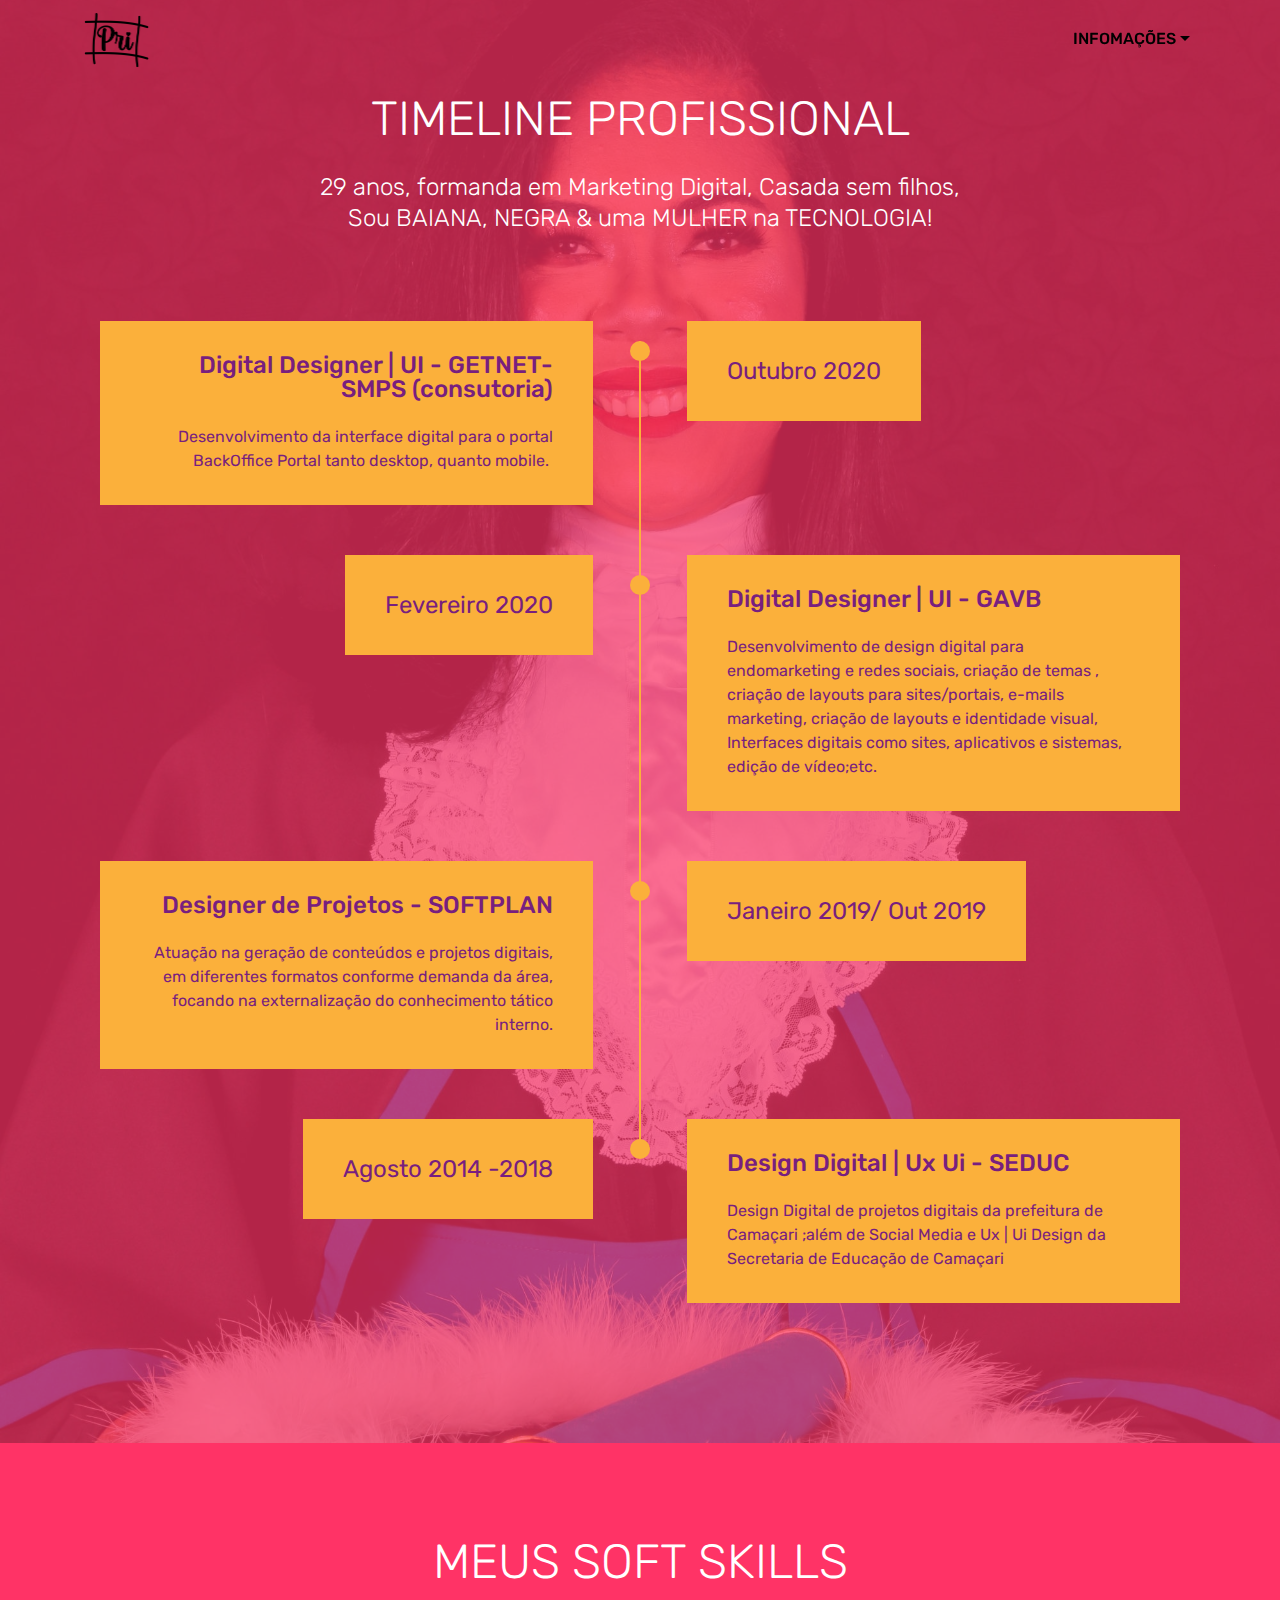
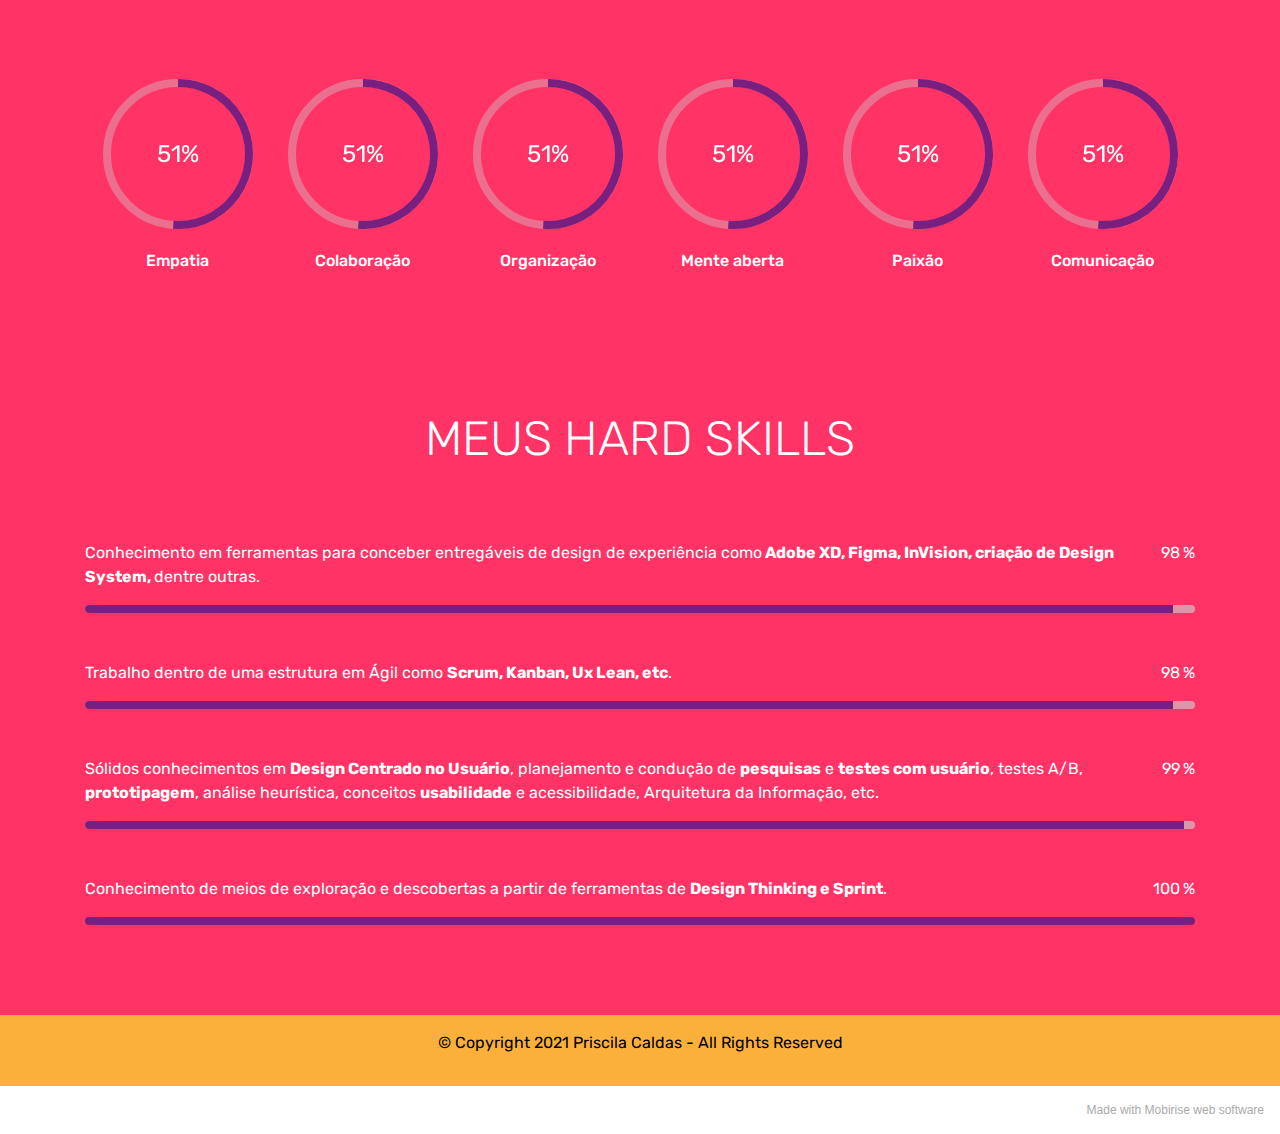
<file: experiencias.html>
<!DOCTYPE html>
<html  >
<head>
  <!-- Site made with Mobirise Website Builder v5.3.5, https://mobirise.com -->
  <meta charset="UTF-8">
  <meta http-equiv="X-UA-Compatible" content="IE=edge">
  <meta name="generator" content="Mobirise v5.3.5, mobirise.com">
  <meta name="viewport" content="width=device-width, initial-scale=1, minimum-scale=1">
  <link rel="shortcut icon" href="assets/images/kjhgf-prancheta-1-prancheta-1-147x122.png" type="image/x-icon">
  <meta name="description" content="Web Site Creator Description">
  
  
  <title>EXPERIÊNCIAS</title>
  <link rel="stylesheet" href="assets/web/assets/mobirise-icons/mobirise-icons.css">
  <link rel="stylesheet" href="assets/bootstrap/css/bootstrap.min.css">
  <link rel="stylesheet" href="assets/bootstrap/css/bootstrap-grid.min.css">
  <link rel="stylesheet" href="assets/bootstrap/css/bootstrap-reboot.min.css">
  <link rel="stylesheet" href="assets/tether/tether.min.css">
  <link rel="stylesheet" href="assets/dropdown/css/style.css">
  <link rel="stylesheet" href="assets/as-pie-progress/css/progress.min.css">
  <link rel="stylesheet" href="assets/theme/css/style.css">
  <link rel="preload" href="https://fonts.googleapis.com/css?family=Rubik:300,300i,400,400i,500,500i,700,700i,900,900i&display=swap" as="style" onload="this.onload=null;this.rel='stylesheet'">
  <noscript><link rel="stylesheet" href="https://fonts.googleapis.com/css?family=Rubik:300,300i,400,400i,500,500i,700,700i,900,900i&display=swap"></noscript>
  <link rel="preload" as="style" href="assets/mobirise/css/mbr-additional.css"><link rel="stylesheet" href="assets/mobirise/css/mbr-additional.css" type="text/css">
  
  
  
  
</head>
<body>
  
  <section class="menu cid-s6PFze5yPH" once="menu" id="menu2-h">

    

    <nav class="navbar navbar-expand beta-menu navbar-dropdown align-items-center navbar-fixed-top navbar-toggleable-sm bg-color transparent">
        <button class="navbar-toggler navbar-toggler-right" type="button" data-toggle="collapse" data-target="#navbarSupportedContent" aria-controls="navbarSupportedContent" aria-expanded="false" aria-label="Toggle navigation">
            <div class="hamburger">
                <span></span>
                <span></span>
                <span></span>
                <span></span>
            </div>
        </button>
        <div class="menu-logo">
            <div class="navbar-brand">
                <span class="navbar-logo">
                    <a href="index.html">
                        <img src="assets/images/kjhgf-prancheta-1-prancheta-1-147x122.png" alt="pri" title="" style="height: 3.8rem;">
                    </a>
                </span>
                <span class="navbar-caption-wrap"><a class="navbar-caption text-black text-primary display-4" href="index.html#top"></a></span>
            </div>
        </div>
        <div class="collapse navbar-collapse" id="navbarSupportedContent">
            <ul class="navbar-nav nav-dropdown nav-right" data-app-modern-menu="true"><li class="nav-item dropdown"><a class="nav-link link dropdown-toggle text-black display-4" href="experiencias.html" data-toggle="dropdown-submenu" aria-expanded="false">&nbsp;INFOMAÇÕES</a><div class="dropdown-menu"><a class="dropdown-item text-black display-4" href="index.html#header16-1d">PROJETOS &amp; MENTORIA</a><a class="dropdown-item text-black display-4" href="experiencias.html#timeline1-i" aria-expanded="false">EXPERIÊNCIAS</a><a class="dropdown-item text-black text-primary display-4" href="https://www.linkedin.com/in/priscila-caldas/" aria-expanded="false" target="_blank">LINKEDIN</a></div></li></ul>
            
        </div>
    </nav>
</section>

<section class="timeline1 cid-s6Q4bqqTBH" id="timeline1-i">

    

    <div class="mbr-overlay" style="opacity: 0.7; background-color: rgb(255, 51, 102);">
    </div>

    <div class="container align-center">
        <h2 class="mbr-section-title pb-3 mbr-fonts-style display-2">
            TIMELINE PROFISSIONAL</h2>
        <h3 class="mbr-section-subtitle pb-5 mbr-fonts-style display-5">
            29 anos, formanda em Marketing Digital, Casada sem filhos,<br>Sou BAIANA, NEGRA &amp; uma MULHER na TECNOLOGIA!<br><br></h3>

        <div class="container timelines-container" mbri-timelines="">
            <!--1-->
            <div class="row timeline-element reverse separline">
                 <div class="timeline-date-panel col-xs-12 col-md-6  align-left">         
                    <div class="time-line-date-content">
                        <p class="mbr-timeline-date mbr-fonts-style display-5">
                            Outubro 2020</p>
                    </div>
                </div>
           <span class="iconBackground"></span>
            <div class="col-xs-12 col-md-6 align-right">
                <div class="timeline-text-content">
                    <h4 class="mbr-timeline-title pb-3 mbr-fonts-style display-5">Digital Designer | UI - GETNET-SMPS (consutoria)</h4>
                    <p class="mbr-timeline-text mbr-fonts-style display-7">
                        Desenvolvimento da interface digital para o portal BackOffice Portal tanto desktop, quanto mobile.&nbsp;</p>
                 </div>
            </div>
            </div>
            <!--2-->
            <div class="row timeline-element separline">
                <div class="timeline-date-panel col-xs-12 col-md-6 align-right">
                    <div class="time-line-date-content">
                        <p class="mbr-timeline-date mbr-fonts-style display-5">Fevereiro 2020</p>
                    </div>
                </div>
                <span class="iconBackground"></span>
                <div class="col-xs-12 col-md-6 align-left ">
                    <div class="timeline-text-content">
                        <h4 class="mbr-timeline-title pb-3 mbr-fonts-style display-5">Digital Designer | UI - GAVB&nbsp;</h4>
                        <p class="mbr-timeline-text mbr-fonts-style display-7">Desenvolvimento de design digital para endomarketing e redes sociais, criação de temas , criação de layouts para sites/portais, e-mails marketing, criação de layouts e identidade visual, Interfaces digitais como sites, aplicativos e sistemas, edição de vídeo;etc.</p>
                    </div>
                </div>
            </div>
            <!--3-->
            <div class="row timeline-element reverse separline">
                <div class="timeline-date-panel col-xs-12 col-md-6  align-left">
                    <div class="time-line-date-content">
                        <p class="mbr-timeline-date mbr-fonts-style display-5">
                            Janeiro 2019/ Out 2019</p>
                    </div>
                </div>
                <span class="iconBackground"></span>
                <div class="col-xs-12 col-md-6 align-right">
                    <div class="timeline-text-content">
                        <h4 class="mbr-timeline-title pb-3 mbr-fonts-style display-5">Designer de Projetos - SOFTPLAN</h4>      
                        <p class="mbr-timeline-text mbr-fonts-style display-7">Atuação na geração de conteúdos e projetos digitais, em diferentes formatos conforme demanda da área, focando na externalização do conhecimento tático interno.</p>
                    </div>
                </div>
            </div>
            <!--4-->
            <div class="row timeline-element ">
                <div class="timeline-date-panel col-xs-12 col-md-6 align-right">
                    <div class="time-line-date-content">
                        <p class="mbr-timeline-date mbr-fonts-style display-5">
                            Agosto 2014 -2018</p>
                    </div>
                </div>
                <span class="iconBackground"></span>
                <div class="col-xs-12 col-md-6 align-left ">
                    <div class="timeline-text-content">
                        <h4 class="mbr-timeline-title pb-3 mbr-fonts-style display-5">Design Digital | Ux Ui - SEDUC</h4>
                        <p class="mbr-timeline-text mbr-fonts-style display-7">
                            Design Digital de projetos digitais da prefeitura de Camaçari ;além de Social Media e Ux | Ui Design da Secretaria de Educação de Camaçari
                        </p>
                    </div>
                </div>
            </div>
            <!--5-->
            
            <!--6-->
            
            <!--7-->
            
            <!--8-->
            
            <!--9-->
            
            <!--10-->
            
            <!--11-->
            
            <!--12-->
            
        </div>
    </div>
</section>

<section class="progress-bars3 cid-s6Q4dnmca5" id="progress-bars3-j">
 
     

    
    
    <div class="container">
        <h2 class="mbr-section-title pb-3 align-center mbr-fonts-style display-2">MEUS SOFT SKILLS
</h2>

        
    
        <div class="media-container-row pt-5 mt-2">
            <div class="card p-3 align-center">
                <div class="wrap">
                    <div class="pie_progress progress1" role="progressbar" data-goal="98">
                        <p class="pie_progress__number mbr-fonts-style display-5"></p>
                    </div>
                </div> 
                <div class="mbr-crt-title pt-3">
                    <h4 class="card-title py-2 mbr-fonts-style display-7">Empatia</h4>
                </div>                 
            </div>

            <div class="card p-3 align-center">
                <div class="wrap">
                    <div class="pie_progress progress2" role="progressbar" data-goal="99">
                        <p class="pie_progress__number mbr-fonts-style display-5">95%</p>
                    </div>
                </div> 
                <div class="mbr-crt-title pt-3">
                    <h4 class="card-title py-2 mbr-fonts-style display-7">
                        Colaboração
                    </h4>
                </div>                 
            </div>

            <div class="card p-3 align-center">
                <div class="wrap">
                    <div class="pie_progress progress3" role="progressbar" data-goal="100">
                        <p class="pie_progress__number mbr-fonts-style display-5"></p>
                    </div>
                </div> 
                <div class="mbr-crt-title pt-3">
                    <h4 class="card-title py-2 mbr-fonts-style display-7">
                        Organização</h4>
                </div>                 
            </div>

            <div class="card p-3 align-center">
                <div class="wrap">
                    <div class="pie_progress progress4" role="progressbar" data-goal="98">
                        <p class="pie_progress__number mbr-fonts-style display-5"></p>
                    </div>
                </div> 
                <div class="mbr-crt-title pt-3">
                    <h4 class="card-title py-2 mbr-fonts-style display-7">
                        Mente aberta</h4>
                </div>                 
            </div>

            <div class="card p-3 align-center">
                <div class="wrap">
                    <div class="pie_progress progress5" role="progressbar" data-goal="100">
                        <p class="pie_progress__number mbr-fonts-style display-5"></p>
                    </div>
                </div> 
                <div class="mbr-crt-title pt-3">
                    <h4 class="card-title py-2 mbr-fonts-style display-7">
                        Paixão</h4>
                </div>                 
            </div>

            <div class="card p-3 align-center">
                <div class="wrap">
                    <div class="pie_progress progress6" role="progressbar" data-goal="99">
                        <p class="pie_progress__number mbr-fonts-style display-5"></p>
                    </div>
                </div> 
                <div class="mbr-crt-title pt-3">
                    <h4 class="card-title py-2 mbr-fonts-style display-7">
                        Comunicação</h4>
                </div>                 
            </div>
        </div>
</div></section>

<section class="progress-bars1 cid-s6Q4etk7GD" id="progress-bars1-k">
    
    

    

    <div class="container">
        <h2 class="mbr-section-title pb-2 align-center mbr-fonts-style display-2">
            MEUS HARD SKILLS<br><br></h2>

        

        <div class="progress_elements">
            <div class="progress1 pb-5">
                <div class="title-wrap">
                    <div class="progressbar-title mbr-fonts-style display-7">
                        <p>
                            Conhecimento em ferramentas para conceber entregáveis de design de experiência como<strong> Adobe XD, Figma, InVision, criação de Design System, </strong>dentre outras.</p>
                    </div>
                    <div class="progress_value mbr-fonts-style display-7">
                        <div class="progressbar-number"></div>
                        <span>%</span>
                    </div>
                </div>
                <progress class="progress progress-primary" max="100" value="98">
                </progress>
            </div>
            
            <div class="progress2 pb-5">
                <div class="title-wrap">
                    <div class="progressbar-title mbr-fonts-style display-7">
                        <p>Trabalho dentro de uma estrutura em Ágil como <strong>Scrum, Kanban, Ux Lean, etc</strong>.
<br></p>
                    </div>
                <div class="progress_value mbr-fonts-style display-7">
                    <div class="progressbar-number"></div>
                    <span>%</span>
                </div>
                </div>
                <progress class="progress progress-primary" max="100" value="98">
                </progress>
            </div>
            
            <div class="progress3 pb-5">
                <div class="title-wrap">
                    <div class="progressbar-title mbr-fonts-style display-7">
                        <p>
                            Sólidos conhecimentos em <strong>Design Centrado no Usuário</strong>, planejamento e condução de <strong>pesquisas</strong> e <strong>testes com usuário</strong>, testes A/B, <strong>prototipagem</strong>, análise heurística, conceitos <strong>usabilidade</strong> e acessibilidade, Arquitetura da Informação,&nbsp;etc.</p>
                    </div>
                    <div class="progress_value mbr-fonts-style display-7">
                        <div class="progressbar-number"></div>
                        <span>%</span>
                    </div>
                </div>
                <progress class="progress progress-primary" max="100" value="99">
                </progress>
            </div>
            
            <div class="progress4">
                <div class="title-wrap">
                    <div class="progressbar-title mbr-fonts-style display-7">
                        <p>
                            Conhecimento de meios de exploração e descobertas a partir de ferramentas de <strong>Design Thinking e Sprint</strong>.</p>
                    </div>
                <div class="progress_value mbr-fonts-style display-7">
                    <div class="progressbar-number"></div>
                    <span>%</span>
                </div>
                </div>
                <progress class="progress progress-primary" max="100" value="100">
                </progress>
            </div>
        </div>
    </div>
</section>

<section once="footers" class="cid-s6T90QptTE" id="footer6-l">

    

    

    <div class="container">
        <div class="media-container-row align-center mbr-white">
            <div class="col-12">
                <p class="mbr-text mb-0 mbr-fonts-style display-7">
                    © Copyright 2021 Priscila Caldas - All Rights Reserved
                </p>
            </div>
        </div>
    </div>
</section><section style="background-color: #fff; font-family: -apple-system, BlinkMacSystemFont, 'Segoe UI', 'Roboto', 'Helvetica Neue', Arial, sans-serif; color:#aaa; font-size:12px; padding: 0; align-items: center; display: flex;"><a href="https://mobirise.site/p" style="flex: 1 1; height: 3rem; padding-left: 1rem;"></a><p style="flex: 0 0 auto; margin:0; padding-right:1rem;"><a href="https://mobirise.site/i" style="color:#aaa;">Made with Mobirise</a> web software</p></section><script src="assets/web/assets/jquery/jquery.min.js"></script>  <script src="assets/popper/popper.min.js"></script>  <script src="assets/bootstrap/js/bootstrap.min.js"></script>  <script src="assets/tether/tether.min.js"></script>  <script src="assets/smoothscroll/smooth-scroll.js"></script>  <script src="assets/dropdown/js/nav-dropdown.js"></script>  <script src="assets/dropdown/js/navbar-dropdown.js"></script>  <script src="assets/touchswipe/jquery.touch-swipe.min.js"></script>  <script src="assets/as-pie-progress/jquery-as-pie-progress.min.js"></script>  <script src="assets/theme/js/script.js"></script>  
  
  
</body>
</html>
</file>
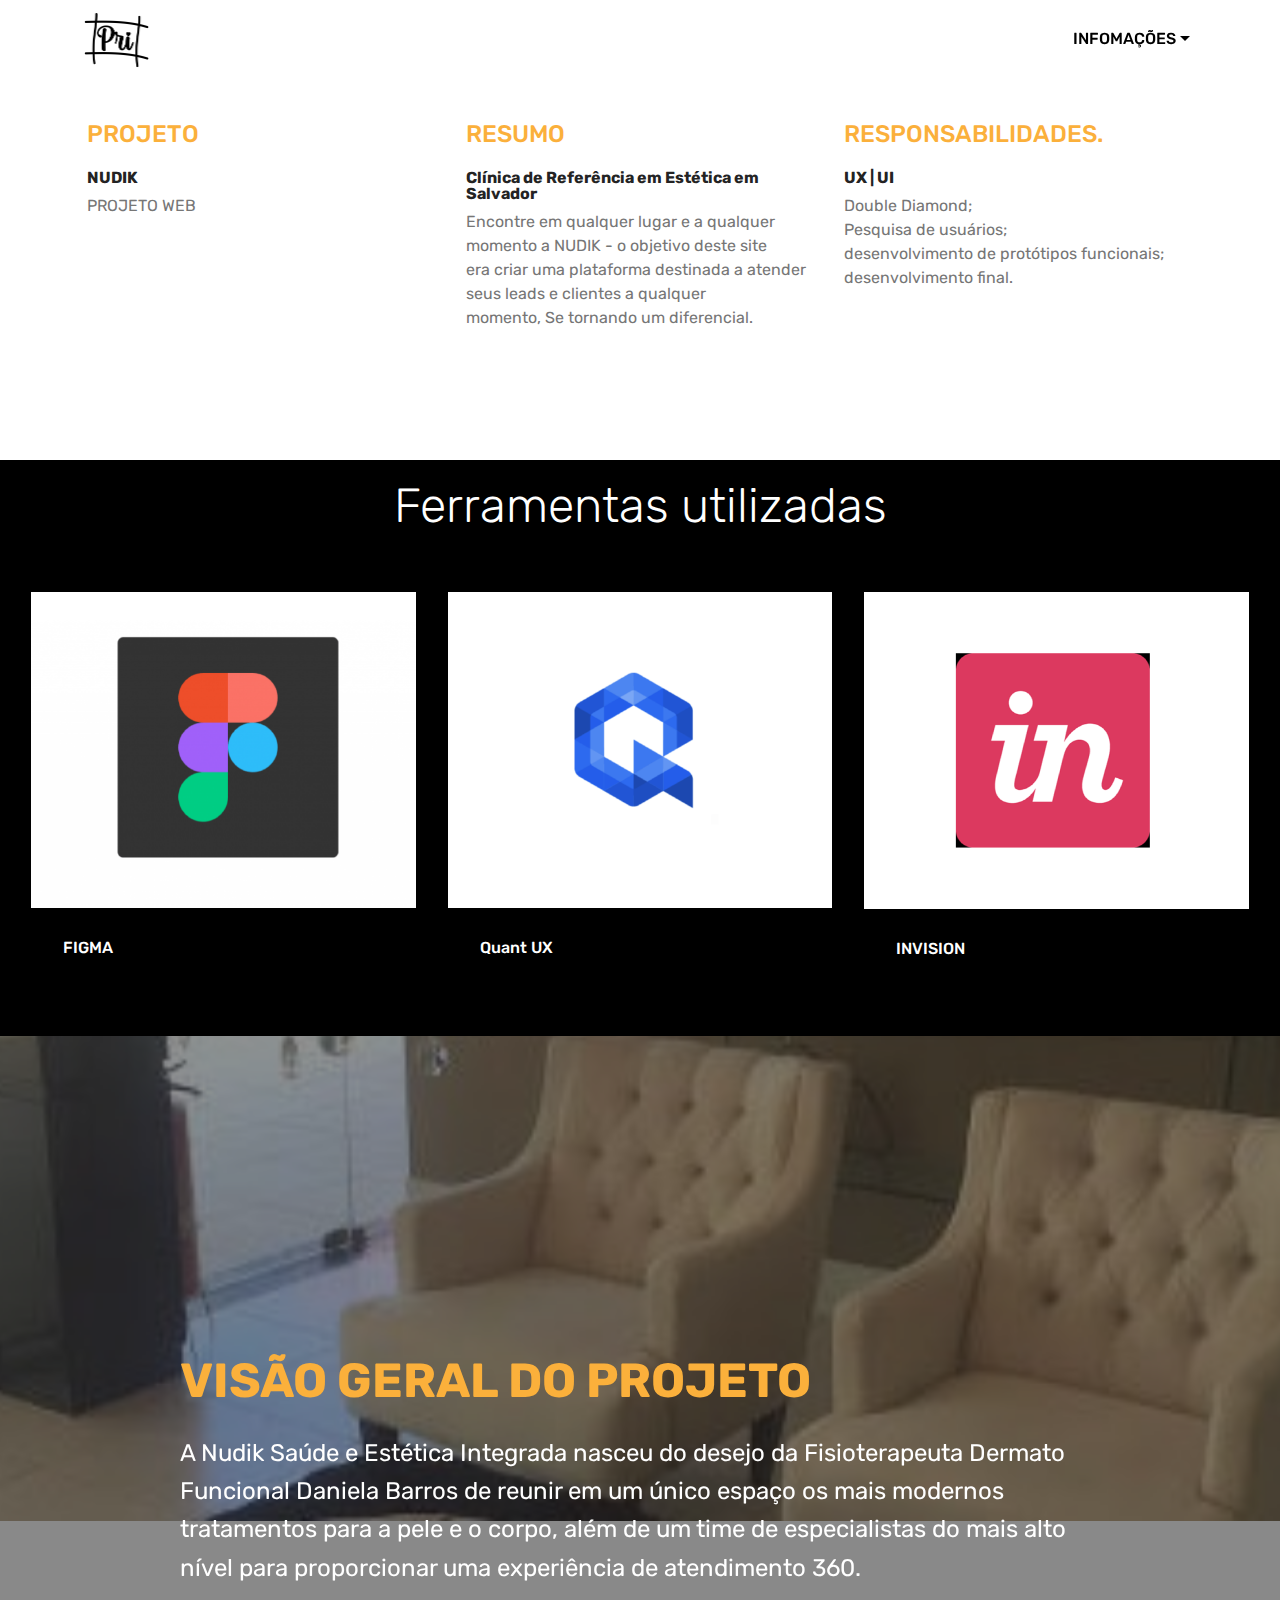
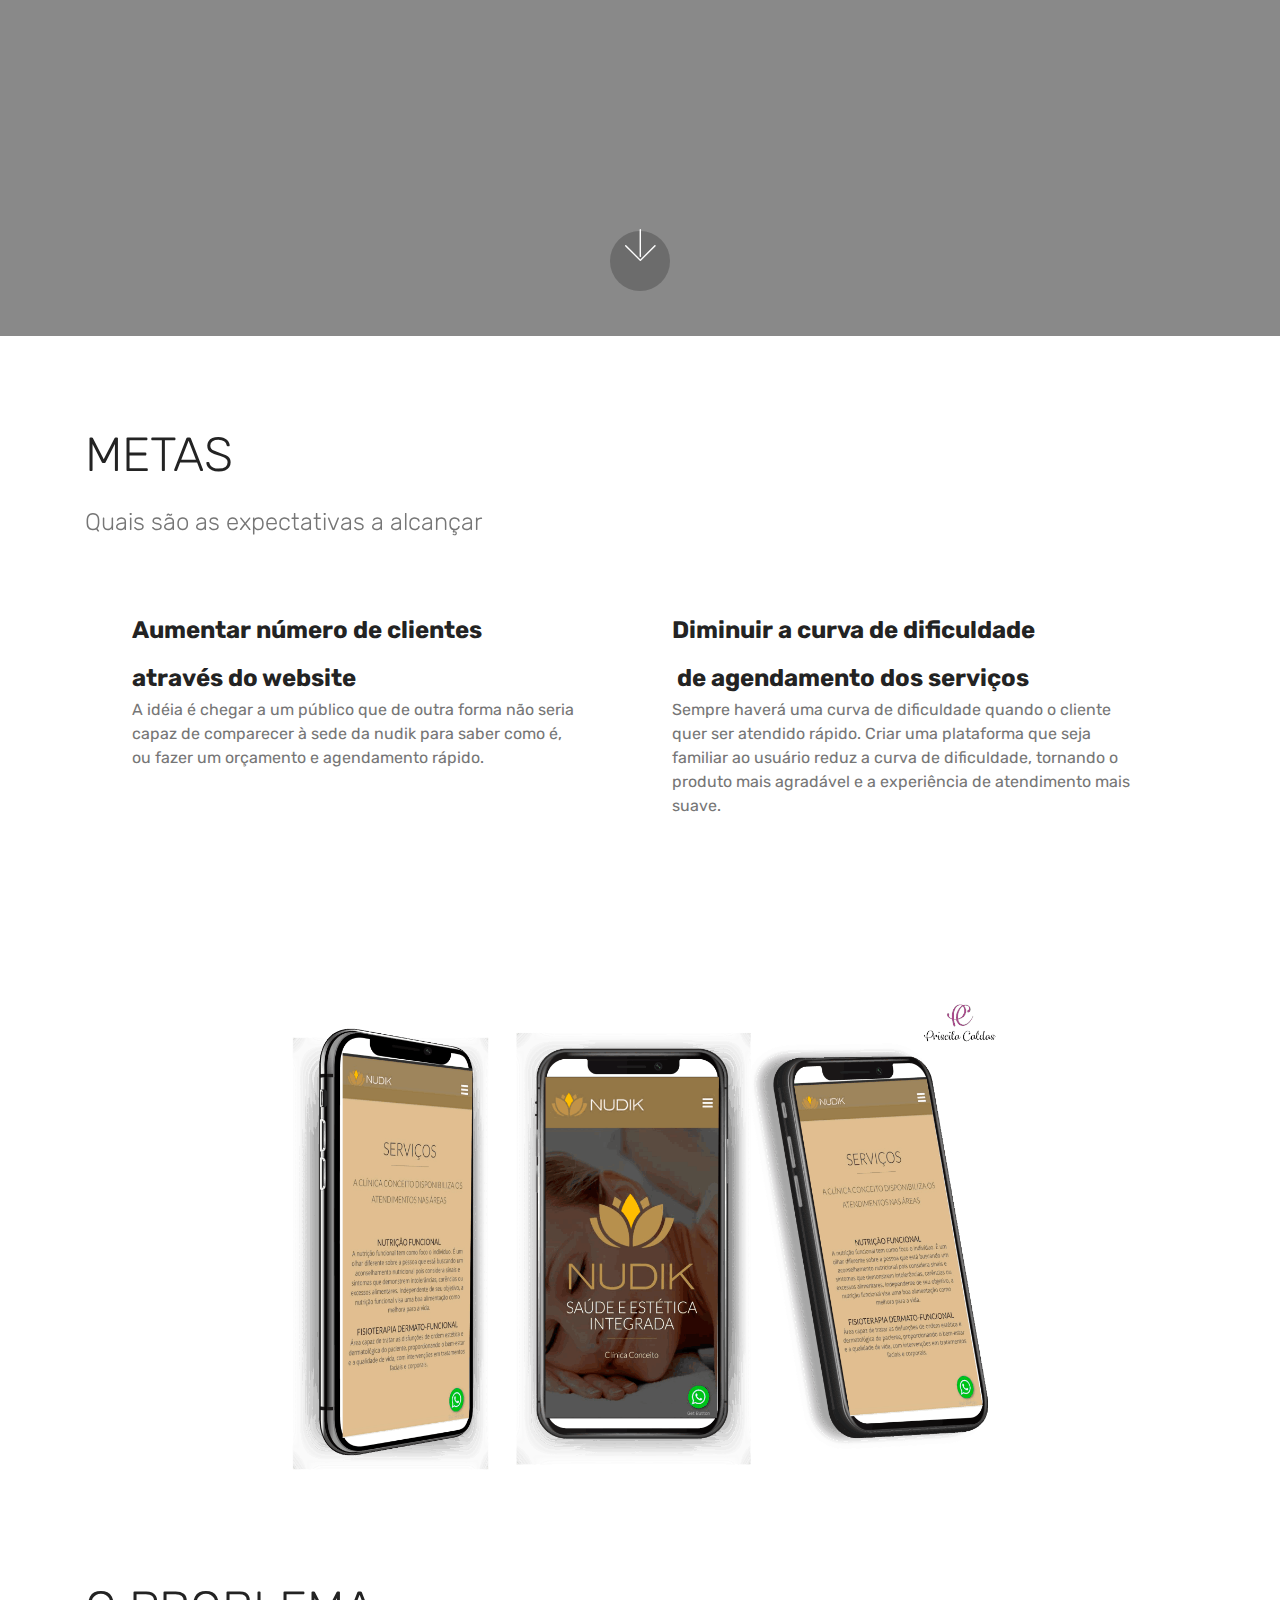
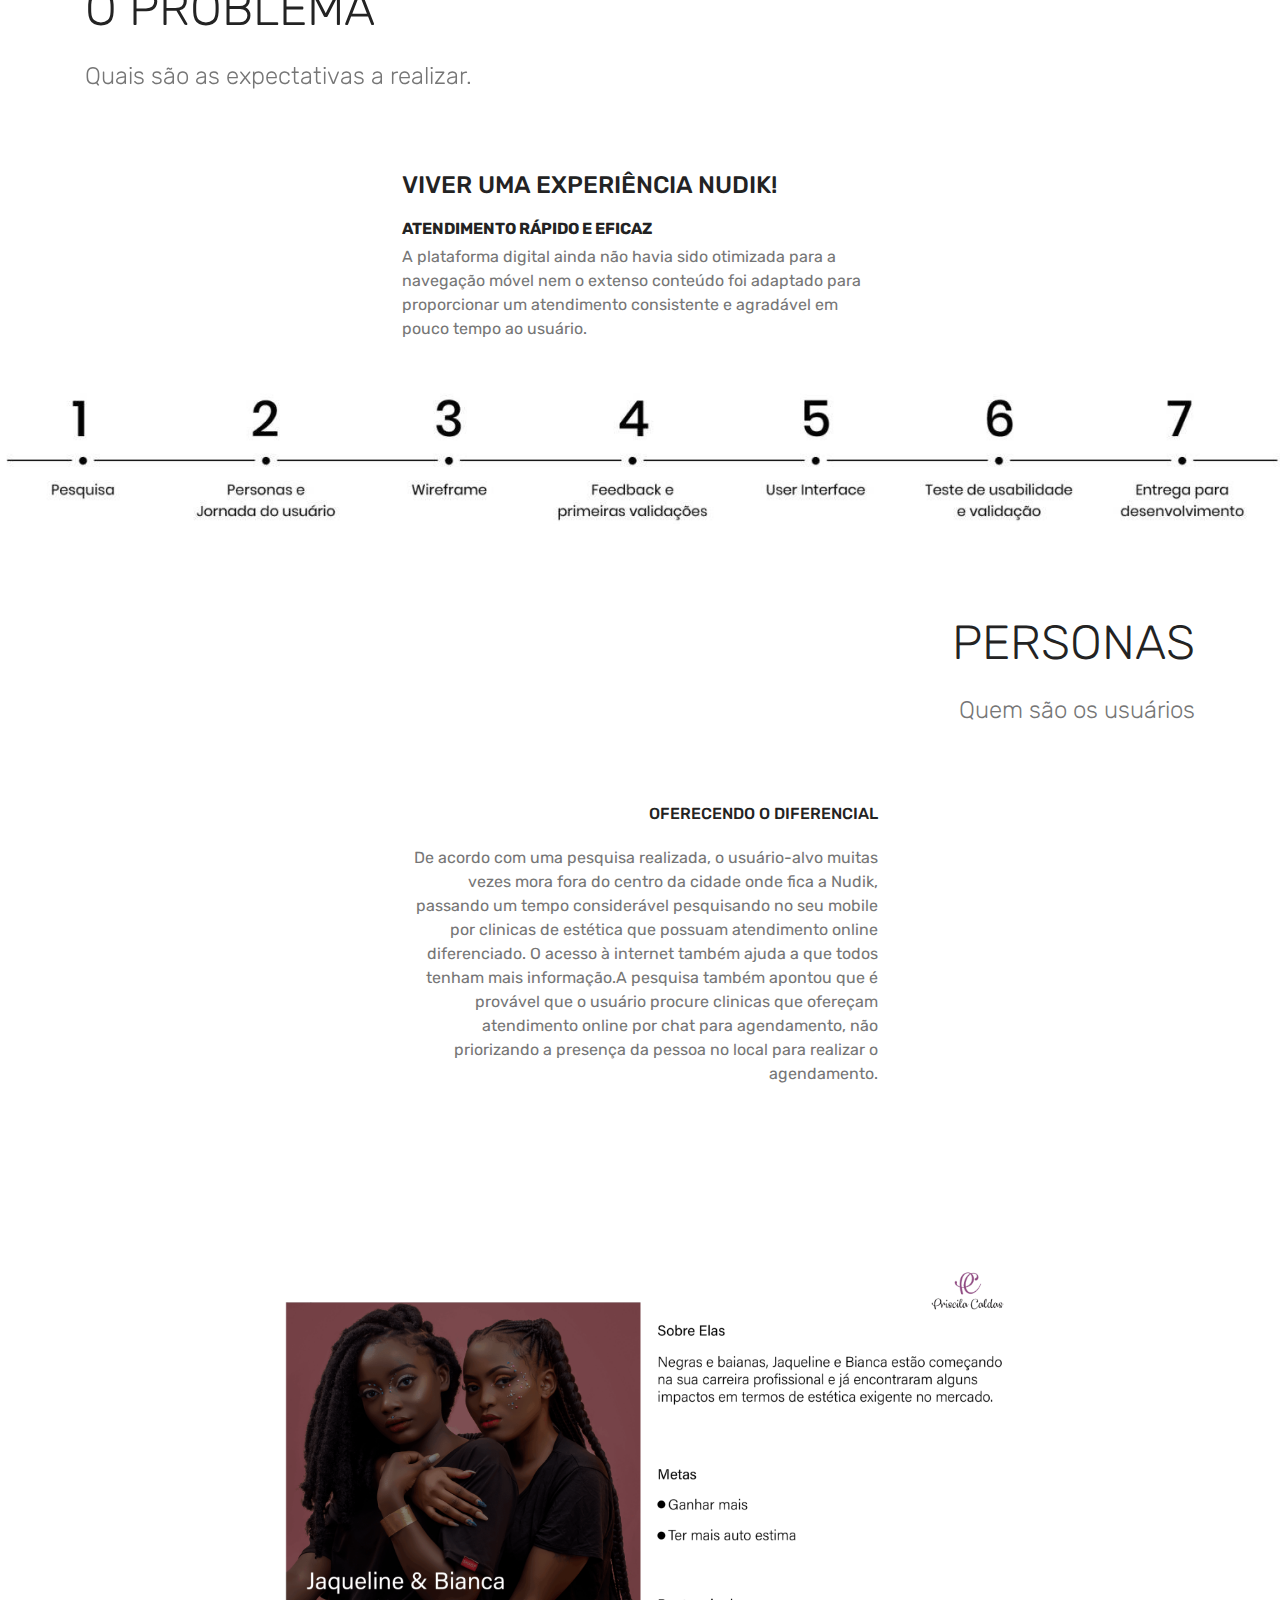
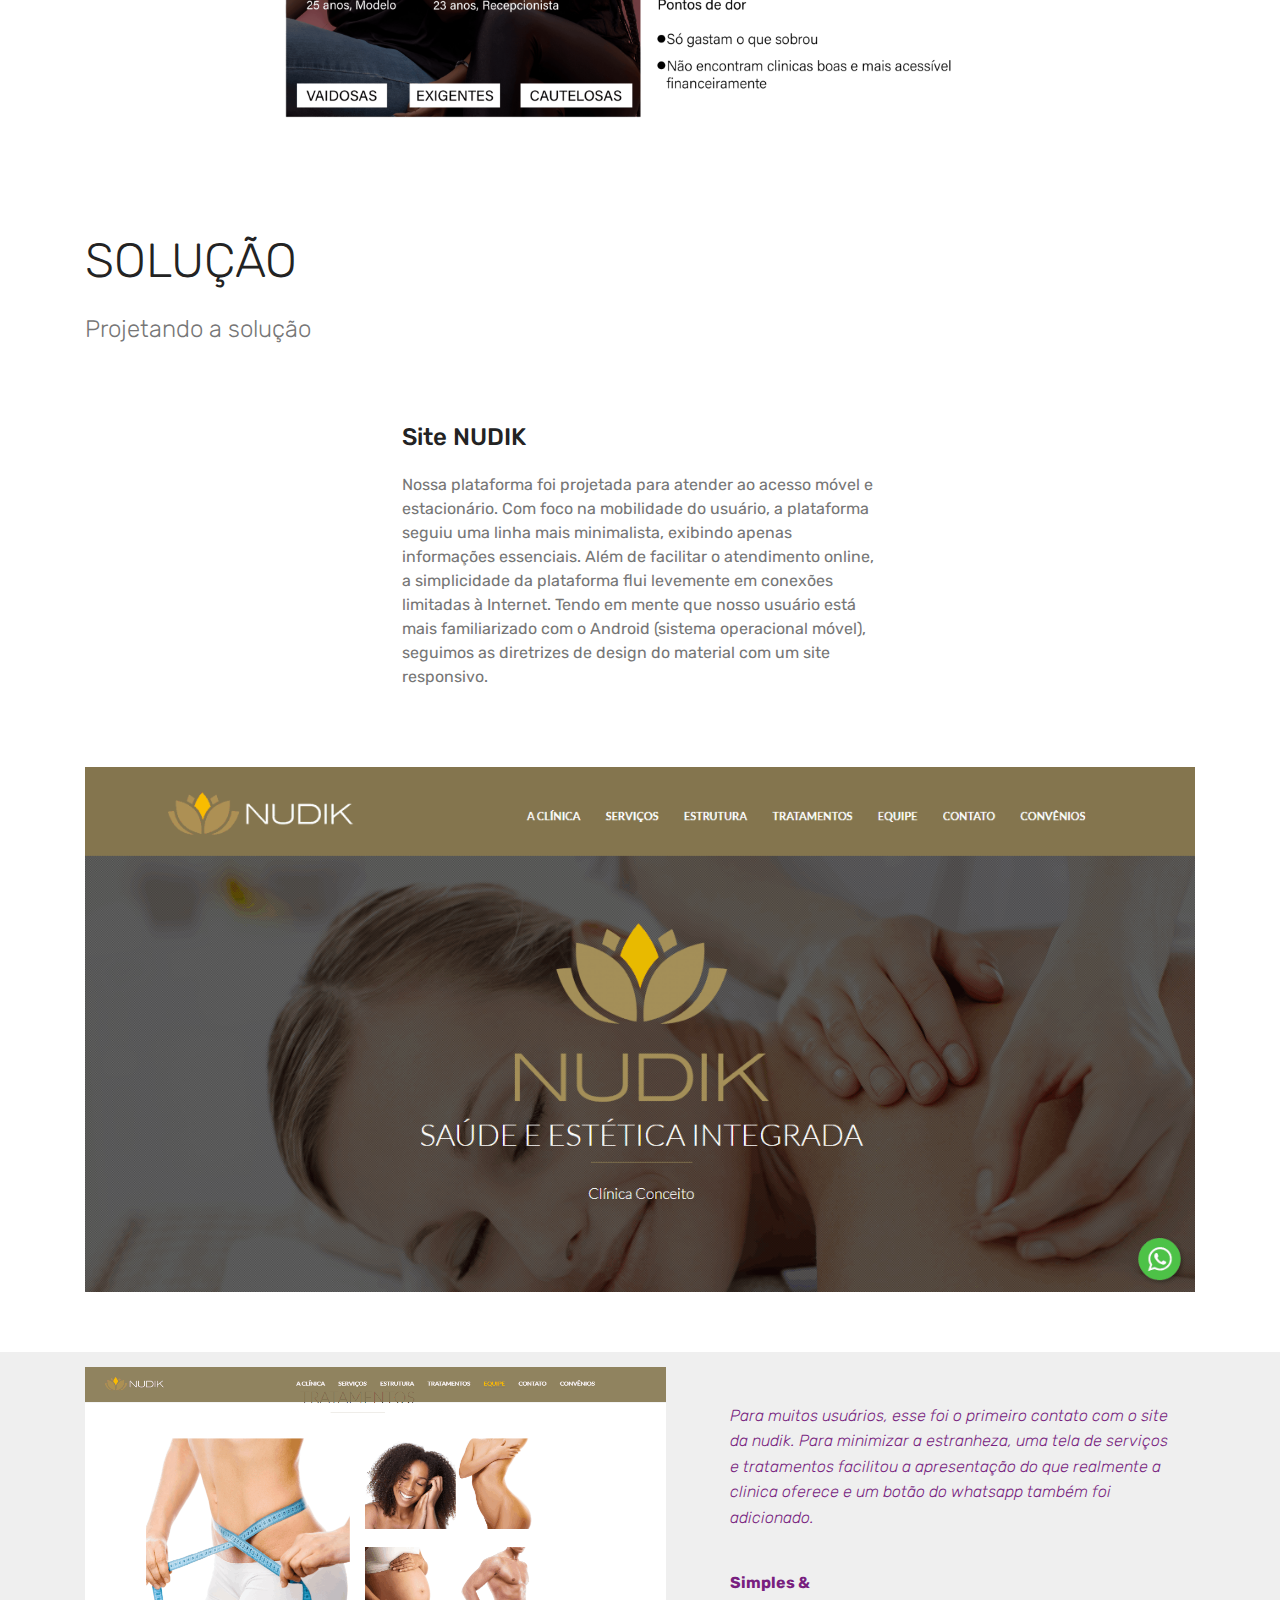
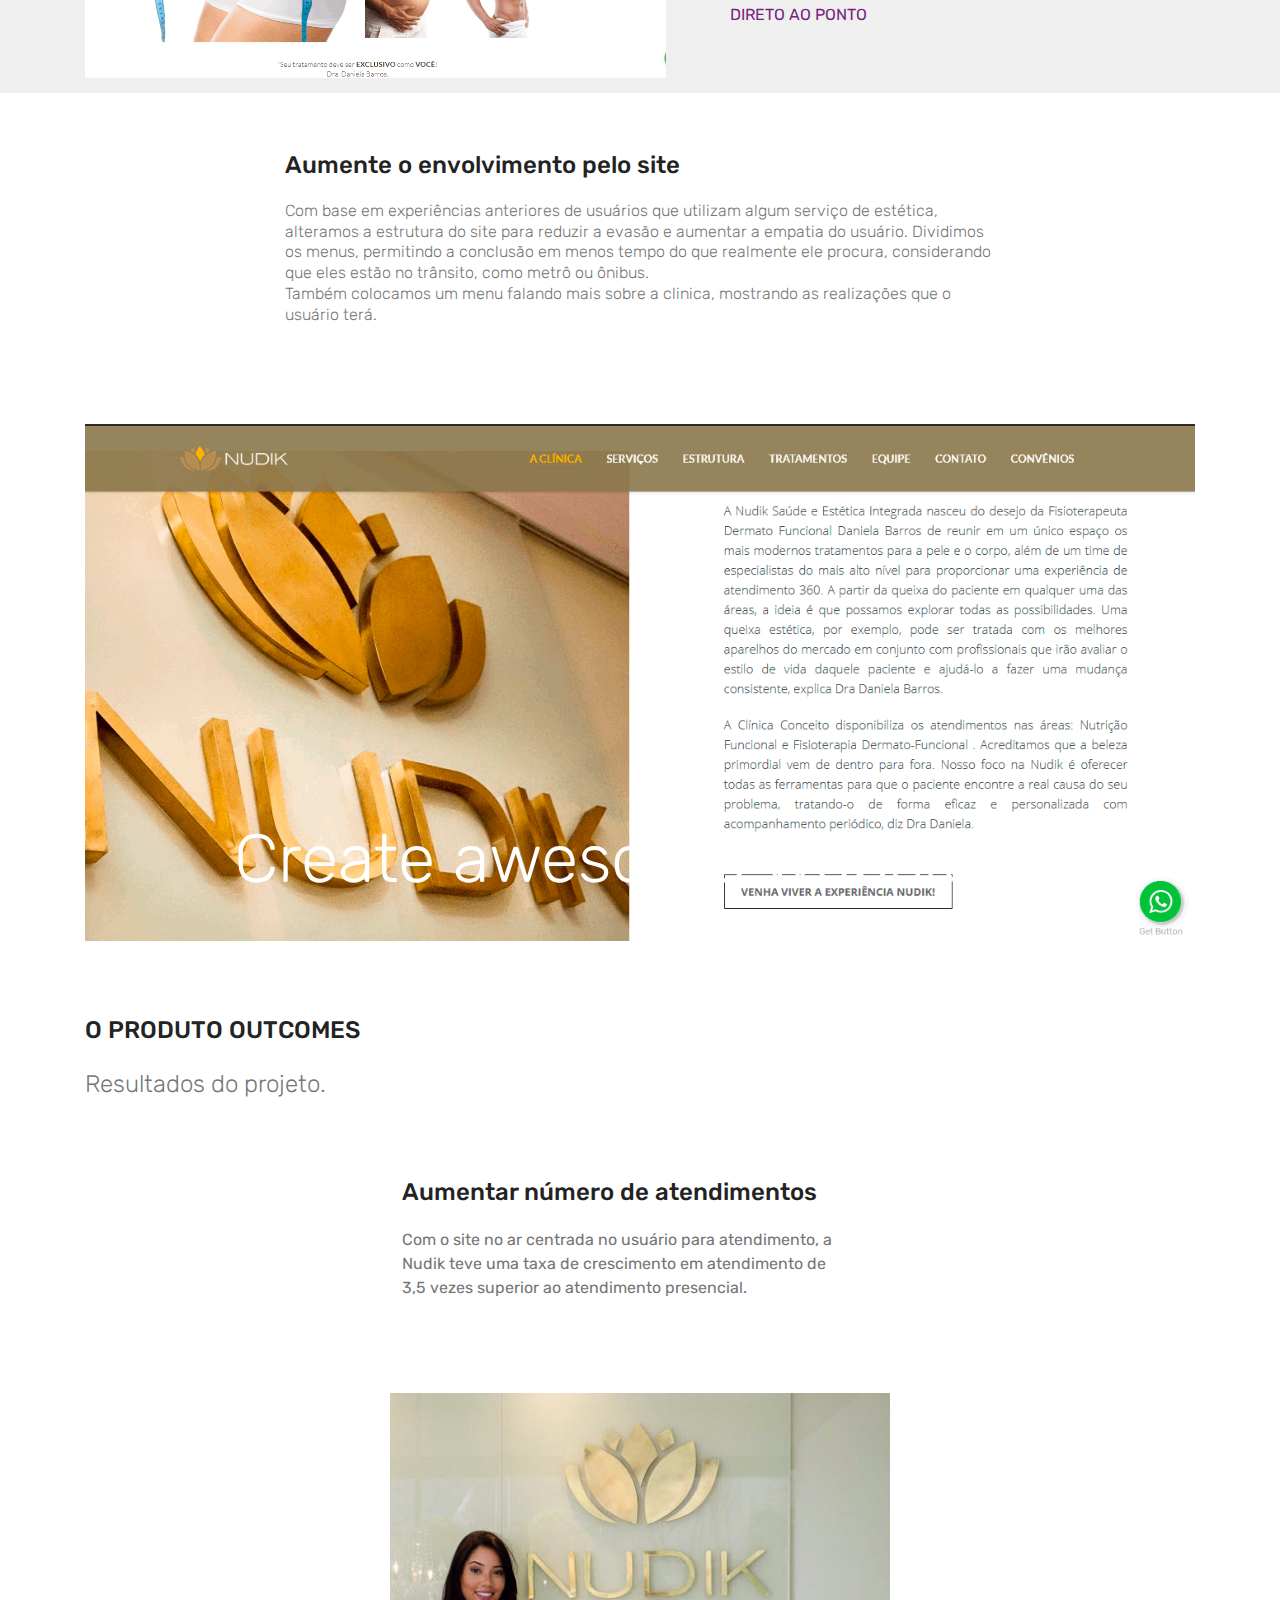
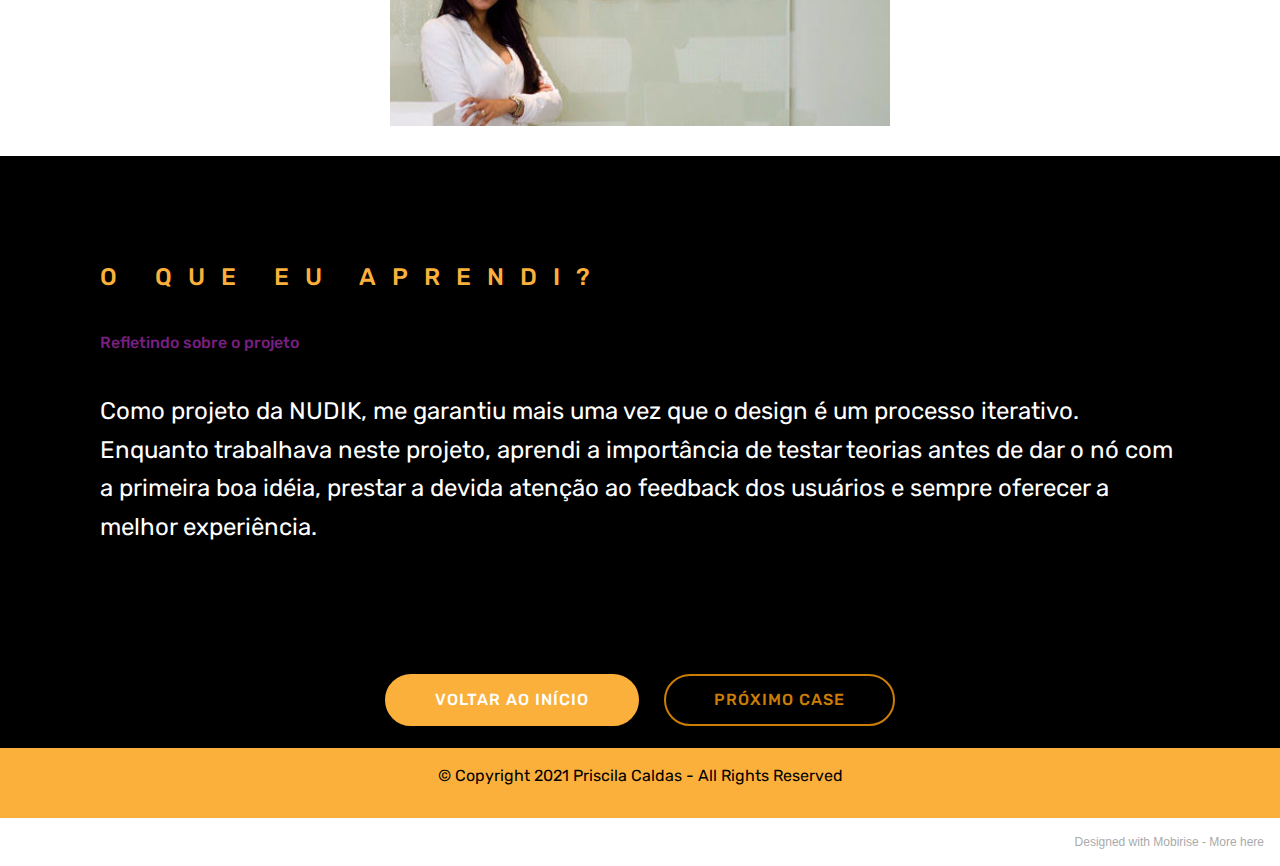
<file: page2.html>
<!DOCTYPE html>
<html  >
<head>
  <!-- Site made with Mobirise Website Builder v5.3.5, https://mobirise.com -->
  <meta charset="UTF-8">
  <meta http-equiv="X-UA-Compatible" content="IE=edge">
  <meta name="generator" content="Mobirise v5.3.5, mobirise.com">
  <meta name="viewport" content="width=device-width, initial-scale=1, minimum-scale=1">
  <link rel="shortcut icon" href="assets/images/kjhgf-prancheta-1-prancheta-1-147x122.png" type="image/x-icon">
  <meta name="description" content="Web Builder Description">
  
  
  <title>CASE NUDIK</title>
  <link rel="stylesheet" href="assets/web/assets/mobirise-icons/mobirise-icons.css">
  <link rel="stylesheet" href="assets/bootstrap/css/bootstrap.min.css">
  <link rel="stylesheet" href="assets/bootstrap/css/bootstrap-grid.min.css">
  <link rel="stylesheet" href="assets/bootstrap/css/bootstrap-reboot.min.css">
  <link rel="stylesheet" href="assets/tether/tether.min.css">
  <link rel="stylesheet" href="assets/dropdown/css/style.css">
  <link rel="stylesheet" href="assets/theme/css/style.css">
  <link rel="preload" href="https://fonts.googleapis.com/css?family=Rubik:300,300i,400,400i,500,500i,700,700i,900,900i&display=swap" as="style" onload="this.onload=null;this.rel='stylesheet'">
  <noscript><link rel="stylesheet" href="https://fonts.googleapis.com/css?family=Rubik:300,300i,400,400i,500,500i,700,700i,900,900i&display=swap"></noscript>
  <link rel="preload" as="style" href="assets/mobirise/css/mbr-additional.css"><link rel="stylesheet" href="assets/mobirise/css/mbr-additional.css" type="text/css">
  
  
  
  
</head>
<body>
  
  <section class="menu cid-s6PFze5yPH" once="menu" id="menu2-m">

    

    <nav class="navbar navbar-expand beta-menu navbar-dropdown align-items-center navbar-fixed-top navbar-toggleable-sm bg-color transparent">
        <button class="navbar-toggler navbar-toggler-right" type="button" data-toggle="collapse" data-target="#navbarSupportedContent" aria-controls="navbarSupportedContent" aria-expanded="false" aria-label="Toggle navigation">
            <div class="hamburger">
                <span></span>
                <span></span>
                <span></span>
                <span></span>
            </div>
        </button>
        <div class="menu-logo">
            <div class="navbar-brand">
                <span class="navbar-logo">
                    <a href="index.html">
                        <img src="assets/images/kjhgf-prancheta-1-prancheta-1-147x122.png" alt="pri" title="" style="height: 3.8rem;">
                    </a>
                </span>
                <span class="navbar-caption-wrap"><a class="navbar-caption text-black text-primary display-4" href="index.html#top"></a></span>
            </div>
        </div>
        <div class="collapse navbar-collapse" id="navbarSupportedContent">
            <ul class="navbar-nav nav-dropdown nav-right" data-app-modern-menu="true"><li class="nav-item dropdown"><a class="nav-link link dropdown-toggle text-black display-4" href="experiencias.html" data-toggle="dropdown-submenu" aria-expanded="false">&nbsp;INFOMAÇÕES</a><div class="dropdown-menu"><a class="dropdown-item text-black display-4" href="index.html#header16-1d">PROJETOS &amp; MENTORIA</a><a class="dropdown-item text-black display-4" href="experiencias.html#timeline1-i" aria-expanded="false">EXPERIÊNCIAS</a><a class="dropdown-item text-black text-primary display-4" href="https://www.linkedin.com/in/priscila-caldas/" aria-expanded="false" target="_blank">LINKEDIN</a></div></li></ul>
            
        </div>
    </nav>
</section>

<section class="counters6 counters cid-s6TDziDB2G" id="counters6-t">

    

    

    <div class="container pt-4 mt-2">
        
        
        <div class="row justify-content-center">
                <div class="cards-container">
                    <div class="card col-12 col-md-6 col-lg-4 pb-md-4">
                        <div class="panel-item align-center">
                            <div class="card-img pb-3">
                                <h3 class="img-text mbr-fonts-style display-5">PROJETO</h3>
                            </div>
                            <div class="card-text">
                                <h4 class="mbr-content-title mbr-bold mbr-fonts-style display-7">NUDIK</h4>
                                <p class="mbr-content-text mbr-fonts-style display-7">PROJETO WEB</p>
                            </div>
                        </div>
                    </div>
                    <div class="card col-12 col-md-6 col-lg-4 pb-md-4">
                        <div class="panel-item align-center">
                            <div class="card-img pb-3">
                                <h3 class="img-text mbr-fonts-style display-5">RESUMO</h3>
                            </div>
                            <div class="card-text">
                                <h4 class="mbr-content-title mbr-bold mbr-fonts-style display-7"><div>Clínica de Referência em Estética em Salvador</div></h4>
                                <p class="mbr-content-text mbr-fonts-style display-7">
                                    Encontre em qualquer lugar e a qualquer momento a NUDIK - o objetivo deste site<br> era criar uma plataforma destinada a atender seus leads e clientes a qualquer<br>momento, Se tornando um diferencial.</p>
                            </div>
                        </div>
                    </div>
                    <div class="card col-12 col-md-6 col-lg-4 last-child">
                        <div class="panel-item align-center">
                            <div class="card-img pb-3">
                                <h3 class="img-text mbr-fonts-style display-5">RESPONSABILIDADES.</h3>
                            </div>
                            <div class="card-text">
                                <h4 class="mbr-content-title mbr-bold mbr-fonts-style display-7">UX | UI</h4>
                                <p class="mbr-content-text mbr-fonts-style display-7">Double Diamond;<br>Pesquisa de usuários;<br> desenvolvimento de protótipos funcionais;<br>desenvolvimento final.</p>
                            </div>
                        </div>
                    </div>
                    
                </div>
            </div>
    </div>
</section>

<section class="header1 cid-s8dz3zl1Jp" id="header16-1y">

    

    

    <div class="container">
        <div class="row justify-content-md-center">
            <div class="col-md-10 align-center">
                
                <h3 class="mbr-section-subtitle mbr-light pb-3 mbr-fonts-style display-2">
                    Ferramentas utilizadas</h3>
                
                
            </div>
        </div>
    </div>

</section>

<section class="features17 cid-s89C77eToL" id="features17-1w">
    
    

    
    <div class="container-fluid">
        <div class="media-container-row">
            <div class="card p-3 col-12 col-md-6 col-lg-4">
                <div class="card-wrapper">
                    <div class="card-img">
                        <img src="assets/images/figma-prancheta-1-1188x976.png" alt="Mobirise" title="">
                    </div>
                    <div class="card-box">
                        <h4 class="card-title pb-3 mbr-fonts-style display-7">
                            FIGMA</h4>
                        
                    </div>
                </div>
            </div>

            <div class="card p-3 col-12 col-md-6 col-lg-4">
                <div class="card-wrapper">
                    <div class="card-img">
                        <img src="assets/images/quant-ux-prancheta-1-1188x976.png" alt="Mobirise" title="">
                    </div>
                    <div class="card-box">
                        <h4 class="card-title pb-3 mbr-fonts-style display-7">
                            Quant UX</h4>
                        
                    </div>
                </div>
            </div>

            <div class="card p-3 col-12 col-md-6 col-lg-4">
                <div class="card-wrapper">
                    <div class="card-img">
                        <img src="assets/images/invision-prancheta-1-770x633.png" alt="Mobirise" title="">
                    </div>
                    <div class="card-box">
                        <h4 class="card-title pb-3 mbr-fonts-style display-7">
                            INVISION</h4>
                        
                    </div>
                </div>
            </div>

            
            
            
        </div>
    </div>
</section>

<section class="cid-s6TFmPDeQN mbr-fullscreen mbr-parallax-background" id="header2-v">

    

    <div class="mbr-overlay" style="opacity: 0.5; background-color: rgb(35, 35, 35);"></div>

    <div class="container align-center">
        <div class="row justify-content-md-center">
            <div class="mbr-white col-md-10">
                <h1 class="mbr-section-title mbr-bold pb-3 mbr-fonts-style display-2">VISÃO GERAL DO PROJETO</h1>
                
                <p class="mbr-text pb-3 mbr-fonts-style display-5">
                    A Nudik Saúde e Estética Integrada nasceu do desejo da Fisioterapeuta Dermato Funcional Daniela Barros de reunir em um único espaço os mais modernos tratamentos para a pele e o corpo, além de um time de especialistas do mais alto nível para proporcionar uma experiência de atendimento 360.
                </p>
                
            </div>
        </div>
    </div>
    <div class="mbr-arrow hidden-sm-down" aria-hidden="true">
        <a href="#next">
            <i class="mbri-down mbr-iconfont"></i>
        </a>
    </div>
</section>

<section class="counters1 counters cid-s6TGERUym7" id="counters1-w">

    

    

    <div class="container">
        <h2 class="mbr-section-title pb-3 align-center mbr-fonts-style display-2">
            METAS</h2>
        <h3 class="mbr-section-subtitle mbr-fonts-style display-5">Quais são as expectativas a alcançar</h3>

        <div class="container pt-4 mt-2">
            <div class="media-container-row">
                <div class="card p-3 align-center col-12 col-md-6">
                    <div class="panel-item p-3">
                        

                        <div class="card-text">
                            <h3 class="count pt-3 pb-3 mbr-fonts-style display-5"><strong>Aumentar número de clientes</strong></h3>
                            <h4 class="mbr-content-title mbr-bold mbr-fonts-style display-5">
                                através do website</h4>
                            <p class="mbr-content-text mbr-fonts-style display-7">
                                A idéia é chegar a um público que de outra forma não seria capaz de comparecer à sede da nudik para saber como é,<br>ou fazer um orçamento e agendamento rápido.
                            </p>
                        </div>
                    </div>
                </div>


                <div class="card p-3 align-center col-12 col-md-6">
                    <div class="panel-item p-3">
                        
                        <div class="card-text">
                            <h3 class="count pt-3 pb-3 mbr-fonts-style display-5"><strong>Diminuir a curva de dificuldade</strong></h3>
                            <h4 class="mbr-content-title mbr-bold mbr-fonts-style display-5">&nbsp;de agendamento dos serviços</h4>
                            <p class="mbr-content-text mbr-fonts-style display-7">
                                    Sempre haverá uma curva de dificuldade quando o cliente quer ser atendido rápido. Criar uma plataforma que seja familiar ao usuário reduz a curva de dificuldade, tornando o produto mais agradável e a experiência de atendimento mais suave.
                            </p>
                        </div>
                    </div>
                </div>

                


                
            </div>
        </div>
   </div>
</section>

<section class="cid-s6U3PbGuib" id="image2-x">

    

    <figure class="mbr-figure container">
        <div class="image-block" style="width: 70%;">
            <img src="assets/images/nudikk-site-1466x978.png" alt="Mobirise" title="">
            
        </div>
    </figure>
</section>

<section class="counters1 counters cid-s6U9OdyVZ7" id="counters1-y">

    

    

    <div class="container">
        <h2 class="mbr-section-title pb-3 align-center mbr-fonts-style display-2">O PROBLEMA</h2>
        <h3 class="mbr-section-subtitle mbr-fonts-style display-5">Quais são as expectativas a realizar.</h3>

        <div class="container pt-4 mt-2">
            <div class="media-container-row">
                <div class="card p-3 align-center col-12 col-md-6">
                    <div class="panel-item p-3">
                        

                        <div class="card-text">
                            <h3 class="count pt-3 pb-3 mbr-fonts-style display-5">VIVER UMA EXPERIÊNCIA NUDIK!</h3>
                            <h4 class="mbr-content-title mbr-bold mbr-fonts-style display-7">
                                ATENDIMENTO RÁPIDO E EFICAZ</h4>
                            <p class="mbr-content-text mbr-fonts-style display-7">
                                A plataforma digital ainda não havia sido otimizada para a navegação móvel nem o extenso conteúdo foi adaptado para proporcionar um atendimento consistente e agradável em pouco tempo ao usuário.
                            </p>
                        </div>
                    </div>
                </div>


                

                


                
            </div>
        </div>
   </div>
</section>

<section class="header1 cid-s8dd8oeyyC" id="header1-1x">

    

    

    <div class="container">
        <div class="row justify-content-md-center">
            <div class="mbr-white col-md-10">
                
                
                
                
            </div>
        </div>
    </div>

</section>

<section class="counters1 counters cid-s6UmfbkwAN" id="counters1-z">

    

    

    <div class="container">
        <h2 class="mbr-section-title pb-3 align-center mbr-fonts-style display-2">
            PERSONAS</h2>
        <h3 class="mbr-section-subtitle mbr-fonts-style display-5">Quem são os usuários</h3>

        <div class="container pt-4 mt-2">
            <div class="media-container-row">
                <div class="card p-3 align-center col-12 col-md-6">
                    <div class="panel-item p-3">
                        

                        <div class="card-text">
                            <h3 class="count pt-3 pb-3 mbr-fonts-style display-7">
                                  OFERECENDO O DIFERENCIAL</h3>
                            
                            <p class="mbr-content-text mbr-fonts-style display-7">
                                De acordo com uma pesquisa realizada, o usuário-alvo muitas vezes mora fora do centro da cidade onde fica a Nudik, passando um tempo considerável pesquisando no seu mobile por clinicas de estética que possuam atendimento online diferenciado. O acesso à internet também ajuda a que todos tenham mais informação.A pesquisa também apontou que é provável que o usuário procure clinicas que ofereçam atendimento online por chat para agendamento, não priorizando a presença da pessoa no local para realizar o agendamento.
                            </p>
                        </div>
                    </div>
                </div>


                

                


                
            </div>
        </div>
   </div>
</section>

<section class="cid-s6UsZGh4p2" id="image2-10">

    

    <figure class="mbr-figure container">
        <div class="image-block" style="width: 70%;">
            <img src="assets/images/persona-nudik-3-2220x1480.png" alt="Mobirise" title="">
            
        </div>
    </figure>
</section>

<section class="counters1 counters cid-s6UD3uysmo" id="counters1-12">

    

    

    <div class="container">
        <h2 class="mbr-section-title pb-3 align-center mbr-fonts-style display-2">
            SOLUÇÃO
        </h2>
        <h3 class="mbr-section-subtitle mbr-fonts-style display-5">Projetando a solução</h3>

        <div class="container pt-4 mt-2">
            <div class="media-container-row">
                <div class="card p-3 align-center col-12 col-md-6">
                    <div class="panel-item p-3">
                        

                        <div class="card-text">
                            <h3 class="count pt-3 pb-3 mbr-fonts-style display-5">
                                  Site NUDIK</h3>
                            
                            <p class="mbr-content-text mbr-fonts-style display-7">
                                Nossa plataforma foi projetada para atender ao acesso móvel e estacionário. Com foco na mobilidade do usuário, a plataforma seguiu uma linha mais minimalista, exibindo apenas informações essenciais. Além de facilitar o atendimento online,<br>a simplicidade da plataforma flui levemente em conexões limitadas à Internet. Tendo em mente que nosso usuário está mais familiarizado com o Android (sistema operacional móvel), seguimos as diretrizes de design do material com um site responsivo.
                            </p>
                        </div>
                    </div>
                </div>


                

                


                
            </div>
        </div>
   </div>
</section>

<section class="cid-s6UHwONXJl" id="image2-13">

    

    <figure class="mbr-figure container">
        <div class="image-block" style="width: 100%;">
            <img src="assets/images/2020-06-26-16.00.06-www.nudik.com.br-bc00324fc56e-1312x621.png" alt="Mobirise" title="">
            
        </div>
    </figure>
</section>

<section class="testimonials2 cid-s6UJ5ddji4" id="testimonials2-14">

    

    

    <div class="container">
        <div class="media-container-row">
            <div class="mbr-figure pr-lg-5" style="width: 130%;">
              <img src="assets/images/86f92d75367095.5d1116019201c-1157x618.png" alt="" title="">
            </div>
            <div class="media-content px-3 align-self-center mbr-white py-2">
                    <p class="mbr-text testimonial-text mbr-fonts-style display-7">
                       Para muitos usuários, esse foi o primeiro contato com o site da nudik. Para minimizar a estranheza, uma tela de serviços e tratamentos facilitou a apresentação do que realmente a clinica oferece e um botão do whatsapp também foi adicionado.</p>
                    <p class="mbr-author-name pt-4 mb-2 mbr-fonts-style display-7">Simples &amp;</p>
                    <p class="mbr-author-desc mbr-fonts-style display-7">
                       DIRETO AO PONTO</p>
            </div>
        </div>
    </div>
</section>

<section class="mbr-section content4 cid-s6ULUe9V9M" id="content4-15">

    

    <div class="container">
        <div class="media-container-row">
            <div class="title col-12 col-md-8">
                <h2 class="align-center pb-3 mbr-fonts-style display-5">Aumente o envolvimento pelo site</h2>
                <h3 class="mbr-section-subtitle align-center mbr-light mbr-fonts-style display-7">Com base em experiências anteriores de usuários que utilizam algum serviço de estética, alteramos a estrutura do site para reduzir a evasão e aumentar a empatia do usuário. Dividimos os menus, permitindo a conclusão em menos tempo do que realmente ele procura, considerando que eles estão no trânsito, como metrô ou ônibus.
<div>
</div><div>Também colocamos um menu falando mais sobre a clinica, mostrando as realizações que o usuário terá.&nbsp;</div></h3>
                
            </div>
        </div>
    </div>
</section>

<section class="cid-s6UOCWeE0J" id="image2-16">

    

    <figure class="mbr-figure container">
        <div class="image-block" style="width: 100%;">
            <img src="assets/images/tela-222-1346x628.png" alt="Mobirise" title="">
            <figcaption class="mbr-figure-caption mbr-figure-caption-over">
                <div class="pb-5 px-3 mbr-white align-center mbr-fonts-style display-1">
                    Create awesome websites!
                </div>
            </figcaption>
        </div>
    </figure>
</section>

<section class="counters1 counters cid-s6UPJEWNRe" id="counters1-18">

    

    

    <div class="container">
        <h2 class="mbr-section-title pb-3 align-center mbr-fonts-style display-5">O PRODUTO OUTCOMES</h2>
        <h3 class="mbr-section-subtitle mbr-fonts-style display-5">Resultados do projeto.</h3>

        <div class="container pt-4 mt-2">
            <div class="media-container-row">
                <div class="card p-3 align-center col-12 col-md-6">
                    <div class="panel-item p-3">
                        

                        <div class="card-text">
                            <h3 class="count pt-3 pb-3 mbr-fonts-style display-5">Aumentar número de atendimentos
</h3>
                            
                            <p class="mbr-content-text mbr-fonts-style display-7">
                                Com o site no ar centrada no usuário para atendimento, a<br>Nudik teve uma taxa de crescimento em atendimento de<br> 3,5 vezes superior ao atendimento presencial.
                            </p>
                        </div>
                    </div>
                </div>


                

                


                
            </div>
        </div>
   </div>
</section>

<section class="cid-s6URl6svey" id="image2-19">

    

    <figure class="mbr-figure container">
        <div class="image-block" style="width: 45%;">
            <img src="assets/images/unnamed-1-512x341.jpg" alt="Mobirise" title="">
            
        </div>
    </figure>
</section>

<section class="header11 cid-s6US8UVFad" id="header11-1a">

    <!-- Block parameters controls (Blue "Gear" panel) -->
    
    <!-- End block parameters -->

    
    <div class="container align-left">
        <div class="media-container-column mbr-white col-md-12">
            <h3 class="mbr-section-subtitle py-3 mbr-fonts-style display-5"><span style="font-style: normal;">O QUE EU APRENDI?</span></h3>
            <h1 class="mbr-section-title py-3 mbr-fonts-style display-7">Refletindo sobre o projeto</h1>
            <p class="mbr-text py-3 mbr-fonts-style display-5">
                Como projeto da NUDIK, me garantiu mais uma vez que o design é um processo iterativo. Enquanto trabalhava neste projeto, aprendi a importância de testar teorias antes de dar o nó com a primeira boa idéia, prestar a devida atenção ao feedback dos usuários e sempre oferecer a melhor experiência.
            </p>
            
        </div>
    </div>

    
</section>

<section class="mbr-section content8 cid-s6UT2DLEuA" id="content8-1b">

    

    <div class="container">
        <div class="media-container-row title">
            <div class="col-12 col-md-8">
                <div class="mbr-section-btn align-center"><a class="btn btn-success display-4" href="page2.html#counters6-t">VOLTAR AO INÍCIO</a> <a class="btn btn-success-outline display-4" href="page3.html">PRÓXIMO CASE</a></div>
            </div>
        </div>
    </div>
</section>

<section once="footers" class="cid-s6T90QptTE" id="footer6-n">

    

    

    <div class="container">
        <div class="media-container-row align-center mbr-white">
            <div class="col-12">
                <p class="mbr-text mb-0 mbr-fonts-style display-7">
                    © Copyright 2021 Priscila Caldas - All Rights Reserved
                </p>
            </div>
        </div>
    </div>
</section><section style="background-color: #fff; font-family: -apple-system, BlinkMacSystemFont, 'Segoe UI', 'Roboto', 'Helvetica Neue', Arial, sans-serif; color:#aaa; font-size:12px; padding: 0; align-items: center; display: flex;"><a href="https://mobirise.site/l" style="flex: 1 1; height: 3rem; padding-left: 1rem;"></a><p style="flex: 0 0 auto; margin:0; padding-right:1rem;">Designed with Mobirise - <a href="https://mobirise.site/k" style="color:#aaa;">More here</a></p></section><script src="assets/web/assets/jquery/jquery.min.js"></script>  <script src="assets/popper/popper.min.js"></script>  <script src="assets/bootstrap/js/bootstrap.min.js"></script>  <script src="assets/tether/tether.min.js"></script>  <script src="assets/smoothscroll/smooth-scroll.js"></script>  <script src="assets/dropdown/js/nav-dropdown.js"></script>  <script src="assets/dropdown/js/navbar-dropdown.js"></script>  <script src="assets/touchswipe/jquery.touch-swipe.min.js"></script>  <script src="assets/viewportchecker/jquery.viewportchecker.js"></script>  <script src="assets/parallax/jarallax.min.js"></script>  <script src="assets/theme/js/script.js"></script>  
  
  
</body>
</html>
</file>
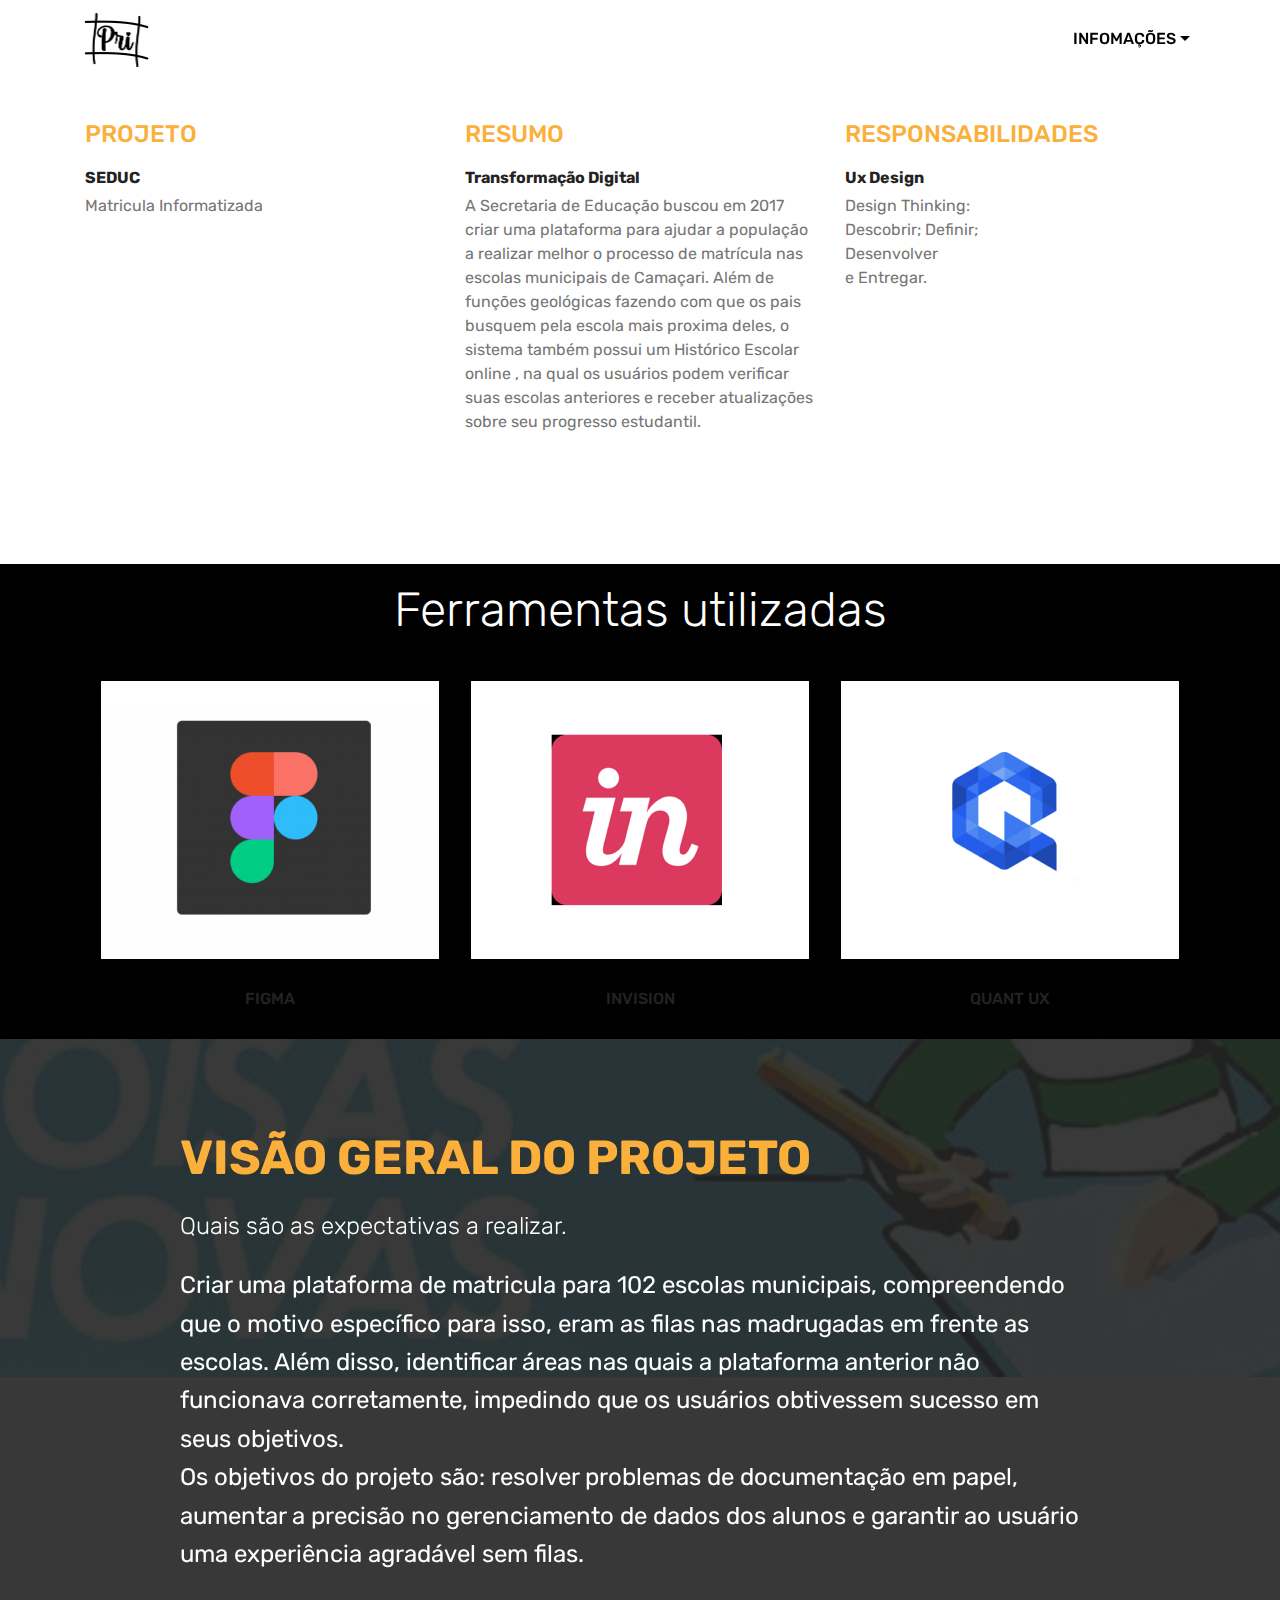
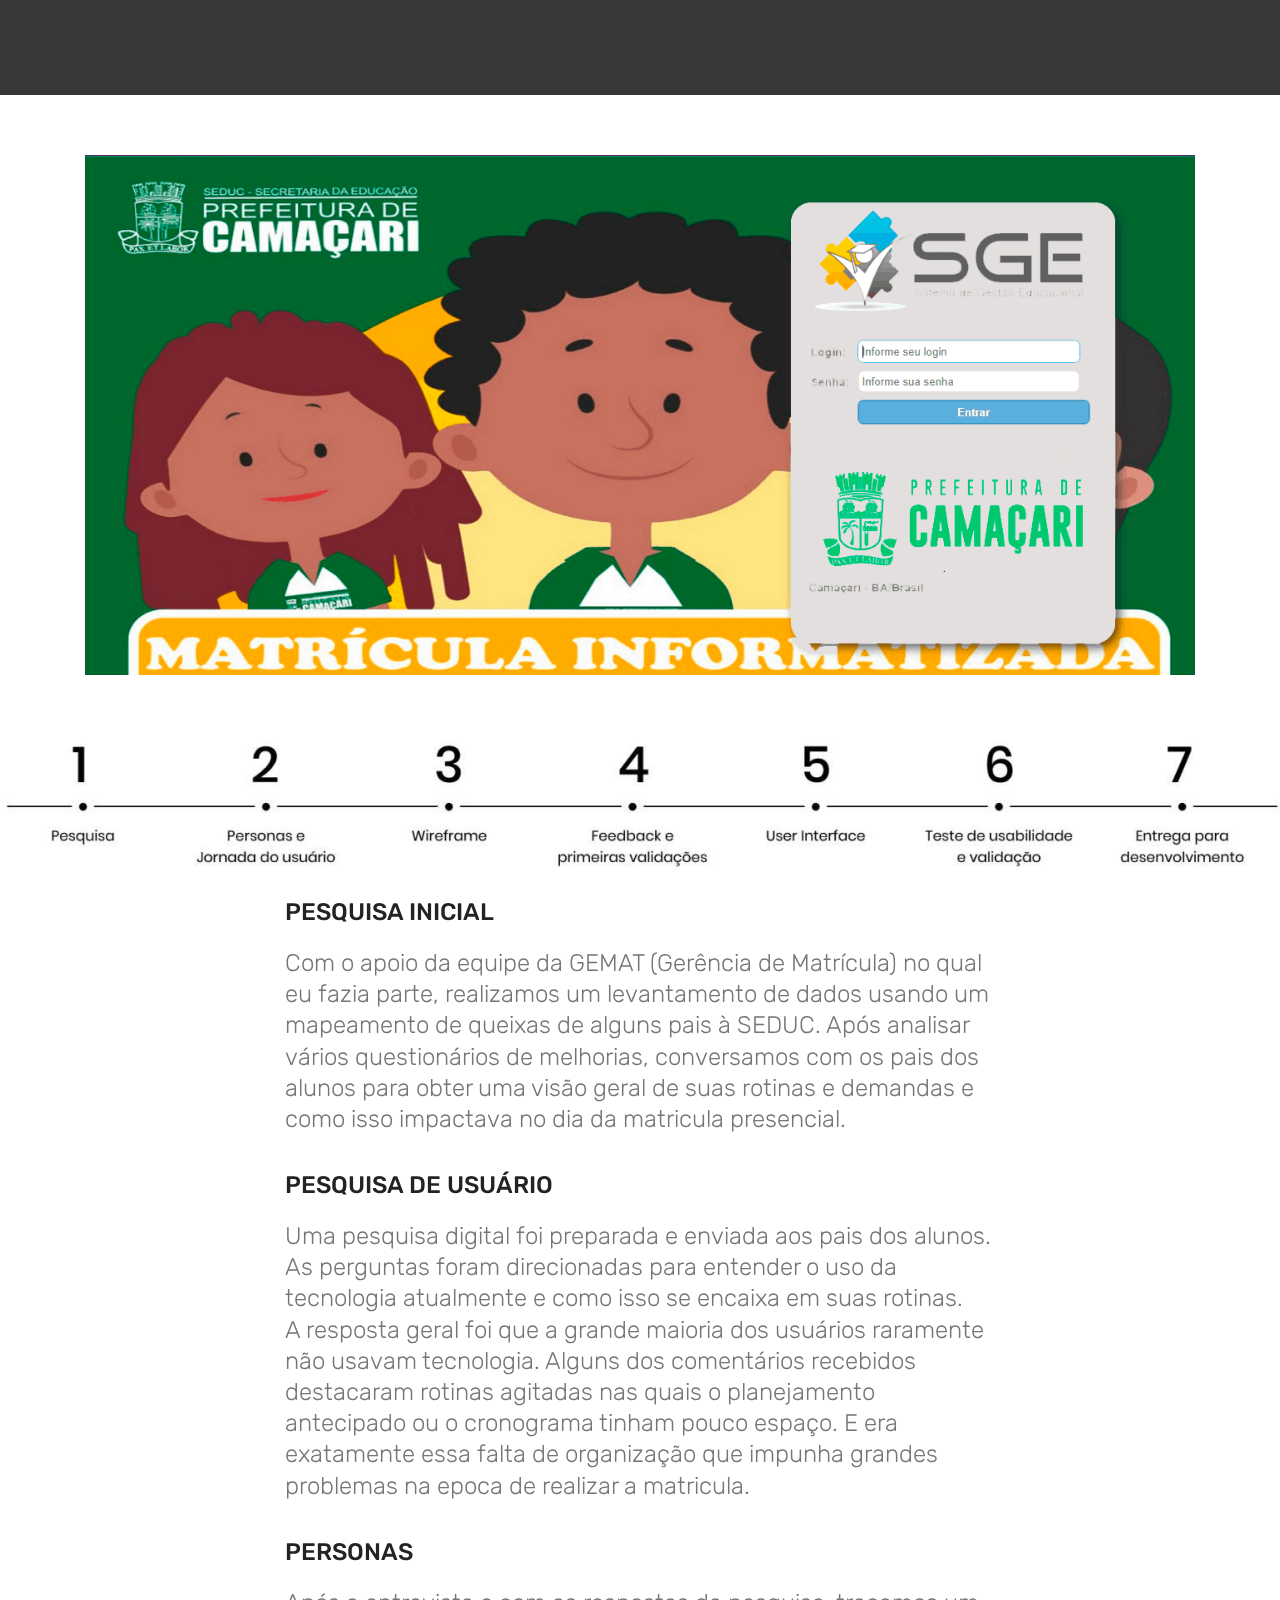
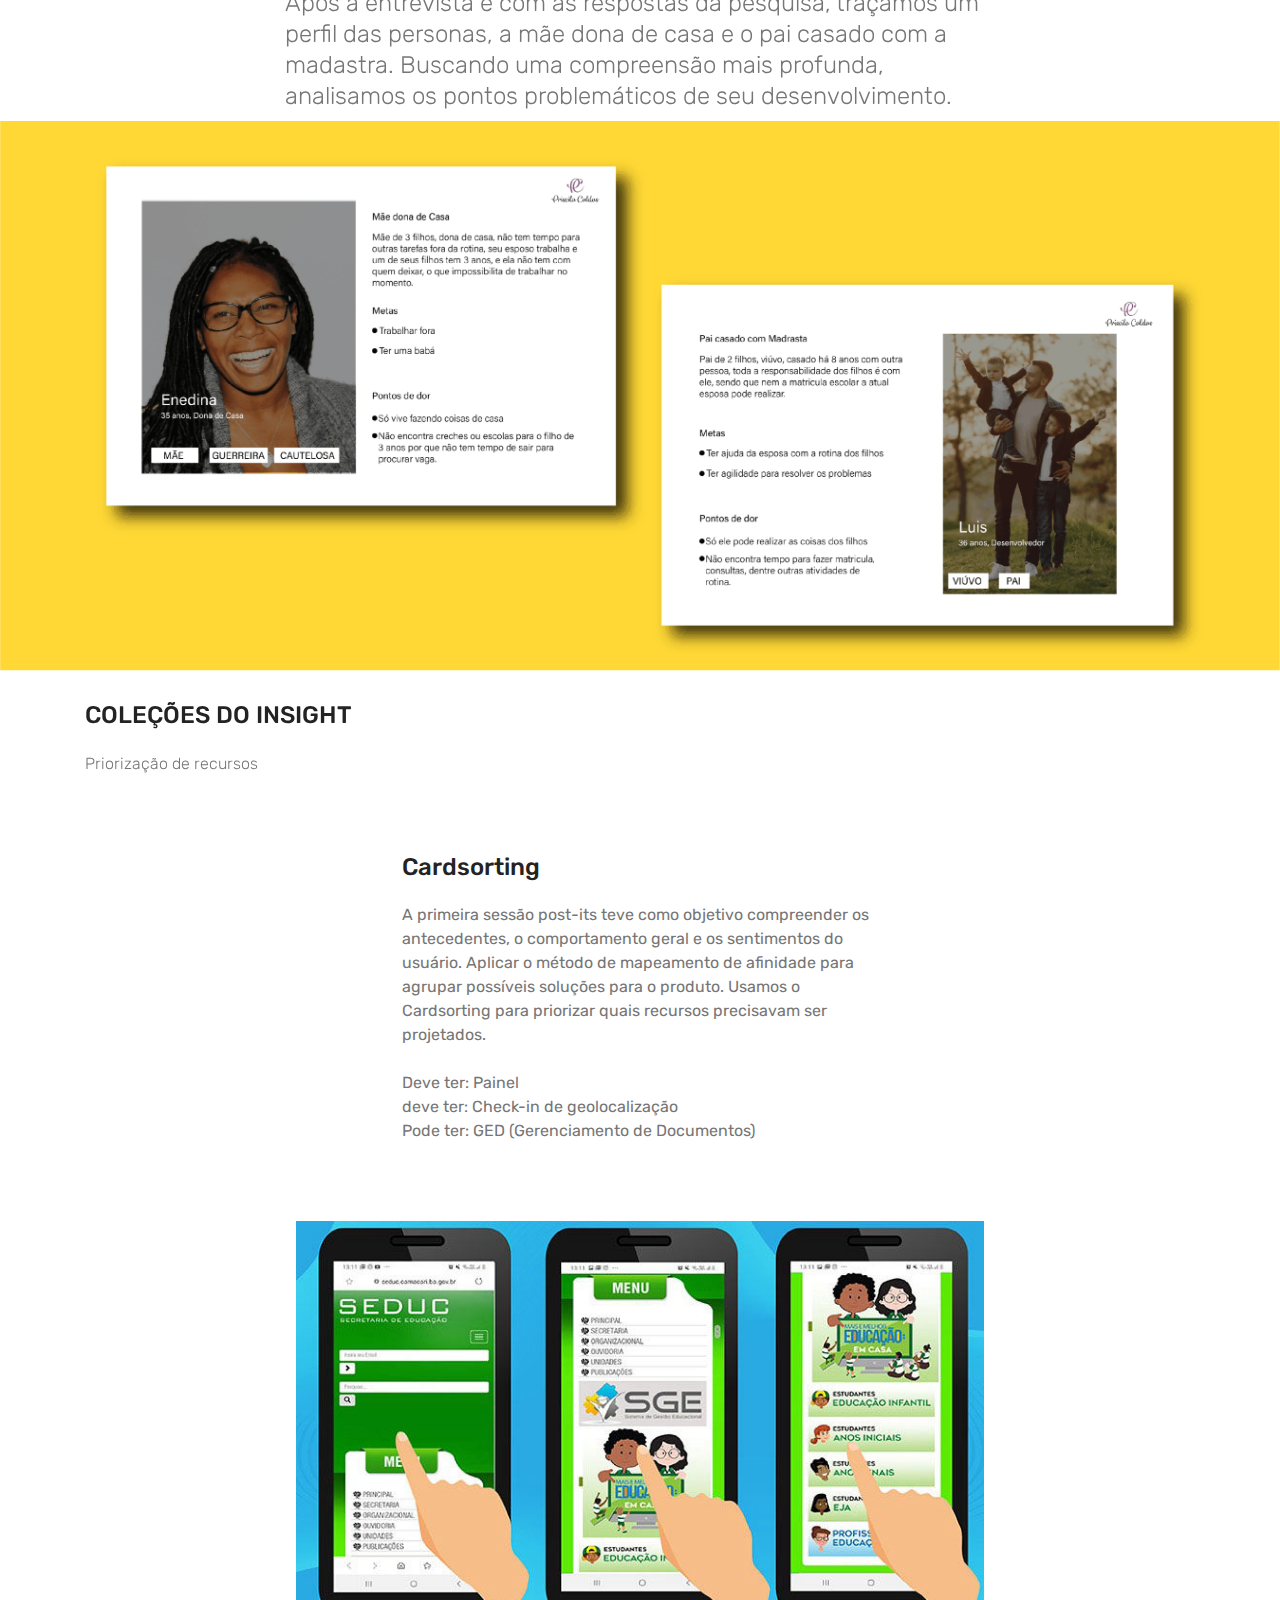
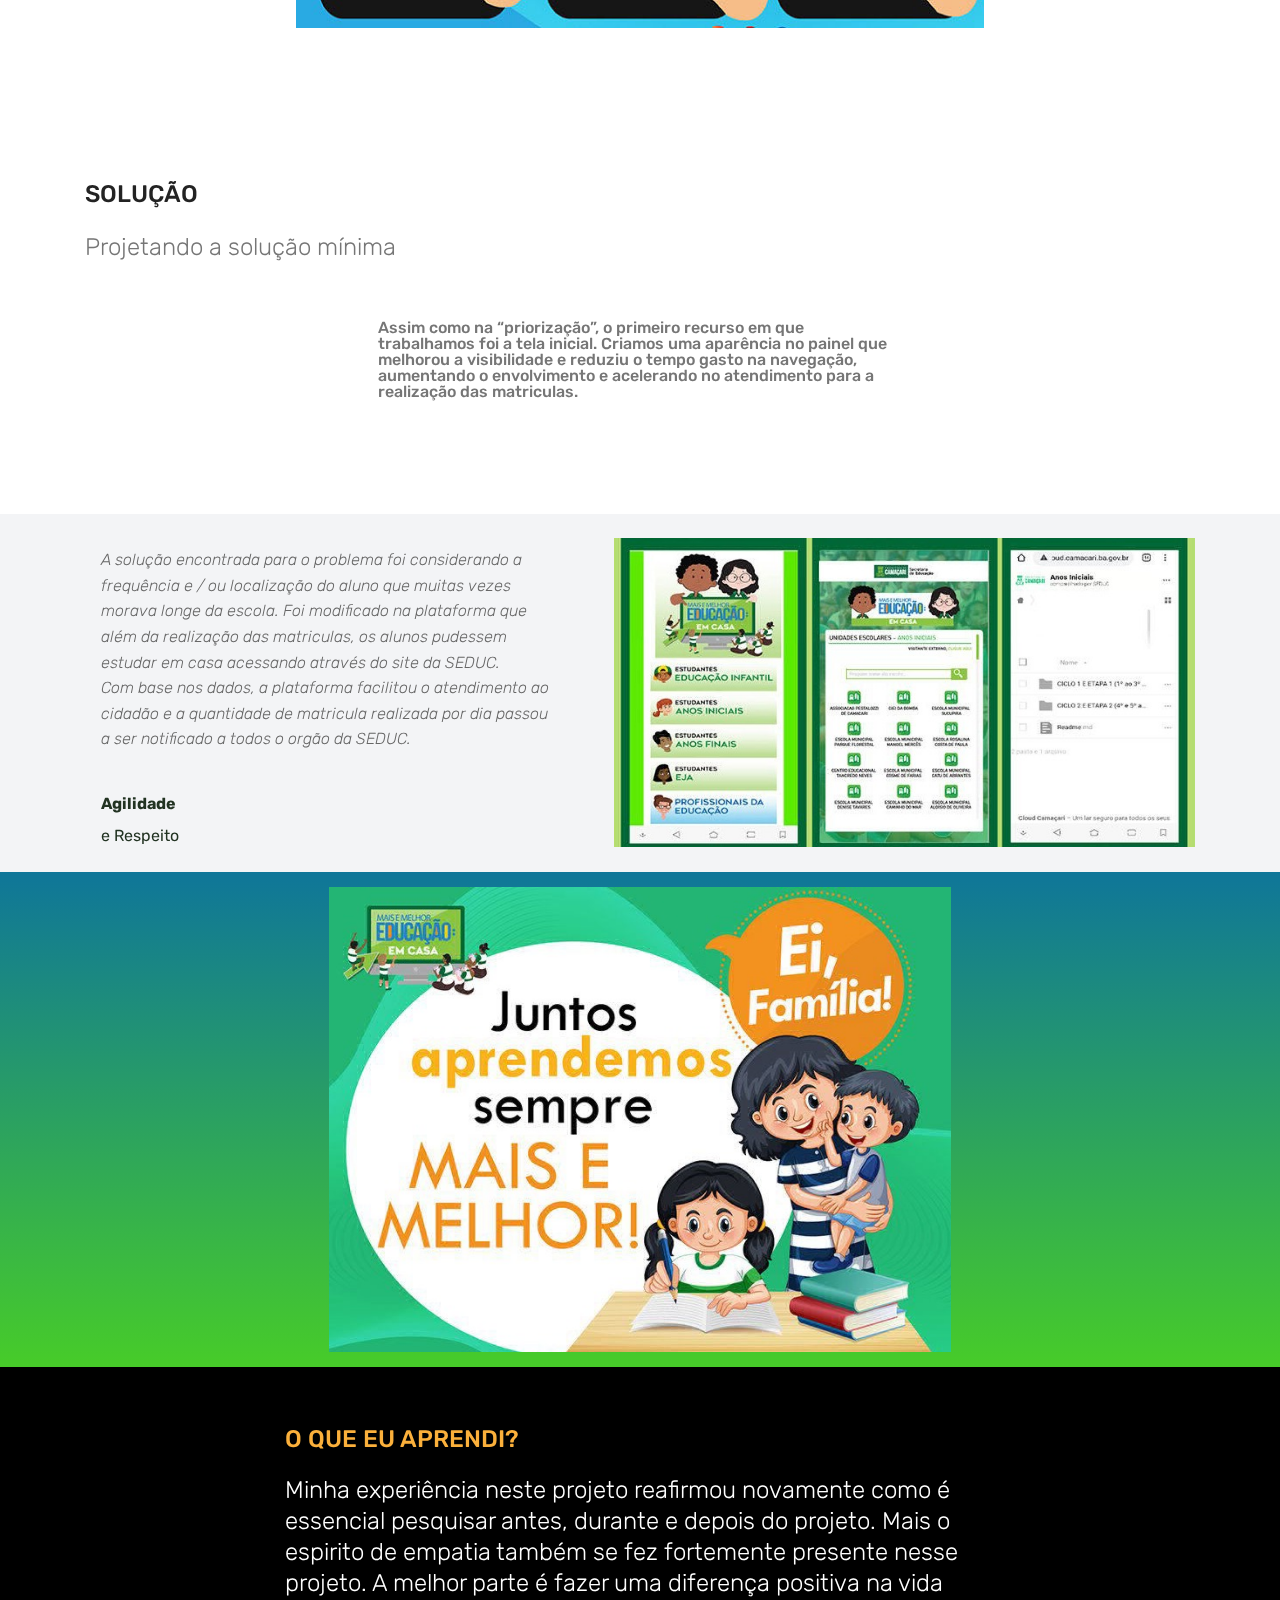
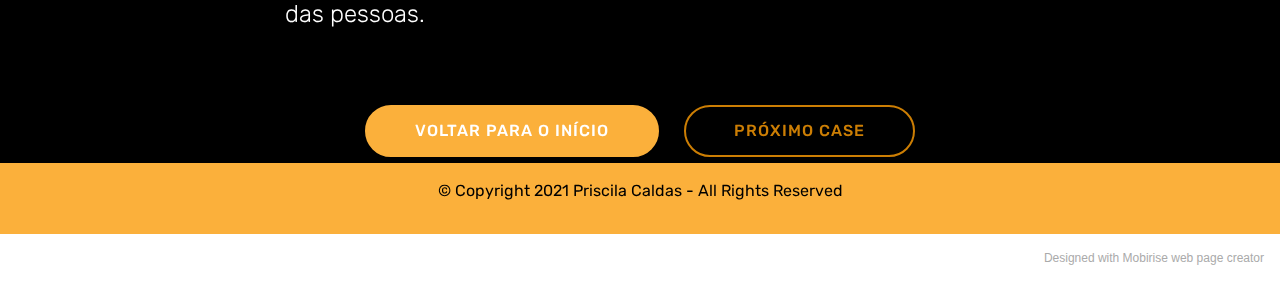
<file: page3.html>
<!DOCTYPE html>
<html  >
<head>
  <!-- Site made with Mobirise Website Builder v5.3.5, https://mobirise.com -->
  <meta charset="UTF-8">
  <meta http-equiv="X-UA-Compatible" content="IE=edge">
  <meta name="generator" content="Mobirise v5.3.5, mobirise.com">
  <meta name="viewport" content="width=device-width, initial-scale=1, minimum-scale=1">
  <link rel="shortcut icon" href="assets/images/kjhgf-prancheta-1-prancheta-1-147x122.png" type="image/x-icon">
  <meta name="description" content="Website Generator Description">
  
  
  <title>CASE SEDUC</title>
  <link rel="stylesheet" href="assets/web/assets/mobirise-icons/mobirise-icons.css">
  <link rel="stylesheet" href="assets/bootstrap/css/bootstrap.min.css">
  <link rel="stylesheet" href="assets/bootstrap/css/bootstrap-grid.min.css">
  <link rel="stylesheet" href="assets/bootstrap/css/bootstrap-reboot.min.css">
  <link rel="stylesheet" href="assets/tether/tether.min.css">
  <link rel="stylesheet" href="assets/dropdown/css/style.css">
  <link rel="stylesheet" href="assets/theme/css/style.css">
  <link rel="preload" href="https://fonts.googleapis.com/css?family=Rubik:300,300i,400,400i,500,500i,700,700i,900,900i&display=swap" as="style" onload="this.onload=null;this.rel='stylesheet'">
  <noscript><link rel="stylesheet" href="https://fonts.googleapis.com/css?family=Rubik:300,300i,400,400i,500,500i,700,700i,900,900i&display=swap"></noscript>
  <link rel="preload" as="style" href="assets/mobirise/css/mbr-additional.css"><link rel="stylesheet" href="assets/mobirise/css/mbr-additional.css" type="text/css">
  
  
  
  
</head>
<body>
  
  <section class="menu cid-s6PFze5yPH" once="menu" id="menu2-o">

    

    <nav class="navbar navbar-expand beta-menu navbar-dropdown align-items-center navbar-fixed-top navbar-toggleable-sm bg-color transparent">
        <button class="navbar-toggler navbar-toggler-right" type="button" data-toggle="collapse" data-target="#navbarSupportedContent" aria-controls="navbarSupportedContent" aria-expanded="false" aria-label="Toggle navigation">
            <div class="hamburger">
                <span></span>
                <span></span>
                <span></span>
                <span></span>
            </div>
        </button>
        <div class="menu-logo">
            <div class="navbar-brand">
                <span class="navbar-logo">
                    <a href="index.html">
                        <img src="assets/images/kjhgf-prancheta-1-prancheta-1-147x122.png" alt="pri" title="" style="height: 3.8rem;">
                    </a>
                </span>
                <span class="navbar-caption-wrap"><a class="navbar-caption text-black text-primary display-4" href="index.html#top"></a></span>
            </div>
        </div>
        <div class="collapse navbar-collapse" id="navbarSupportedContent">
            <ul class="navbar-nav nav-dropdown nav-right" data-app-modern-menu="true"><li class="nav-item dropdown"><a class="nav-link link dropdown-toggle text-black display-4" href="experiencias.html" data-toggle="dropdown-submenu" aria-expanded="false">&nbsp;INFOMAÇÕES</a><div class="dropdown-menu"><a class="dropdown-item text-black display-4" href="index.html#header16-1d">PROJETOS &amp; MENTORIA</a><a class="dropdown-item text-black display-4" href="experiencias.html#timeline1-i" aria-expanded="false">EXPERIÊNCIAS</a><a class="dropdown-item text-black text-primary display-4" href="https://www.linkedin.com/in/priscila-caldas/" aria-expanded="false" target="_blank">LINKEDIN</a></div></li></ul>
            
        </div>
    </nav>
</section>

<section class="counters6 counters cid-s6Vg6Pz55L" id="counters6-1h">

    

    

    <div class="container pt-4 mt-2">
        
        
        <div class="row justify-content-center">
                <div class="cards-container">
                    <div class="card col-12 col-md-6 col-lg-4 pb-md-4">
                        <div class="panel-item align-center">
                            <div class="card-img pb-3">
                                <h3 class="img-text mbr-fonts-style display-5">PROJETO</h3>
                            </div>
                            <div class="card-text">
                                <h4 class="mbr-content-title mbr-bold mbr-fonts-style display-7">SEDUC</h4>
                                <p class="mbr-content-text mbr-fonts-style display-7">Matricula Informatizada</p>
                            </div>
                        </div>
                    </div>
                    <div class="card col-12 col-md-6 col-lg-4 pb-md-4">
                        <div class="panel-item align-center">
                            <div class="card-img pb-3">
                                <h3 class="img-text mbr-fonts-style display-5">RESUMO</h3>
                            </div>
                            <div class="card-text">
                                <h4 class="mbr-content-title mbr-bold mbr-fonts-style display-7">Transformação Digital</h4>
                                <p class="mbr-content-text mbr-fonts-style display-7">
                                    A Secretaria de Educação buscou em 2017 criar uma plataforma para ajudar a população a realizar melhor o processo de matrícula nas escolas municipais de Camaçari. Além de funções geológicas fazendo com que os pais busquem pela escola mais proxima deles, o sistema também possui um Histórico Escolar online , na qual os usuários podem verificar suas escolas anteriores e receber atualizações sobre seu progresso estudantil.</p>
                            </div>
                        </div>
                    </div>
                    <div class="card col-12 col-md-6 col-lg-4 last-child">
                        <div class="panel-item align-center">
                            <div class="card-img pb-3">
                                <h3 class="img-text mbr-fonts-style display-5">RESPONSABILIDADES</h3>
                            </div>
                            <div class="card-text">
                                <h4 class="mbr-content-title mbr-bold mbr-fonts-style display-7">Ux Design</h4>
                                <p class="mbr-content-text mbr-fonts-style display-7">Design Thinking:<br>Descobrir; Definir;<br> Desenvolver<br>e Entregar.</p>
                            </div>
                        </div>
                    </div>
                    
                </div>
            </div>
    </div>
</section>

<section class="header1 cid-s8dQFovQYO" id="header16-21">

    

    

    <div class="container">
        <div class="row justify-content-md-center">
            <div class="col-md-10 align-center">
                
                <h3 class="mbr-section-subtitle mbr-light pb-3 mbr-fonts-style display-2">
                    Ferramentas utilizadas</h3>
                
                
            </div>
        </div>
    </div>

</section>

<section class="features2 cid-s8dQfbacRp" id="features2-1z">

    

    
    
    <div class="container">
        <div class="media-container-row">
            <div class="card p-3 col-12 col-md-6 col-lg-4">
                <div class="card-wrapper">
                    <div class="card-img">
                        <img src="assets/images/figma-prancheta-1-676x556.png" alt="Mobirise" title="">
                    </div>
                    <div class="card-box">
                        <h4 class="card-title pb-3 mbr-fonts-style display-7">
                            FIGMA</h4>
                        
                    </div>
                </div>
            </div>

            <div class="card p-3 col-12 col-md-6 col-lg-4">
                <div class="card-wrapper">
                    <div class="card-img">
                        <img src="assets/images/invision-prancheta-1-676x556.png" alt="Mobirise" title="">
                    </div>
                    <div class="card-box ">
                        <h4 class="card-title pb-3 mbr-fonts-style display-7">
                            INVISION</h4>
                        
                    </div>
                </div>
            </div>

            <div class="card p-3 col-12 col-md-6 col-lg-4">
                <div class="card-wrapper">
                    <div class="card-img">
                        <img src="assets/images/quant-ux-prancheta-1-676x556.png" alt="Mobirise" title="">
                    </div>
                    <div class="card-box">
                        <h4 class="card-title pb-3 mbr-fonts-style display-7">
                            QUANT UX</h4>
                        
                    </div>
                </div>
            </div>

            
        </div>
    </div>
</section>

<section class="header1 cid-s6Zo1FbMSs mbr-parallax-background" id="header1-1i">

    

    <div class="mbr-overlay" style="opacity: 0.9; background-color: rgb(35, 35, 35);">
    </div>

    <div class="container">
        <div class="row justify-content-md-center">
            <div class="mbr-white col-md-10">
                <h1 class="mbr-section-title align-center mbr-bold pb-3 mbr-fonts-style display-2">VISÃO GERAL DO PROJETO</h1>
                <h3 class="mbr-section-subtitle align-center mbr-light pb-3 mbr-fonts-style display-5">Quais são as expectativas a realizar.</h3>
                <p class="mbr-text align-center pb-3 mbr-fonts-style display-5">
                    Criar uma plataforma de matricula para 102 escolas municipais, compreendendo que o motivo específico para isso, eram as filas nas madrugadas em frente as escolas. Além disso, identificar áreas nas quais a plataforma anterior não funcionava corretamente, impedindo que os usuários obtivessem sucesso em<br> seus objetivos. <br>Os objetivos do projeto são: resolver problemas de documentação em papel, aumentar a precisão no gerenciamento de dados dos alunos e garantir ao usuário uma experiência agradável sem filas.
                </p>
                
            </div>
        </div>
    </div>

</section>

<section class="cid-s6ZAMUGnmw" id="image2-1j">

    

    <figure class="mbr-figure container">
        <div class="image-block" style="width: 100%;">
            <img src="assets/images/sem-ttulo-1335x625.png" alt="Mobirise" title="">
            
        </div>
    </figure>
</section>

<section class="header1 cid-s8dR7vmeie" id="header1-22">

    

    

    <div class="container">
        <div class="row justify-content-md-center">
            <div class="mbr-white col-md-10">
                
                
                
                
            </div>
        </div>
    </div>

</section>

<section class="mbr-section content4 cid-s6ZBgiCnor" id="content4-1k">

    

    <div class="container">
        <div class="media-container-row">
            <div class="title col-12 col-md-8">
                <h2 class="align-center pb-3 mbr-fonts-style display-5">PESQUISA INICIAL</h2>
                <h3 class="mbr-section-subtitle align-center mbr-light mbr-fonts-style display-5">Com o apoio da equipe da GEMAT (Gerência de Matrícula) no qual eu fazia parte, realizamos um levantamento de dados usando um mapeamento de queixas de alguns pais à SEDUC. Após analisar vários questionários de melhorias, conversamos com os pais dos alunos para obter uma visão geral de suas rotinas e demandas e como isso impactava no dia da matricula presencial.</h3>
                
            </div>
        </div>
    </div>
</section>

<section class="mbr-section content4 cid-s6ZBh5R6kB" id="content4-1l">

    

    <div class="container">
        <div class="media-container-row">
            <div class="title col-12 col-md-8">
                <h2 class="align-center pb-3 mbr-fonts-style display-5">PESQUISA DE USUÁRIO</h2>
                <h3 class="mbr-section-subtitle align-center mbr-light mbr-fonts-style display-5">Uma pesquisa digital foi preparada e enviada aos pais dos alunos. As perguntas foram direcionadas para entender o uso da tecnologia atualmente e como isso se encaixa em suas rotinas.<br>A resposta geral foi que a grande maioria dos usuários raramente não usavam tecnologia. Alguns dos comentários recebidos destacaram rotinas agitadas nas quais o planejamento antecipado ou o cronograma tinham pouco espaço. E era exatamente essa falta de organização que impunha grandes problemas na epoca de realizar a matricula.</h3>
                
            </div>
        </div>
    </div>
</section>

<section class="mbr-section content4 cid-s6ZBhJQgUl" id="content4-1m">

    

    <div class="container">
        <div class="media-container-row">
            <div class="title col-12 col-md-8">
                <h2 class="align-center pb-3 mbr-fonts-style display-5">
                    PERSONAS
                </h2>
                <h3 class="mbr-section-subtitle align-center mbr-light mbr-fonts-style display-5">Após a entrevista e com as respostas da pesquisa, traçamos um perfil das personas, a mãe dona de casa e o pai casado com a madastra. Buscando uma compreensão mais profunda, analisamos os pontos problemáticos de seu desenvolvimento.
                </h3>
                
            </div>
        </div>
    </div>
</section>

<section class="cid-s6ZXpoja3d" id="image2-1n">

    

    <figure class="mbr-figure">
        <div class="image-block" style="width: 100%;">
            <img src="assets/images/personas-seduc-6-2698x1161.png" alt="Mobirise" title="">
            
        </div>
    </figure>
</section>

<section class="counters1 counters cid-s6ZYxrYo5p" id="counters1-1o">

    

    

    <div class="container">
        <h2 class="mbr-section-title pb-3 align-center mbr-fonts-style display-5">COLEÇÕES DO INSIGHT</h2>
        <h3 class="mbr-section-subtitle mbr-fonts-style display-7">Priorização de recursos</h3>

        <div class="container pt-4 mt-2">
            <div class="media-container-row">
                <div class="card p-3 align-center col-12 col-md-6">
                    <div class="panel-item p-3">
                        

                        <div class="card-text">
                            <h3 class="count pt-3 pb-3 mbr-fonts-style display-5">
                                  Cardsorting</h3>
                            
                            <p class="mbr-content-text mbr-fonts-style display-7">A primeira sessão post-its teve como objetivo compreender os antecedentes, o comportamento geral e os sentimentos do usuário. Aplicar o método de mapeamento de afinidade para agrupar possíveis soluções para o produto. Usamos o Cardsorting para priorizar quais recursos precisavam ser projetados.
<br>
<br>Deve ter: Painel
<br>deve ter: Check-in de geolocalização
<br>Pode ter: GED (Gerenciamento de Documentos)</p>
                        </div>
                    </div>
                </div>


                

                


                
            </div>
        </div>
   </div>
</section>

<section class="cid-s70dfh18s3" id="image2-1p">

    

    <figure class="mbr-figure container">
        <div class="image-block" style="width: 62%;">
            <img src="assets/images/teeaa-714x422.jpg" alt="Mobirise" title="">
            
        </div>
    </figure>
</section>

<section class="counters6 counters cid-s70dAtLOuJ" id="counters6-1q">

    

    

    <div class="container pt-4 mt-2">
        <h2 class="mbr-section-title pb-3 align-center mbr-fonts-style display-5">SOLUÇÃO</h2>
        <h3 class="mbr-section-subtitle pb-5 align-center mbr-fonts-style display-5">Projetando a solução mínima</h3>
        <div>
                <div class="cards-container">
                    <div class="card col-12 col-md-6 last-child">
                        <div class="panel-item align-center">
                            <div class="card-img pb-3">
                                <h3 class="img-text mbr-fonts-style display-7">Assim como na “priorização”, o primeiro recurso em que trabalhamos foi a tela inicial. Criamos uma aparência no painel que melhorou a visibilidade e reduziu o tempo gasto na navegação, aumentando o envolvimento e acelerando no atendimento para a<br>realização das matriculas.</h3>
                            </div>
                            <div class="card-text">
                                
                                
                            </div>
                        </div>
                    </div>
                    
                    
                    
                </div>
            </div>
    </div>
</section>

<section class="testimonials3 cid-s70ePQxzY6" id="testimonials3-1r">

    

    

    <div class="container">
        <div class="media-container-row">
            <div class="media-content px-3 align-self-center mbr-white py-2">
                <p class="mbr-text testimonial-text mbr-fonts-style display-7">&nbsp;<br>A solução encontrada para o problema foi considerando a frequência e / ou localização do aluno que muitas vezes morava longe da escola. Foi modificado na plataforma que além da realização das matriculas, os alunos pudessem estudar em casa acessando através do site da SEDUC.<br> Com base nos dados, a plataforma facilitou o atendimento ao cidadão e a quantidade de matricula realizada por dia passou a ser notificado a todos o orgão da SEDUC.<br></p>
                <p class="mbr-author-name pt-4 mb-2 mbr-fonts-style display-7">
                   Agilidade</p>
                <p class="mbr-author-desc mbr-fonts-style display-7">e Respeito</p>
            </div>

            <div class="mbr-figure pl-lg-5" style="width: 130%;">
              <img src="assets/images/117177530-4411014012274429-9026767443810976781-n-714x714.jpeg" alt="" title="">
            </div>
        </div>
    </div>
</section>

<section class="cid-s70CtEyPHh" id="image3-1s">

    

    <figure class="mbr-figure container">
            <div class="image-block" style="width: 56%;">
                <img src="assets/images/117168064-4416902498352247-3878206302514192922-n-1-714x714.jpeg" width="1400" alt="Mobirise" title="">
                
            </div>
    </figure>
</section>

<section class="mbr-section content4 cid-s70CUrYOGG" id="content4-1t">

    

    <div class="container">
        <div class="media-container-row">
            <div class="title col-12 col-md-8">
                <h2 class="align-center pb-3 mbr-fonts-style display-5">O QUE EU APRENDI?</h2>
                <h3 class="mbr-section-subtitle align-center mbr-light mbr-fonts-style display-5">Minha experiência neste projeto reafirmou novamente como é essencial pesquisar antes, durante e depois do projeto. Mais o espirito de empatia também se fez fortemente presente nesse projeto. A melhor parte é fazer uma diferença positiva na vida <br>das pessoas.</h3>
                
            </div>
        </div>
    </div>
</section>

<section class="mbr-section content8 cid-s70EvKwbL1" id="content8-1u">

    

    <div class="container">
        <div class="media-container-row title">
            <div class="col-12 col-md-8">
                <div class="mbr-section-btn align-center"><a class="btn btn-success display-4" href="page3.html#counters6-1h">VOLTAR PARA O INÍCIO</a>
                    <a class="btn btn-success-outline display-4" href="page4.html">PRÓXIMO CASE</a></div>
            </div>
        </div>
    </div>
</section>

<section once="footers" class="cid-s6T90QptTE" id="footer6-p">

    

    

    <div class="container">
        <div class="media-container-row align-center mbr-white">
            <div class="col-12">
                <p class="mbr-text mb-0 mbr-fonts-style display-7">
                    © Copyright 2021 Priscila Caldas - All Rights Reserved
                </p>
            </div>
        </div>
    </div>
</section><section style="background-color: #fff; font-family: -apple-system, BlinkMacSystemFont, 'Segoe UI', 'Roboto', 'Helvetica Neue', Arial, sans-serif; color:#aaa; font-size:12px; padding: 0; align-items: center; display: flex;"><a href="https://mobirise.site/c" style="flex: 1 1; height: 3rem; padding-left: 1rem;"></a><p style="flex: 0 0 auto; margin:0; padding-right:1rem;"><a href="https://mobirise.site/i" style="color:#aaa;">Designed with Mobirise</a> web page creator</p></section><script src="assets/web/assets/jquery/jquery.min.js"></script>  <script src="assets/popper/popper.min.js"></script>  <script src="assets/bootstrap/js/bootstrap.min.js"></script>  <script src="assets/tether/tether.min.js"></script>  <script src="assets/smoothscroll/smooth-scroll.js"></script>  <script src="assets/dropdown/js/nav-dropdown.js"></script>  <script src="assets/dropdown/js/navbar-dropdown.js"></script>  <script src="assets/touchswipe/jquery.touch-swipe.min.js"></script>  <script src="assets/viewportchecker/jquery.viewportchecker.js"></script>  <script src="assets/parallax/jarallax.min.js"></script>  <script src="assets/theme/js/script.js"></script>  
  
  
</body>
</html>
</file>
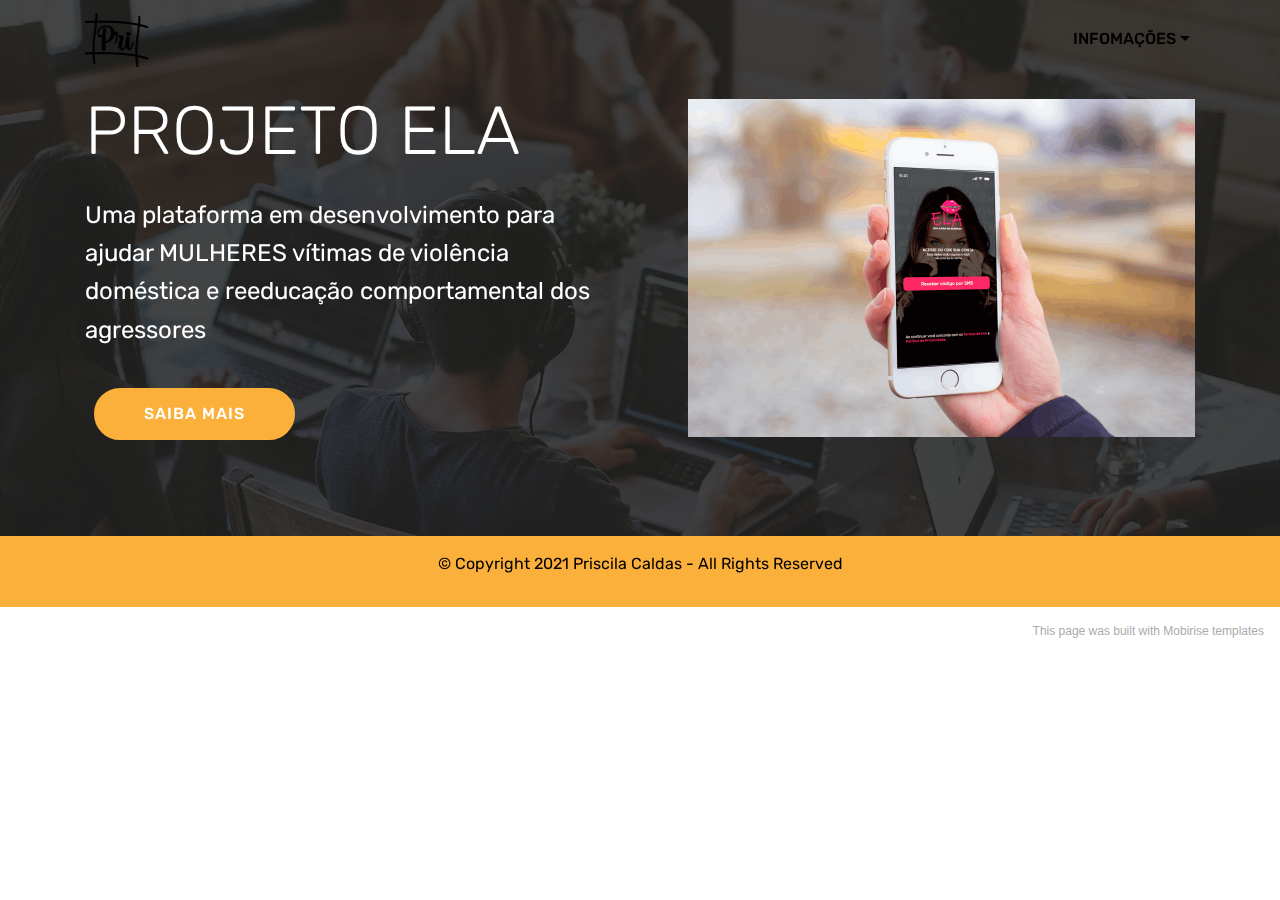
<file: page4.html>
<!DOCTYPE html>
<html  >
<head>
  <!-- Site made with Mobirise Website Builder v5.3.5, https://mobirise.com -->
  <meta charset="UTF-8">
  <meta http-equiv="X-UA-Compatible" content="IE=edge">
  <meta name="generator" content="Mobirise v5.3.5, mobirise.com">
  <meta name="viewport" content="width=device-width, initial-scale=1, minimum-scale=1">
  <link rel="shortcut icon" href="assets/images/kjhgf-prancheta-1-prancheta-1-147x122.png" type="image/x-icon">
  <meta name="description" content="Web Page Generator Description">
  
  
  <title>CASE ELA</title>
  <link rel="stylesheet" href="assets/web/assets/mobirise-icons/mobirise-icons.css">
  <link rel="stylesheet" href="assets/bootstrap/css/bootstrap.min.css">
  <link rel="stylesheet" href="assets/bootstrap/css/bootstrap-grid.min.css">
  <link rel="stylesheet" href="assets/bootstrap/css/bootstrap-reboot.min.css">
  <link rel="stylesheet" href="assets/tether/tether.min.css">
  <link rel="stylesheet" href="assets/dropdown/css/style.css">
  <link rel="stylesheet" href="assets/theme/css/style.css">
  <link rel="preload" href="https://fonts.googleapis.com/css?family=Rubik:300,300i,400,400i,500,500i,700,700i,900,900i&display=swap" as="style" onload="this.onload=null;this.rel='stylesheet'">
  <noscript><link rel="stylesheet" href="https://fonts.googleapis.com/css?family=Rubik:300,300i,400,400i,500,500i,700,700i,900,900i&display=swap"></noscript>
  <link rel="preload" as="style" href="assets/mobirise/css/mbr-additional.css"><link rel="stylesheet" href="assets/mobirise/css/mbr-additional.css" type="text/css">
  
  
  
  
</head>
<body>
  
  <section class="menu cid-s6PFze5yPH" once="menu" id="menu2-q">

    

    <nav class="navbar navbar-expand beta-menu navbar-dropdown align-items-center navbar-fixed-top navbar-toggleable-sm bg-color transparent">
        <button class="navbar-toggler navbar-toggler-right" type="button" data-toggle="collapse" data-target="#navbarSupportedContent" aria-controls="navbarSupportedContent" aria-expanded="false" aria-label="Toggle navigation">
            <div class="hamburger">
                <span></span>
                <span></span>
                <span></span>
                <span></span>
            </div>
        </button>
        <div class="menu-logo">
            <div class="navbar-brand">
                <span class="navbar-logo">
                    <a href="index.html">
                        <img src="assets/images/kjhgf-prancheta-1-prancheta-1-147x122.png" alt="pri" title="" style="height: 3.8rem;">
                    </a>
                </span>
                <span class="navbar-caption-wrap"><a class="navbar-caption text-black text-primary display-4" href="index.html#top"></a></span>
            </div>
        </div>
        <div class="collapse navbar-collapse" id="navbarSupportedContent">
            <ul class="navbar-nav nav-dropdown nav-right" data-app-modern-menu="true"><li class="nav-item dropdown"><a class="nav-link link dropdown-toggle text-black display-4" href="experiencias.html" data-toggle="dropdown-submenu" aria-expanded="false">&nbsp;INFOMAÇÕES</a><div class="dropdown-menu"><a class="dropdown-item text-black display-4" href="index.html#header16-1d">PROJETOS &amp; MENTORIA</a><a class="dropdown-item text-black display-4" href="experiencias.html#timeline1-i" aria-expanded="false">EXPERIÊNCIAS</a><a class="dropdown-item text-black text-primary display-4" href="https://www.linkedin.com/in/priscila-caldas/" aria-expanded="false" target="_blank">LINKEDIN</a></div></li></ul>
            
        </div>
    </nav>
</section>

<section class="header3 cid-s8dS56LXo6 mbr-parallax-background" id="header3-24">

    

    <div class="mbr-overlay" style="opacity: 0.8; background-color: rgb(35, 35, 35);">
    </div>

    <div class="container">
        <div class="media-container-row">
            <div class="mbr-figure" style="width: 100%;">
                <img src="assets/images/banner2-1014x676.png" alt="Mobirise" title="">
            </div>

            <div class="media-content">
                <h1 class="mbr-section-title mbr-white pb-3 mbr-fonts-style display-1">
                    PROJETO ELA</h1>
                
                <div class="mbr-section-text mbr-white pb-3 ">
                    <p class="mbr-text mbr-fonts-style display-5">Uma plataforma em desenvolvimento para<br>ajudar MULHERES vítimas de violência doméstica e reeducação comportamental dos agressores</p>
                </div>
                <div class="mbr-section-btn"><a class="btn btn-md btn-success display-4" href="https://www.ajudaelas.com.br" target="_blank">SAIBA MAIS</a></div>
            </div>
        </div>
    </div>

</section>

<section once="footers" class="cid-s6T90QptTE" id="footer6-r">

    

    

    <div class="container">
        <div class="media-container-row align-center mbr-white">
            <div class="col-12">
                <p class="mbr-text mb-0 mbr-fonts-style display-7">
                    © Copyright 2021 Priscila Caldas - All Rights Reserved
                </p>
            </div>
        </div>
    </div>
</section><section style="background-color: #fff; font-family: -apple-system, BlinkMacSystemFont, 'Segoe UI', 'Roboto', 'Helvetica Neue', Arial, sans-serif; color:#aaa; font-size:12px; padding: 0; align-items: center; display: flex;"><a href="https://mobirise.site/v" style="flex: 1 1; height: 3rem; padding-left: 1rem;"></a><p style="flex: 0 0 auto; margin:0; padding-right:1rem;"><a href="https://mobirise.site/r" style="color:#aaa;">This page</a> was built with Mobirise templates</p></section><script src="assets/web/assets/jquery/jquery.min.js"></script>  <script src="assets/popper/popper.min.js"></script>  <script src="assets/bootstrap/js/bootstrap.min.js"></script>  <script src="assets/tether/tether.min.js"></script>  <script src="assets/smoothscroll/smooth-scroll.js"></script>  <script src="assets/dropdown/js/nav-dropdown.js"></script>  <script src="assets/dropdown/js/navbar-dropdown.js"></script>  <script src="assets/touchswipe/jquery.touch-swipe.min.js"></script>  <script src="assets/parallax/jarallax.min.js"></script>  <script src="assets/theme/js/script.js"></script>  
  
  
</body>
</html>
</file>
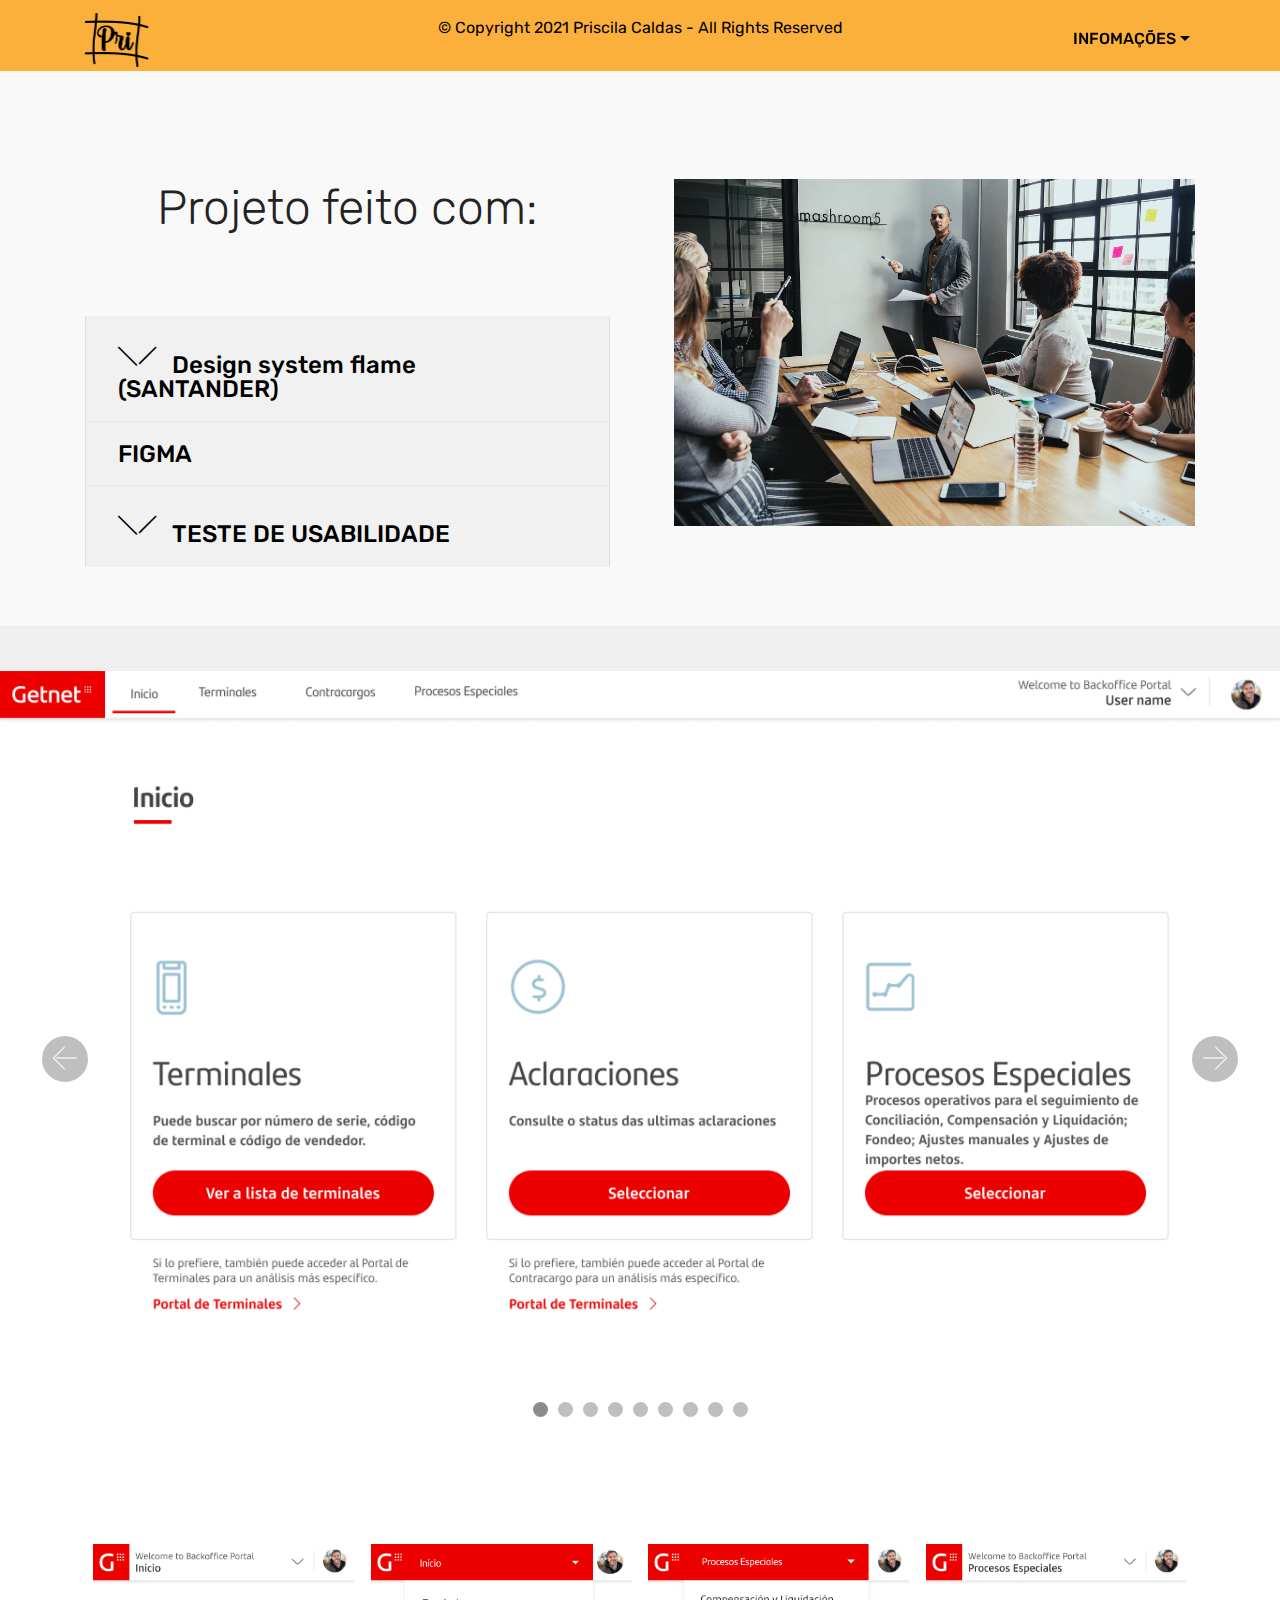
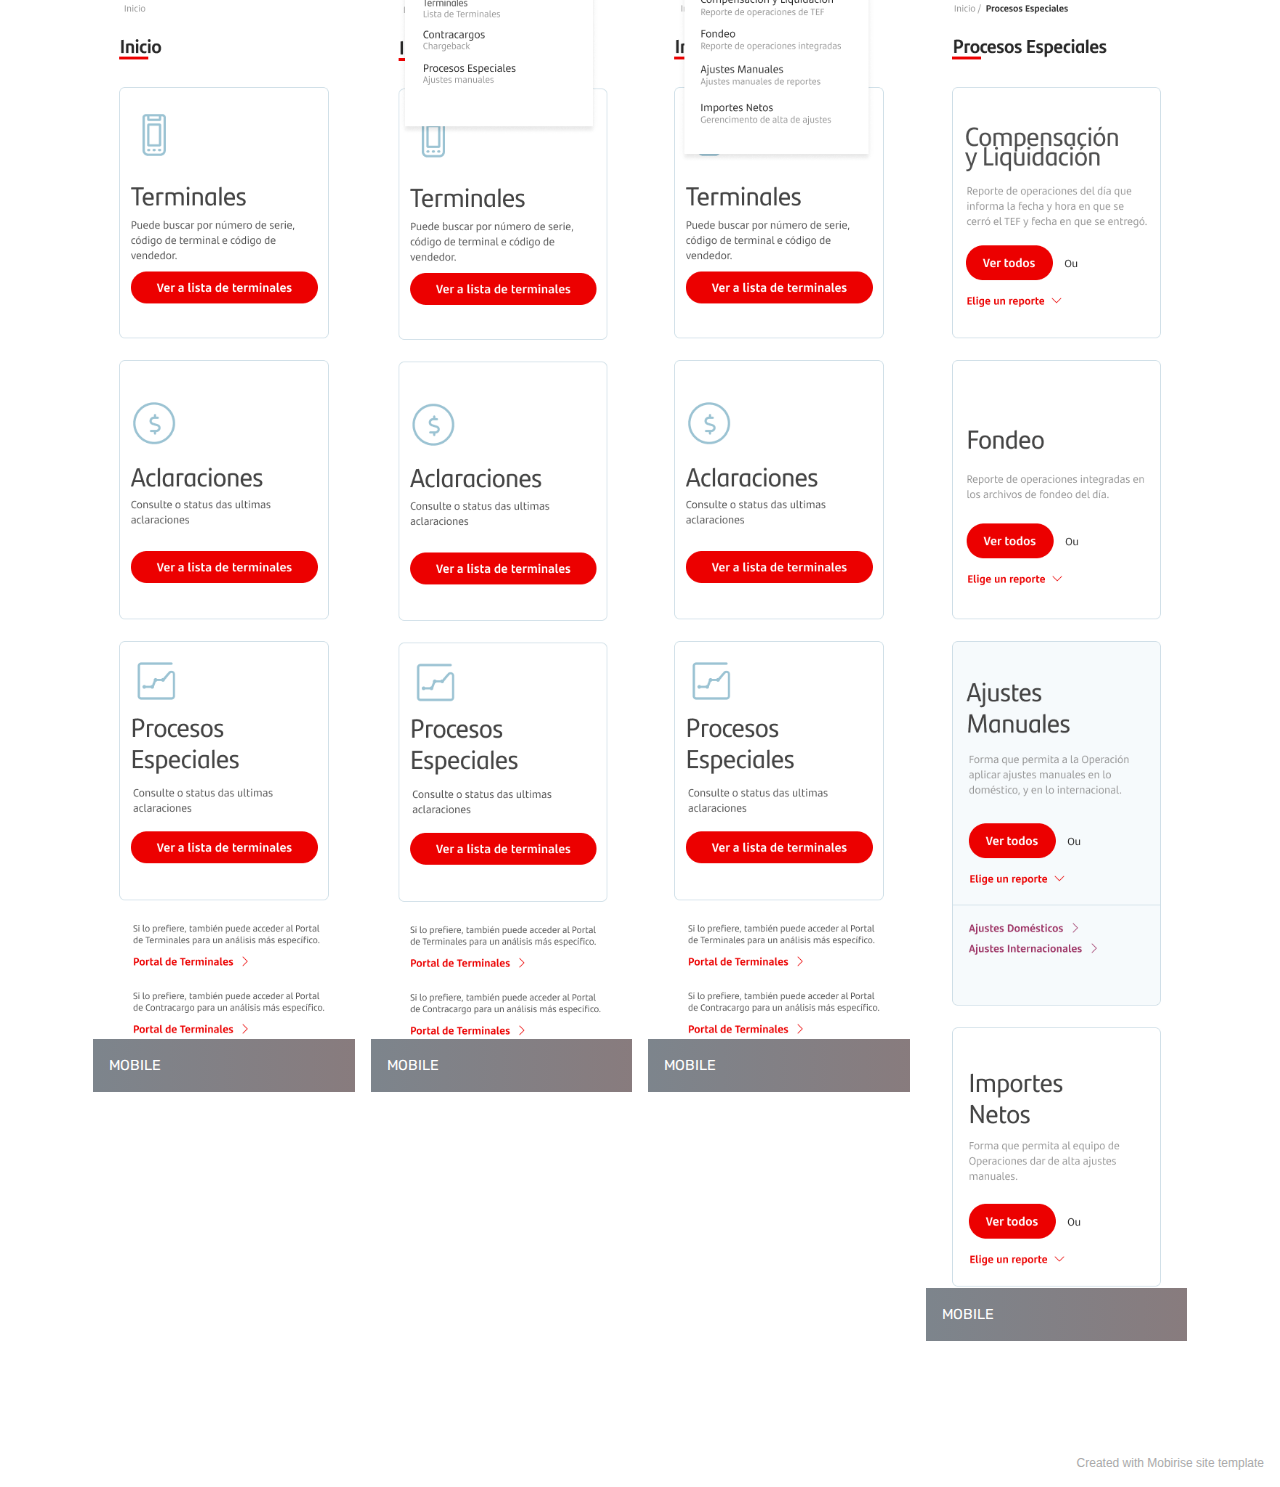
<file: page5.html>
<!DOCTYPE html>
<html  >
<head>
  <!-- Site made with Mobirise Website Builder v5.3.5, https://mobirise.com -->
  <meta charset="UTF-8">
  <meta http-equiv="X-UA-Compatible" content="IE=edge">
  <meta name="generator" content="Mobirise v5.3.5, mobirise.com">
  <meta name="viewport" content="width=device-width, initial-scale=1, minimum-scale=1">
  <link rel="shortcut icon" href="assets/images/kjhgf-prancheta-1-prancheta-1-147x122.png" type="image/x-icon">
  <meta name="description" content="Web Page Builder Description">
  
  
  <title>CASE GETNET</title>
  <link rel="stylesheet" href="assets/web/assets/mobirise-icons/mobirise-icons.css">
  <link rel="stylesheet" href="assets/bootstrap/css/bootstrap.min.css">
  <link rel="stylesheet" href="assets/bootstrap/css/bootstrap-grid.min.css">
  <link rel="stylesheet" href="assets/bootstrap/css/bootstrap-reboot.min.css">
  <link rel="stylesheet" href="assets/tether/tether.min.css">
  <link rel="stylesheet" href="assets/dropdown/css/style.css">
  <link rel="stylesheet" href="assets/theme/css/style.css">
  <link rel="stylesheet" href="assets/gallery/style.css">
  <link rel="preload" href="https://fonts.googleapis.com/css?family=Rubik:300,300i,400,400i,500,500i,700,700i,900,900i&display=swap" as="style" onload="this.onload=null;this.rel='stylesheet'">
  <noscript><link rel="stylesheet" href="https://fonts.googleapis.com/css?family=Rubik:300,300i,400,400i,500,500i,700,700i,900,900i&display=swap"></noscript>
  <link rel="preload" as="style" href="assets/mobirise/css/mbr-additional.css"><link rel="stylesheet" href="assets/mobirise/css/mbr-additional.css" type="text/css">
  
  
  
  
</head>
<body>
  
  <section class="menu cid-s6PFze5yPH" once="menu" id="menu2-2g">

    

    <nav class="navbar navbar-expand beta-menu navbar-dropdown align-items-center navbar-fixed-top navbar-toggleable-sm bg-color transparent">
        <button class="navbar-toggler navbar-toggler-right" type="button" data-toggle="collapse" data-target="#navbarSupportedContent" aria-controls="navbarSupportedContent" aria-expanded="false" aria-label="Toggle navigation">
            <div class="hamburger">
                <span></span>
                <span></span>
                <span></span>
                <span></span>
            </div>
        </button>
        <div class="menu-logo">
            <div class="navbar-brand">
                <span class="navbar-logo">
                    <a href="index.html">
                        <img src="assets/images/kjhgf-prancheta-1-prancheta-1-147x122.png" alt="pri" title="" style="height: 3.8rem;">
                    </a>
                </span>
                <span class="navbar-caption-wrap"><a class="navbar-caption text-black text-primary display-4" href="index.html#top"></a></span>
            </div>
        </div>
        <div class="collapse navbar-collapse" id="navbarSupportedContent">
            <ul class="navbar-nav nav-dropdown nav-right" data-app-modern-menu="true"><li class="nav-item dropdown"><a class="nav-link link dropdown-toggle text-black display-4" href="experiencias.html" data-toggle="dropdown-submenu" aria-expanded="false">&nbsp;INFOMAÇÕES</a><div class="dropdown-menu"><a class="dropdown-item text-black display-4" href="index.html#header16-1d">PROJETOS &amp; MENTORIA</a><a class="dropdown-item text-black display-4" href="experiencias.html#timeline1-i" aria-expanded="false">EXPERIÊNCIAS</a><a class="dropdown-item text-black text-primary display-4" href="https://www.linkedin.com/in/priscila-caldas/" aria-expanded="false" target="_blank">LINKEDIN</a></div></li></ul>
            
        </div>
    </nav>
</section>

<section once="footers" class="cid-s6T90QptTE" id="footer6-2h">

    

    

    <div class="container">
        <div class="media-container-row align-center mbr-white">
            <div class="col-12">
                <p class="mbr-text mb-0 mbr-fonts-style display-7">
                    © Copyright 2021 Priscila Caldas - All Rights Reserved
                </p>
            </div>
        </div>
    </div>
</section>

<section class="accordion2 cid-sw4VKlN9Up" id="accordion2-2n">

    


    
    <div class="container">
        <div class="media-container-row pt-5">
            <div class="accordion-content">
                <h2 class="mbr-section-title align-center pb-3 mbr-fonts-style display-2">Projeto feito com:</h2>
                
                <div id="bootstrap-accordion_26" class="panel-group accordionStyles accordion pt-5 mt-3" role="tablist" aria-multiselectable="true">
                        <div class="card">
                            <div class="card-header" role="tab" id="headingOne">
                                <a role="button" class="collapsed panel-title text-black" data-toggle="collapse" data-core="" href="#collapse1_26" aria-expanded="false" aria-controls="collapse1">
                                    <h4 class="mbr-fonts-style display-5">
                                        <span class="sign mbr-iconfont mbri-arrow-down inactive"></span>Design system flame (SANTANDER)</h4>
                                </a>
                            </div>
                            <div id="collapse1_26" class="panel-collapse noScroll collapse" role="tabpanel" aria-labelledby="headingOne" data-parent="#bootstrap-accordion_26">
                                <div class="panel-body p-4">
                                    <p class="mbr-fonts-style panel-text display-7">
                                       Flame é o nome do DS do grupo Santander</p>
                                </div>
                            </div>
                        </div>
                
                        <div class="card">
                            <div class="card-header" role="tab" id="headingTwo">
                                <a role="button" class="collapsed panel-title text-black" data-toggle="collapse" data-core="" href="#collapse2_26" aria-expanded="false" aria-controls="collapse2">
                                    <h4 class="mbr-fonts-style mbr-fonts-style display-5">FIGMA</h4>
                                </a>
                                
                            </div>
                            <div id="collapse2_26" class="panel-collapse noScroll collapse" role="tabpanel" aria-labelledby="headingTwo" data-parent="#bootstrap-accordion_26">
                                <div class="panel-body p-4">
                                    <p class="mbr-fonts-style panel-text display-7">
                                       Ferramenta de Construção de telas</p>
                                </div>
                            </div>
                        </div>
                
                        <div class="card">
                            <div class="card-header" role="tab" id="headingThree">
                                <a role="button" class="collapsed panel-title text-black" data-toggle="collapse" data-core="" href="#collapse3_26" aria-expanded="false" aria-controls="collapse3">
                                    <h4 class="mbr-fonts-style display-5">
                                        <span class="sign mbr-iconfont mbri-arrow-down inactive"></span>TESTE DE USABILIDADE</h4>
                                </a>
                            </div>
                            <div id="collapse3_26" class="panel-collapse noScroll collapse" role="tabpanel" aria-labelledby="headingThree" data-parent="#bootstrap-accordion_26">
                                <div class="panel-body p-4">
                                    <p class="mbr-fonts-style panel-text display-7">Projeto já esta em fase de UAT para utilização.</p>
                                </div>
                            </div>
                        </div>
                
                        
                
                        
                
                        
                </div>
            </div>
            <div class="mbr-figure" style="width: 105%;">
                    <img src="assets/images/background8.jpg" alt="Mobirise">
            </div>
        </div>
    </div>
</section>

<section class="carousel slide cid-sw4S5JNJwh" id="slider3-2l">
    
    <div class="carousel slide" data-ride="carousel" id="sw5qABvWi5">
        <ol class="carousel-indicators">
            <li data-slide-to="0" class="active" data-target="#sw5qABvWi5"></li><li data-slide-to="1" class="" data-target="#sw5qABvWi5"></li><li data-slide-to="2" class="" data-target="#sw5qABvWi5"></li><li data-slide-to="3" class="" data-target="#sw5qABvWi5"></li><li data-slide-to="4" class="" data-target="#sw5qABvWi5"></li><li data-slide-to="5" class="" data-target="#sw5qABvWi5"></li><li data-slide-to="6" class="" data-target="#sw5qABvWi5"></li><li data-slide-to="7" class="" data-target="#sw5qABvWi5"></li><li data-slide-to="8" class="" data-target="#sw5qABvWi5"></li>
            
            
        </ol>
        <div class="carousel-inner">
            <div class="carousel-item slider-image item active">
                <div class="item-wrapper">
                    <img class="d-block w-100" src="assets/images/1-backoficce-portal-home-1366x827.png" data-slide-to="0">
                    <div class="mbr-overlay" style="opacity: 0; background-color: rgb(255, 255, 255);">
                    </div>
                    
                </div>
            </div><div class="carousel-item slider-image item">
                <div class="item-wrapper">
                    <img class="d-block w-100" src="assets/images/backoffice-portal-procesos-especiales-menu-1366x1186.png" data-slide-to="1">
                    <div class="mbr-overlay" style="opacity: 0; background-color: rgb(255, 255, 255);">
                    </div>
                    
                </div>
            </div><div class="carousel-item slider-image item">
                <div class="item-wrapper">
                    <img class="d-block w-100" src="assets/images/backoffice-portal-ajustes-manuales-6-1366x1098.png" data-slide-to="2">
                    <div class="mbr-overlay" style="opacity: 0; background-color: rgb(255, 255, 255);">
                    </div>
                    
                </div>
            </div><div class="carousel-item slider-image item">
                <div class="item-wrapper">
                    <img class="d-block w-100" src="assets/images/backoffice-portal-ajustes-manuales-5-1366x1098.png" data-slide-to="2">
                    <div class="mbr-overlay" style="opacity: 0; background-color: rgb(255, 255, 255);">
                    </div>
                    
                </div>
            </div><div class="carousel-item slider-image item">
                <div class="item-wrapper">
                    <img class="d-block w-100" src="assets/images/backoffice-portal-ajustes-manuales-1366x1098.png" data-slide-to="2">
                    <div class="mbr-overlay" style="opacity: 0; background-color: rgb(255, 255, 255);">
                    </div>
                    
                </div>
            </div><div class="carousel-item slider-image item">
                <div class="item-wrapper">
                    <img class="d-block w-100" src="assets/images/backoffice-portal-ajustes-manuales-2-1366x1098.png" data-slide-to="2">
                    <div class="mbr-overlay" style="opacity: 0; background-color: rgb(255, 255, 255);">
                    </div>
                    
                </div>
            </div><div class="carousel-item slider-image item">
                <div class="item-wrapper">
                    <img class="d-block w-100" src="assets/images/backoffice-portal-ajustes-manuales-9-1366x1098.png" data-slide-to="6">
                    <div class="mbr-overlay" style="opacity: 0; background-color: rgb(255, 255, 255);">
                    </div>
                    
                </div>
            </div><div class="carousel-item slider-image item">
                <div class="item-wrapper">
                    <img class="d-block w-100" src="assets/images/backoffice-portal-ajustes-manuales-11-1366x1098.png" data-slide-to="7">
                    <div class="mbr-overlay" style="opacity: 0; background-color: rgb(255, 255, 255);">
                    </div>
                    
                </div>
            </div><div class="carousel-item slider-image item">
                <div class="item-wrapper">
                    <img class="d-block w-100" src="assets/images/backoffice-portal-ajustes-manuales-13-1366x1098.png" data-slide-to="7">
                    <div class="mbr-overlay" style="opacity: 0; background-color: rgb(255, 255, 255);">
                    </div>
                    
                </div>
            </div>
            
            
        </div>
        <a class="carousel-control carousel-control-prev" role="button" data-slide="prev" href="#sw5qABvWi5">
            <span class="mbri-left mbr-iconfont" aria-hidden="true"></span>
            <span class="sr-only">Previous</span>
        </a>
        <a class="carousel-control carousel-control-next" role="button" data-slide="next" href="#sw5qABvWi5">
            <span class="mbri-right mbr-iconfont" aria-hidden="true"></span>
            <span class="sr-only">Next</span>
        </a>
    </div>
</section>

<section class="mbr-gallery mbr-slider-carousel cid-sw4UKCRzBZ" id="gallery1-2m">

    

    <div class="container">
        <div><!-- Filter --><!-- Gallery --><div class="mbr-gallery-row"><div class="mbr-gallery-layout-default"><div><div><div class="mbr-gallery-item mbr-gallery-item--p1" data-video-url="false" data-tags="Fantástica"><div href="#lb-gallery1-2m" data-slide-to="0" data-toggle="modal"><img src="assets/images/home-responsive-360x1581-360x1581.png" alt="" title=""><span class="icon-focus"></span><span class="mbr-gallery-title mbr-fonts-style display-7">MOBILE</span></div></div><div class="mbr-gallery-item mbr-gallery-item--p1" data-video-url="false" data-tags="Responsivo"><div href="#lb-gallery1-2m" data-slide-to="1" data-toggle="modal"><img src="assets/images/home-responsive-menu1-360x1581-360x1581.png" alt="" title=""><span class="icon-focus"></span><span class="mbr-gallery-title mbr-fonts-style display-7">MOBILE</span></div></div><div class="mbr-gallery-item mbr-gallery-item--p1" data-video-url="false" data-tags="Fantástica"><div href="#lb-gallery1-2m" data-slide-to="2" data-toggle="modal"><img src="assets/images/home-responsive-menu2-360x1581-360x1581.png" alt="" title=""><span class="icon-focus"></span><span class="mbr-gallery-title mbr-fonts-style display-7">MOBILE</span></div></div><div class="mbr-gallery-item mbr-gallery-item--p1" data-video-url="false" data-tags="Animado"><div href="#lb-gallery1-2m" data-slide-to="3" data-toggle="modal"><img src="assets/images/home-responsive-procesos-360x1924-360x1924.png" alt="" title=""><span class="icon-focus"></span><span class="mbr-gallery-title mbr-fonts-style display-7">MOBILE</span></div></div></div></div><div class="clearfix"></div></div></div><!-- Lightbox --><div data-app-prevent-settings="" class="mbr-slider modal fade carousel slide" tabindex="-1" data-keyboard="true" data-interval="false" id="lb-gallery1-2m"><div class="modal-dialog"><div class="modal-content"><div class="modal-body"><div class="carousel-inner"><div class="carousel-item"><img src="assets/images/home-responsive-360x1581.png" alt="" title=""></div><div class="carousel-item"><img src="assets/images/home-responsive-menu1-360x1581.png" alt="" title=""></div><div class="carousel-item"><img src="assets/images/home-responsive-menu2-360x1581.png" alt="" title=""></div><div class="carousel-item active"><img src="assets/images/home-responsive-procesos-360x1924.png" alt="" title=""></div></div><a class="carousel-control carousel-control-prev" role="button" data-slide="prev" href="#lb-gallery1-2m"><span class="mbri-left mbr-iconfont" aria-hidden="true"></span><span class="sr-only">Previous</span></a><a class="carousel-control carousel-control-next" role="button" data-slide="next" href="#lb-gallery1-2m"><span class="mbri-right mbr-iconfont" aria-hidden="true"></span><span class="sr-only">Next</span></a><a class="close" href="#" role="button" data-dismiss="modal"><span class="sr-only">Close</span></a></div></div></div></div></div>
    </div>

</section><section style="background-color: #fff; font-family: -apple-system, BlinkMacSystemFont, 'Segoe UI', 'Roboto', 'Helvetica Neue', Arial, sans-serif; color:#aaa; font-size:12px; padding: 0; align-items: center; display: flex;"><a href="https://mobirise.site/k" style="flex: 1 1; height: 3rem; padding-left: 1rem;"></a><p style="flex: 0 0 auto; margin:0; padding-right:1rem;"><a href="https://mobirise.site/t" style="color:#aaa;">Created</a> with Mobirise site template</p></section><script src="assets/web/assets/jquery/jquery.min.js"></script>  <script src="assets/popper/popper.min.js"></script>  <script src="assets/bootstrap/js/bootstrap.min.js"></script>  <script src="assets/tether/tether.min.js"></script>  <script src="assets/smoothscroll/smooth-scroll.js"></script>  <script src="assets/dropdown/js/nav-dropdown.js"></script>  <script src="assets/dropdown/js/navbar-dropdown.js"></script>  <script src="assets/touchswipe/jquery.touch-swipe.min.js"></script>  <script src="assets/mbr-switch-arrow/mbr-switch-arrow.js"></script>  <script src="assets/masonry/masonry.pkgd.min.js"></script>  <script src="assets/imagesloaded/imagesloaded.pkgd.min.js"></script>  <script src="assets/bootstrapcarouselswipe/bootstrap-carousel-swipe.js"></script>  <script src="assets/vimeoplayer/jquery.mb.vimeo_player.js"></script>  <script src="assets/theme/js/script.js"></script>  <script src="assets/gallery/player.min.js"></script>  <script src="assets/gallery/script.js"></script>  <script src="assets/slidervideo/script.js"></script>  
  
  
</body>
</html>
</file>
<file: assets/web/assets/mobirise-icons/mobirise-icons.css>
@font-face {
  font-family: 'MobiriseIcons';
  src:  url('mobirise-icons.eot?spat4u');
  src:  url('mobirise-icons.eot?spat4u#iefix') format('embedded-opentype'),
    url('mobirise-icons.ttf?spat4u') format('truetype'),
    url('mobirise-icons.woff?spat4u') format('woff'),
    url('mobirise-icons.svg?spat4u#MobiriseIcons') format('svg');
  font-weight: normal;
  font-style: normal;
  font-display: swap;
}

[class^="mbri-"], [class*=" mbri-"] {
  /* use !important to prevent issues with browser extensions that change fonts */
  font-family: MobiriseIcons !important;
  speak: none;
  font-style: normal;
  font-weight: normal;
  font-variant: normal;
  text-transform: none;
  line-height: 1;

  /* Better Font Rendering =========== */
  -webkit-font-smoothing: antialiased;
  -moz-osx-font-smoothing: grayscale;
}

.mbri-add-submenu:before {
  content: "\e900";
}
.mbri-alert:before {
  content: "\e901";
}
.mbri-align-center:before {
  content: "\e902";
}
.mbri-align-justify:before {
  content: "\e903";
}
.mbri-align-left:before {
  content: "\e904";
}
.mbri-align-right:before {
  content: "\e905";
}
.mbri-android:before {
  content: "\e906";
}
.mbri-apple:before {
  content: "\e907";
}
.mbri-arrow-down:before {
  content: "\e908";
}
.mbri-arrow-next:before {
  content: "\e909";
}
.mbri-arrow-prev:before {
  content: "\e90a";
}
.mbri-arrow-up:before {
  content: "\e90b";
}
.mbri-bold:before {
  content: "\e90c";
}
.mbri-bookmark:before {
  content: "\e90d";
}
.mbri-bootstrap:before {
  content: "\e90e";
}
.mbri-briefcase:before {
  content: "\e90f";
}
.mbri-browse:before {
  content: "\e910";
}
.mbri-bulleted-list:before {
  content: "\e911";
}
.mbri-calendar:before {
  content: "\e912";
}
.mbri-camera:before {
  content: "\e913";
}
.mbri-cart-add:before {
  content: "\e914";
}
.mbri-cart-full:before {
  content: "\e915";
}
.mbri-cash:before {
  content: "\e916";
}
.mbri-change-style:before {
  content: "\e917";
}
.mbri-chat:before {
  content: "\e918";
}
.mbri-clock:before {
  content: "\e919";
}
.mbri-close:before {
  content: "\e91a";
}
.mbri-cloud:before {
  content: "\e91b";
}
.mbri-code:before {
  content: "\e91c";
}
.mbri-contact-form:before {
  content: "\e91d";
}
.mbri-credit-card:before {
  content: "\e91e";
}
.mbri-cursor-click:before {
  content: "\e91f";
}
.mbri-cust-feedback:before {
  content: "\e920";
}
.mbri-database:before {
  content: "\e921";
}
.mbri-delivery:before {
  content: "\e922";
}
.mbri-desktop:before {
  content: "\e923";
}
.mbri-devices:before {
  content: "\e924";
}
.mbri-down:before {
  content: "\e925";
}
.mbri-download:before {
  content: "\e989";
}
.mbri-drag-n-drop:before {
  content: "\e927";
}
.mbri-drag-n-drop2:before {
  content: "\e928";
}
.mbri-edit:before {
  content: "\e929";
}
.mbri-edit2:before {
  content: "\e92a";
}
.mbri-error:before {
  content: "\e92b";
}
.mbri-extension:before {
  content: "\e92c";
}
.mbri-features:before {
  content: "\e92d";
}
.mbri-file:before {
  content: "\e92e";
}
.mbri-flag:before {
  content: "\e92f";
}
.mbri-folder:before {
  content: "\e930";
}
.mbri-gift:before {
  content: "\e931";
}
.mbri-github:before {
  content: "\e932";
}
.mbri-globe:before {
  content: "\e933";
}
.mbri-globe-2:before {
  content: "\e934";
}
.mbri-growing-chart:before {
  content: "\e935";
}
.mbri-hearth:before {
  content: "\e936";
}
.mbri-help:before {
  content: "\e937";
}
.mbri-home:before {
  content: "\e938";
}
.mbri-hot-cup:before {
  content: "\e939";
}
.mbri-idea:before {
  content: "\e93a";
}
.mbri-image-gallery:before {
  content: "\e93b";
}
.mbri-image-slider:before {
  content: "\e93c";
}
.mbri-info:before {
  content: "\e93d";
}
.mbri-italic:before {
  content: "\e93e";
}
.mbri-key:before {
  content: "\e93f";
}
.mbri-laptop:before {
  content: "\e940";
}
.mbri-layers:before {
  content: "\e941";
}
.mbri-left-right:before {
  content: "\e942";
}
.mbri-left:before {
  content: "\e943";
}
.mbri-letter:before {
  content: "\e944";
}
.mbri-like:before {
  content: "\e945";
}
.mbri-link:before {
  content: "\e946";
}
.mbri-lock:before {
  content: "\e947";
}
.mbri-login:before {
  content: "\e948";
}
.mbri-logout:before {
  content: "\e949";
}
.mbri-magic-stick:before {
  content: "\e94a";
}
.mbri-map-pin:before {
  content: "\e94b";
}
.mbri-menu:before {
  content: "\e94c";
}
.mbri-mobile:before {
  content: "\e94d";
}
.mbri-mobile2:before {
  content: "\e94e";
}
.mbri-mobirise:before {
  content: "\e94f";
}
.mbri-more-horizontal:before {
  content: "\e950";
}
.mbri-more-vertical:before {
  content: "\e951";
}
.mbri-music:before {
  content: "\e952";
}
.mbri-new-file:before {
  content: "\e953";
}
.mbri-numbered-list:before {
  content: "\e954";
}
.mbri-opened-folder:before {
  content: "\e955";
}
.mbri-pages:before {
  content: "\e956";
}
.mbri-paper-plane:before {
  content: "\e957";
}
.mbri-paperclip:before {
  content: "\e958";
}
.mbri-photo:before {
  content: "\e959";
}
.mbri-photos:before {
  content: "\e95a";
}
.mbri-pin:before {
  content: "\e95b";
}
.mbri-play:before {
  content: "\e95c";
}
.mbri-plus:before {
  content: "\e95d";
}
.mbri-preview:before {
  content: "\e95e";
}
.mbri-print:before {
  content: "\e95f";
}
.mbri-protect:before {
  content: "\e960";
}
.mbri-question:before {
  content: "\e961";
}
.mbri-quote-left:before {
  content: "\e962";
}
.mbri-quote-right:before {
  content: "\e963";
}
.mbri-refresh:before {
  content: "\e964";
}
.mbri-responsive:before {
  content: "\e965";
}
.mbri-right:before {
  content: "\e966";
}
.mbri-rocket:before {
  content: "\e967";
}
.mbri-sad-face:before {
  content: "\e968";
}
.mbri-sale:before {
  content: "\e969";
}
.mbri-save:before {
  content: "\e96a";
}
.mbri-search:before {
  content: "\e96b";
}
.mbri-setting:before {
  content: "\e96c";
}
.mbri-setting2:before {
  content: "\e96d";
}
.mbri-setting3:before {
  content: "\e96e";
}
.mbri-share:before {
  content: "\e96f";
}
.mbri-shopping-bag:before {
  content: "\e970";
}
.mbri-shopping-basket:before {
  content: "\e971";
}
.mbri-shopping-cart:before {
  content: "\e972";
}
.mbri-sites:before {
  content: "\e973";
}
.mbri-smile-face:before {
  content: "\e974";
}
.mbri-speed:before {
  content: "\e975";
}
.mbri-star:before {
  content: "\e976";
}
.mbri-success:before {
  content: "\e977";
}
.mbri-sun:before {
  content: "\e978";
}
.mbri-sun2:before {
  content: "\e979";
}
.mbri-tablet:before {
  content: "\e97a";
}
.mbri-tablet-vertical:before {
  content: "\e97b";
}
.mbri-target:before {
  content: "\e97c";
}
.mbri-timer:before {
  content: "\e97d";
}
.mbri-to-ftp:before {
  content: "\e97e";
}
.mbri-to-local-drive:before {
  content: "\e97f";
}
.mbri-touch-swipe:before {
  content: "\e980";
}
.mbri-touch:before {
  content: "\e981";
}
.mbri-trash:before {
  content: "\e982";
}
.mbri-underline:before {
  content: "\e983";
}
.mbri-unlink:before {
  content: "\e984";
}
.mbri-unlock:before {
  content: "\e985";
}
.mbri-up-down:before {
  content: "\e986";
}
.mbri-up:before {
  content: "\e987";
}
.mbri-update:before {
  content: "\e988";
}
.mbri-upload:before {
 content: "\e926"; 
}
.mbri-user:before {
  content: "\e98a";
}
.mbri-user2:before {
  content: "\e98b";
}
.mbri-users:before {
  content: "\e98c";
}
.mbri-video:before {
  content: "\e98d";
}
.mbri-video-play:before {
  content: "\e98e";
}
.mbri-watch:before {
  content: "\e98f";
}
.mbri-website-theme:before {
  content: "\e990";
}
.mbri-wifi:before {
  content: "\e991";
}
.mbri-windows:before {
  content: "\e992";
}
.mbri-zoom-out:before {
  content: "\e993";
}
.mbri-redo:before {
  content: "\e994";
}
.mbri-undo:before {
  content: "\e995";
}
</file>
<file: assets/dropdown/css/style.css>
.navbar-dropdown {
  left: 0;
  padding: 0;
  position: absolute;
  right: 0;
  top: 0;
  transition: all 0.45s ease;
  z-index: 1030;
  background: #282828; }
  .navbar-dropdown .navbar-logo {
    margin-right: 0.8rem;
    transition: margin 0.3s ease-in-out;
    vertical-align: middle; }
    .navbar-dropdown .navbar-logo img {
      height: 3.125rem;
      transition: all 0.3s ease-in-out; }
    .navbar-dropdown .navbar-logo.mbr-iconfont {
      font-size: 3.125rem;
      line-height: 3.125rem; }
  .navbar-dropdown .navbar-caption {
    font-weight: 700;
    white-space: normal;
    vertical-align: -4px;
    line-height: 3.125rem !important; }
    .navbar-dropdown .navbar-caption, .navbar-dropdown .navbar-caption:hover {
      color: inherit;
      text-decoration: none; }
  .navbar-dropdown .mbr-iconfont + .navbar-caption {
    vertical-align: -1px; }
  .navbar-dropdown.navbar-fixed-top {
    position: fixed; }
  .navbar-dropdown .navbar-brand span {
    vertical-align: -4px; }
  .navbar-dropdown.bg-color.transparent {
    background: none; }
  .navbar-dropdown.navbar-short .navbar-brand {
    padding: 0.625rem 0; }
    .navbar-dropdown.navbar-short .navbar-brand span {
      vertical-align: -1px; }
  .navbar-dropdown.navbar-short .navbar-caption {
    line-height: 2.375rem !important;
    vertical-align: -2px; }
  .navbar-dropdown.navbar-short .navbar-logo {
    margin-right: 0.5rem; }
    .navbar-dropdown.navbar-short .navbar-logo img {
      height: 2.375rem; }
    .navbar-dropdown.navbar-short .navbar-logo.mbr-iconfont {
      font-size: 2.375rem;
      line-height: 2.375rem; }
  .navbar-dropdown.navbar-short .mbr-table-cell {
    height: 3.625rem; }
  .navbar-dropdown .navbar-close {
    left: 0.6875rem;
    position: fixed;
    top: 0.75rem;
    z-index: 1000; }
  .navbar-dropdown .hamburger-icon {
    content: "";
    display: inline-block;
    vertical-align: middle;
    width: 16px;
    -webkit-box-shadow: 0 -6px 0 1px #282828,0 0 0 1px #282828,0 6px 0 1px #282828;
    -moz-box-shadow: 0 -6px 0 1px #282828,0 0 0 1px #282828,0 6px 0 1px #282828;
    box-shadow: 0 -6px 0 1px #282828,0 0 0 1px #282828,0 6px 0 1px #282828; }

.dropdown-menu .dropdown-toggle[data-toggle="dropdown-submenu"]::after {
  border-bottom: 0.35em solid transparent;
  border-left: 0.35em solid;
  border-right: 0;
  border-top: 0.35em solid transparent;
  margin-left: 0.3rem; }

.dropdown-menu .dropdown-item:focus {
  outline: 0; }

.nav-dropdown {
  font-size: 0.75rem;
  font-weight: 500;
  height: auto !important; }
  .nav-dropdown .nav-btn {
    padding-left: 1rem; }
  .nav-dropdown .link {
    margin: .667em 1.667em;
    font-weight: 500;
    padding: 0;
    transition: color .2s ease-in-out; }
    .nav-dropdown .link.dropdown-toggle {
      margin-right: 2.583em; }
      .nav-dropdown .link.dropdown-toggle::after {
        margin-left: .25rem;
        border-top: 0.35em solid;
        border-right: 0.35em solid transparent;
        border-left: 0.35em solid transparent;
        border-bottom: 0; }
      .nav-dropdown .link.dropdown-toggle[aria-expanded="true"] {
        margin: 0;
        padding: 0.667em 3.263em  0.667em 1.667em; }
  .nav-dropdown .link::after,
  .nav-dropdown .dropdown-item::after {
    color: inherit; }
  .nav-dropdown .btn {
    font-size: 0.75rem;
    font-weight: 700;
    letter-spacing: 0;
    margin-bottom: 0;
    padding-left: 1.25rem;
    padding-right: 1.25rem; }
  .nav-dropdown .dropdown-menu {
    border-radius: 0;
    border: 0;
    left: 0;
    margin: 0;
    padding-bottom: 1.25rem;
    padding-top: 1.25rem;
    position: relative; }
  .nav-dropdown .dropdown-submenu {
    margin-left: 0.125rem;
    top: 0; }
  .nav-dropdown .dropdown-item {
    font-weight: 500;
    line-height: 2;
    padding: 0.3846em 4.615em 0.3846em 1.5385em;
    position: relative;
    transition: color .2s ease-in-out, background-color .2s ease-in-out; }
    .nav-dropdown .dropdown-item::after {
      margin-top: -0.3077em;
      position: absolute;
      right: 1.1538em;
      top: 50%; }
    .nav-dropdown .dropdown-item:focus, .nav-dropdown .dropdown-item:hover {
      background: none; }

@media (max-width: 767px) {
  .nav-dropdown.navbar-toggleable-sm {
    bottom: 0;
    display: none;
    left: 0;
    overflow-x: hidden;
    position: fixed;
    top: 0;
    transform: translateX(-100%);
    -ms-transform: translateX(-100%);
    -webkit-transform: translateX(-100%);
    width: 18.75rem;
    z-index: 999; } }
.nav-dropdown.navbar-toggleable-xl {
  bottom: 0;
  display: none;
  left: 0;
  overflow-x: hidden;
  position: fixed;
  top: 0;
  transform: translateX(-100%);
  -ms-transform: translateX(-100%);
  -webkit-transform: translateX(-100%);
  width: 18.75rem;
  z-index: 999; }

.nav-dropdown-sm {
  display: block !important;
  overflow-x: hidden;
  overflow: auto;
  padding-top: 3.875rem; }
  .nav-dropdown-sm::after {
    content: "";
    display: block;
    height: 3rem;
    width: 100%; }
  .nav-dropdown-sm.collapse.in ~ .navbar-close {
    display: block !important; }
  .nav-dropdown-sm.collapsing, .nav-dropdown-sm.collapse.in {
    transform: translateX(0);
    -ms-transform: translateX(0);
    -webkit-transform: translateX(0);
    transition: all 0.25s ease-out;
    -webkit-transition: all 0.25s ease-out;
    background: #282828; }
  .nav-dropdown-sm.collapsing[aria-expanded="false"] {
    transform: translateX(-100%);
    -ms-transform: translateX(-100%);
    -webkit-transform: translateX(-100%); }
  .nav-dropdown-sm .nav-item {
    display: block;
    margin-left: 0 !important;
    padding-left: 0; }
  .nav-dropdown-sm .link,
  .nav-dropdown-sm .dropdown-item {
    border-top: 1px dotted rgba(255, 255, 255, 0.1);
    font-size: 0.8125rem;
    line-height: 1.6;
    margin: 0 !important;
    padding: 0.875rem 2.4rem 0.875rem 1.5625rem !important;
    position: relative;
    white-space: normal; }
    .nav-dropdown-sm .link:focus, .nav-dropdown-sm .link:hover,
    .nav-dropdown-sm .dropdown-item:focus,
    .nav-dropdown-sm .dropdown-item:hover {
      background: rgba(0, 0, 0, 0.2) !important;
      color: #c0a375; }
  .nav-dropdown-sm .nav-btn {
    position: relative;
    padding: 1.5625rem 1.5625rem 0 1.5625rem; }
    .nav-dropdown-sm .nav-btn::before {
      border-top: 1px dotted rgba(255, 255, 255, 0.1);
      content: "";
      left: 0;
      position: absolute;
      top: 0;
      width: 100%; }
    .nav-dropdown-sm .nav-btn + .nav-btn {
      padding-top: 0.625rem; }
      .nav-dropdown-sm .nav-btn + .nav-btn::before {
        display: none; }
  .nav-dropdown-sm .btn {
    padding: 0.625rem 0; }
  .nav-dropdown-sm .dropdown-toggle[data-toggle="dropdown-submenu"]::after {
    margin-left: .25rem;
    border-top: 0.35em solid;
    border-right: 0.35em solid transparent;
    border-left: 0.35em solid transparent;
    border-bottom: 0; }
  .nav-dropdown-sm .dropdown-toggle[data-toggle="dropdown-submenu"][aria-expanded="true"]::after {
    border-top: 0;
    border-right: 0.35em solid transparent;
    border-left: 0.35em solid transparent;
    border-bottom: 0.35em solid; }
  .nav-dropdown-sm .dropdown-menu {
    margin: 0;
    padding: 0;
    position: relative;
    top: 0;
    left: 0;
    width: 100%;
    border: 0;
    float: none;
    border-radius: 0;
    background: none; }
  .nav-dropdown-sm .dropdown-submenu {
    left: 100%;
    margin-left: 0.125rem;
    margin-top: -1.25rem;
    top: 0; }

.navbar-toggleable-sm .nav-dropdown .dropdown-menu {
  position: absolute; }

.navbar-toggleable-sm .nav-dropdown .dropdown-submenu {
  left: 100%;
  margin-left: 0.125rem;
  margin-top: -1.25rem;
  top: 0; }

.navbar-toggleable-sm.opened .nav-dropdown .dropdown-menu {
  position: relative; }

.navbar-toggleable-sm.opened .nav-dropdown .dropdown-submenu {
  left: 0;
  margin-left: 00rem;
  margin-top: 0rem;
  top: 0; }

.is-builder .nav-dropdown.collapsing {
  transition: none !important; }

/*# sourceMappingURL=style.css.map */
</file>
<file: assets/theme/css/style.css>
/*!
 * Mobirise v4 theme (https://mobirise.com/)
 * Copyright 2017 Mobirise
 */
section {
  background-color: #eeeeee;
}

.form-control:focus {
  box-shadow: none;
}

:focus {
  outline: none;
}

body {
  font-style: normal;
  line-height: 1.5;
}

section,
.container,
.container-fluid {
  position: relative;
  word-wrap: break-word;
}

a.mbr-iconfont:hover {
  text-decoration: none;
}

.article .lead p,
.article .lead ul,
.article .lead ol,
.article .lead pre,
.article .lead blockquote {
  margin-bottom: 0;
}

ul,
ol,
pre,
blockquote {
  margin-bottom: 2.3125rem;
}

pre {
  background: #f4f4f4;
  padding: 10px 24px;
  white-space: pre-wrap;
}

.inactive {
  -webkit-user-select: none;
  -moz-user-select: none;
  -ms-user-select: none;
  user-select: none;
  pointer-events: none;
  -webkit-user-drag: none;
  user-drag: none;
}

.mbr-section__comments .row {
  justify-content: center;
  -webkit-justify-content: center;
}

a {
  font-style: normal;
  font-weight: 400;
  cursor: pointer;
}

a, a:hover {
  text-decoration: none;
}

figure {
  margin-bottom: 0;
}

body {
  color: #232323;
}

h1,
h2,
h3,
h4,
h5,
h6,
.h1,
.h2,
.h3,
.h4,
.h5,
.h6,
.display-1,
.display-2,
.display-3,
.display-4 {
  line-height: 1;
  word-break: break-word;
  word-wrap: break-word;
}

.mbr-section-title {
  font-style: normal;
  line-height: 1.2;
}

.mbr-section-subtitle {
  line-height: 1.3;
}

.mbr-text {
  font-style: normal;
  line-height: 1.6;
}

b,
strong {
  font-weight: bold;
}

blockquote {
  padding: 10px 0 10px 20px;
  position: relative;
  border-left: 2px solid;
  border-color: #ff3366;
}

input:-webkit-autofill, input:-webkit-autofill:hover, input:-webkit-autofill:focus, input:-webkit-autofill:active {
  transition-delay: 9999s;
  transition-property: background-color, color;
}

textarea[type='hidden'] {
  display: none;
}

body {
  position: relative;
}

section {
  background-position: 50% 50%;
  background-repeat: no-repeat;
  background-size: cover;
}

section .mbr-background-video,
section .mbr-background-video-preview {
  position: absolute;
  bottom: 0;
  left: 0;
  right: 0;
  top: 0;
}

.hidden {
  visibility: hidden;
}

.mbr-z-index20 {
  z-index: 20;
}

/*! Base colors */
.mbr-white {
  color: #ffffff;
}

.mbr-black {
  color: #000000;
}

.mbr-bg-white {
  background-color: #ffffff;
}

.mbr-bg-black {
  background-color: #000000;
}

/*! Text-aligns */
.align-left {
  text-align: left;
}

.align-center {
  text-align: center;
}

.align-right {
  text-align: right;
}

@media (max-width: 767px) {
  .align-left,
  .align-center,
  .align-right,
  .mbr-section-btn,
  .mbr-section-title {
    text-align: center;
  }
}

/*! Font-weight  */
.mbr-light {
  font-weight: 300;
}

.mbr-regular {
  font-weight: 400;
}

.mbr-semibold {
  font-weight: 500;
}

.mbr-bold {
  font-weight: 700;
}

/*! Media  */
.media-size-item {
  -moz-flex: 1 1 auto;
  -o-flex: 1 1 auto;
  flex: 1 1 auto;
}

.media-content {
  flex-basis: 100%;
}

.media-container-row {
  display: flex;
  flex-direction: row;
  flex-wrap: wrap;
  justify-content: center;
  align-content: center;
  align-items: start;
}

.media-container-row .media-size-item {
  width: 400px;
}

.media-container-column {
  display: flex;
  flex-direction: column;
  flex-wrap: wrap;
  justify-content: center;
  align-content: center;
  align-items: stretch;
}

.media-container-column > * {
  width: 100%;
}

@media (min-width: 992px) {
  .media-container-row {
    flex-wrap: nowrap;
  }
}

figure {
  overflow: hidden;
}

figure[mbr-media-size] {
  transition: width 0.1s;
}

.mbr-figure img,
.mbr-figure iframe {
  display: block;
  width: 100%;
}

.card {
  background-color: transparent;
  border: none;
}

.card-box {
  width: 100%;
}

.card-img {
  text-align: center;
  flex-shrink: 0;
  -webkit-flex-shrink: 0;
}

.media {
  max-width: 100%;
  margin: 0 auto;
}

.mbr-figure {
  -ms-grid-row-align: center;
  align-self: center;
}

.media-container > div {
  max-width: 100%;
}

.mbr-figure img,
.card-img img {
  width: 100%;
}

@media (max-width: 991px) {
  .media-size-item {
    width: auto !important;
  }
  .media {
    width: auto;
  }
  .mbr-figure {
    width: 100% !important;
  }
}

/*! Buttons */
.btn {
  font-weight: 500;
  border-width: 2px;
  font-style: normal;
  letter-spacing: 1px;
  margin: .4rem .8rem;
  white-space: normal;
  transition: all .3s ease-in-out;
  display: inline-flex;
  align-items: center;
  justify-content: center;
  word-break: break-word;
  -webkit-align-items: center;
  -webkit-justify-content: center;
  display: -webkit-inline-flex;
}

.btn-sm {
  font-weight: 500;
  letter-spacing: 1px;
  transition: all .3s ease-in-out;
}

.btn-md {
  font-weight: 500;
  letter-spacing: 1px;
  margin: .4rem .8rem !important;
  transition: all .3s ease-in-out;
}

.btn-lg {
  font-weight: 500;
  letter-spacing: 1px;
  margin: .4rem .8rem !important;
  transition: all .3s ease-in-out;
}

.mbr-section-btn {
  margin-left: -0.25rem;
  margin-right: -0.25rem;
  font-size: 0;
}

nav .mbr-section-btn {
  margin-left: 0rem;
  margin-right: 0rem;
}

.btn-form {
  border-radius: 0;
}

.btn-form:hover {
  cursor: pointer;
}

/*! Btn icon margin */
.btn .mbr-iconfont,
.btn.btn-sm .mbr-iconfont {
  cursor: pointer;
  margin-right: 0.5rem;
}

.btn.btn-md .mbr-iconfont,
.btn.btn-md .mbr-iconfont {
  margin-right: 0.8rem;
}

.mbr-regular {
  font-weight: 400;
}

.mbr-semibold {
  font-weight: 500;
}

.mbr-bold {
  font-weight: 700;
}

[type='submit'] {
  -webkit-appearance: none;
}

/*! Full-screen */
.mbr-fullscreen .mbr-overlay {
  min-height: 100vh;
}

.mbr-fullscreen {
  display: flex;
  display: -moz-flex;
  display: -ms-flex;
  display: -o-flex;
  align-items: center;
  -webkit-align-items: center;
  min-height: 100vh;
  padding-top: 3rem;
  padding-bottom: 3rem;
}

/*! Map */
.map {
  height: 25rem;
  position: relative;
}

.map iframe {
  width: 100%;
  height: 100%;
}

.mbr-overlay {
  background-color: #000;
  bottom: 0;
  left: 0;
  opacity: .5;
  position: absolute;
  right: 0;
  top: 0;
  z-index: 0;
  pointer-events: none;
}

/* Form */
blockquote {
  font-style: italic;
  padding: 10px 0 10px 20px;
  font-size: 1.09rem;
  position: relative;
  border-width: 3px;
}

.form-control {
  background-color: #f5f5f5;
  box-shadow: none;
  color: #565656;
  line-height: 1.43;
  min-height: 3.5em;
  padding: 1.07em .5em;
}

.form-control, .form-control:focus {
  border: 1px solid #e8e8e8;
}

.form-active .form-control:invalid {
  border-color: red;
}

.form-control-label {
  position: relative;
  cursor: pointer;
  margin-bottom: .357em;
  padding: 0;
}

.alert {
  color: #ffffff;
  border-radius: 0;
  border: 0;
  font-size: .875rem;
  line-height: 1.5;
  margin-bottom: 1.875rem;
  padding: 1.25rem;
  position: relative;
}

.alert.alert-form::after {
  background-color: inherit;
  bottom: -7px;
  content: "";
  display: block;
  height: 14px;
  left: 50%;
  margin-left: -7px;
  position: absolute;
  transform: rotate(45deg);
  width: 14px;
  -webkit-transform: rotate(45deg);
}

.form-asterisk {
  font-family: initial;
  position: absolute;
  top: -2px;
  font-weight: normal;
}

/*! Scroll to top arrow */
#scrollToTop a i:before {
  content: '';
  position: absolute;
  height: 40%;
  top: 25%;
  background: #fff;
  width: 2px;
  left: calc(50% - 1px);
}

#scrollToTop a i:after {
  content: '';
  position: absolute;
  display: block;
  border-top: 2px solid #fff;
  border-right: 2px solid #fff;
  width: 40%;
  height: 40%;
  left: 30%;
  bottom: 30%;
  transform: rotate(135deg);
  -webkit-transform: rotate(135deg);
}

.mbr-arrow-up {
  bottom: 25px;
  right: 90px;
  position: fixed;
  text-align: right;
  z-index: 5000;
  color: #ffffff;
  font-size: 32px;
  transform: rotate(180deg);
  -webkit-transform: rotate(180deg);
}

.mbr-arrow-up a {
  background: rgba(0, 0, 0, 0.2);
  border-radius: 3px;
  color: #fff;
  display: inline-block;
  height: 60px;
  width: 60px;
  outline-style: none !important;
  position: relative;
  text-decoration: none;
  transition: all 0.3s ease-in-out;
  cursor: pointer;
  text-align: center;
}

.mbr-arrow-up a:hover {
  background-color: rgba(0, 0, 0, 0.4);
}

.mbr-arrow-up a i {
  line-height: 60px;
}

.mbr-arrow-up-icon {
  display: block;
  color: #fff;
}

.mbr-arrow-up-icon::before {
  content: '\203a';
  display: inline-block;
  font-family: serif;
  font-size: 32px;
  line-height: 1;
  font-style: normal;
  position: relative;
  top: 6px;
  left: -4px;
  -webkit-transform: rotate(-90deg);
  transform: rotate(-90deg);
}

/*! Arrow Down */
.mbr-arrow {
  position: absolute;
  bottom: 45px;
  left: 50%;
  width: 60px;
  height: 60px;
  cursor: pointer;
  background-color: rgba(80, 80, 80, 0.5);
  border-radius: 50%;
  -webkit-transform: translateX(-50%);
  transform: translateX(-50%);
}

.mbr-arrow > a {
  display: inline-block;
  text-decoration: none;
  outline-style: none;
  -webkit-animation: arrowdown 1.7s ease-in-out infinite;
  animation: arrowdown 1.7s ease-in-out infinite;
}

.mbr-arrow > a > i {
  position: absolute;
  top: -2px;
  left: 15px;
  font-size: 2rem;
}

@keyframes arrowdown {
  0% {
    transform: translateY(0px);
    -webkit-transform: translateY(0px);
  }
  50% {
    transform: translateY(-5px);
    -webkit-transform: translateY(-5px);
  }
  100% {
    transform: translateY(0px);
    -webkit-transform: translateY(0px);
  }
}

@-webkit-keyframes arrowdown {
  0% {
    transform: translateY(0px);
    -webkit-transform: translateY(0px);
  }
  50% {
    transform: translateY(-5px);
    -webkit-transform: translateY(-5px);
  }
  100% {
    transform: translateY(0px);
    -webkit-transform: translateY(0px);
  }
}

@media (max-width: 500px) {
  .mbr-arrow-up {
    left: 50%;
    right: auto;
    transform: translateX(-50%) rotate(180deg);
    -webkit-transform: translateX(-50%) rotate(180deg);
  }
}

/*Gradients animation*/
@keyframes gradient-animation {
  from {
    background-position: 0% 100%;
    -webkit-animation-timing-function: ease-in-out;
            animation-timing-function: ease-in-out;
  }
  to {
    background-position: 100% 0%;
    -webkit-animation-timing-function: ease-in-out;
            animation-timing-function: ease-in-out;
  }
}

@-webkit-keyframes gradient-animation {
  from {
    background-position: 0% 100%;
    -webkit-animation-timing-function: ease-in-out;
            animation-timing-function: ease-in-out;
  }
  to {
    background-position: 100% 0%;
    -webkit-animation-timing-function: ease-in-out;
            animation-timing-function: ease-in-out;
  }
}

.bg-gradient {
  background-size: 200% 200%;
  animation: gradient-animation 5s infinite alternate;
  -webkit-animation: gradient-animation 5s infinite alternate;
}

.menu .navbar-brand {
  display: -webkit-flex;
}

.menu .navbar-brand span {
  display: flex;
  display: -webkit-flex;
}

.menu .navbar-brand .navbar-caption-wrap {
  display: -webkit-flex;
}

.menu .navbar-brand .navbar-logo img {
  display: -webkit-flex;
}

@media (min-width: 768px) and (max-width: 1023px) {
  .menu .navbar-toggleable-sm .navbar-nav {
    display: -ms-flexbox;
  }
}

@media (max-width: 1023px) {
  .menu .navbar-collapse {
    max-height: 93.5vh;
  }
  .menu .navbar-collapse.show {
    overflow: auto;
  }
}

@media (min-width: 1024px) {
  .menu .navbar-nav.nav-dropdown {
    display: -webkit-flex;
  }
  .menu .navbar-toggleable-sm .navbar-collapse {
    display: -webkit-flex !important;
  }
  .menu .collapsed .navbar-collapse {
    max-height: 93.5vh;
  }
  .menu .collapsed .navbar-collapse.show {
    overflow: auto;
  }
}

@media (max-width: 767px) {
  .menu .navbar-collapse {
    max-height: 80vh;
  }
}

/* Others*/
.note-check a[data-value=Rubik] {
  font-style: normal;
}

.mbr-arrow a {
  color: #ffffff;
}

@media (max-width: 767px) {
  .mbr-arrow {
    display: none;
  }
}

.navbar {
  display: -webkit-flex;
  -webkit-flex-wrap: wrap;
  -webkit-align-items: center;
  -webkit-justify-content: space-between;
}

.navbar-collapse {
  -webkit-flex-basis: 100%;
  -webkit-flex-grow: 1;
  -webkit-align-items: center;
}

.nav-dropdown .link {
  padding: 0.667em 1.667em !important;
  margin: 0 !important;
}

.nav {
  display: -webkit-flex;
  -webkit-flex-wrap: wrap;
}

.row {
  display: -webkit-flex;
  -webkit-flex-wrap: wrap;
}

.justify-content-center {
  -webkit-justify-content: center;
}

.form-inline {
  display: -webkit-flex;
  -webkit-align-items: center;
}

.card-wrapper {
  -webkit-flex: 1;
}

.carousel-control {
  z-index: 10;
  display: -webkit-flex;
  -webkit-align-items: center;
  -webkit-justify-content: center;
}

.carousel-controls {
  display: -webkit-flex;
}

.media {
  display: -webkit-flex;
}

.form-group:focus {
  outline: none;
}

.jq-selectbox__select {
  padding: 1.07em 0.5em;
  position: absolute;
  top: 0;
  left: 0;
  width: 100%;
}

.jq-selectbox__dropdown {
  position: absolute;
  top: 100%;
  left: 0 !important;
  width: 100% !important;
}

.jq-selectbox__trigger-arrow {
  -webkit-transform: translateY(-50%);
          transform: translateY(-50%);
}

.jq-selectbox li {
  padding: 1.07em 0.5em;
}

input[type='range'] {
  padding-left: 0 !important;
  padding-right: 0 !important;
}

.modal-dialog,
.modal-content {
  height: 100%;
}

.modal-dialog .carousel-inner {
  height: calc(100vh - 1.75rem);
}

@media (max-width: 575px) {
  .modal-dialog .carousel-inner {
    height: calc(100vh - 1rem);
  }
}

.carousel-item {
  text-align: center;
}

.carousel-item img {
  margin: auto;
}

.navbar-toggler {
  align-self: flex-start;
  padding: 0.25rem 0.75rem;
  font-size: 1.25rem;
  line-height: 1;
  background: transparent;
  border: 1px solid transparent;
  border-radius: 0.25rem;
}

.navbar-toggler:focus,
.navbar-toggler:hover {
  text-decoration: none;
}

.navbar-toggler-icon {
  display: inline-block;
  width: 1.5em;
  height: 1.5em;
  vertical-align: middle;
  content: '';
  background: no-repeat center center;
  background-size: 100% 100%;
}

.navbar-toggler-left {
  position: absolute;
  left: 1rem;
}

.navbar-toggler-right {
  position: absolute;
  right: 1rem;
}

@media (max-width: 575px) {
  .navbar-toggleable .navbar-nav .dropdown-menu {
    position: static;
    float: none;
  }
  .navbar-toggleable > .container {
    padding-right: 0;
    padding-left: 0;
  }
}

@media (min-width: 576px) {
  .navbar-toggleable {
    flex-direction: row;
    flex-wrap: nowrap;
    align-items: center;
  }
  .navbar-toggleable .navbar-nav {
    flex-direction: row;
  }
  .navbar-toggleable .navbar-nav .nav-link {
    padding-right: 0.5rem;
    padding-left: 0.5rem;
  }
  .navbar-toggleable > .container {
    display: flex;
    flex-wrap: nowrap;
    align-items: center;
  }
  .navbar-toggleable .navbar-collapse {
    display: flex !important;
    width: 100%;
  }
  .navbar-toggleable .navbar-toggler {
    display: none;
  }
}

@media (max-width: 767px) {
  .navbar-toggleable-sm .navbar-nav .dropdown-menu {
    position: static;
    float: none;
  }
  .navbar-toggleable-sm > .container {
    padding-right: 0;
    padding-left: 0;
  }
}

@media (min-width: 768px) {
  .navbar-toggleable-sm {
    flex-direction: row;
    flex-wrap: nowrap;
    align-items: center;
  }
  .navbar-toggleable-sm .navbar-nav {
    flex-direction: row;
  }
  .navbar-toggleable-sm .navbar-nav .nav-link {
    padding-right: 0.5rem;
    padding-left: 0.5rem;
  }
  .navbar-toggleable-sm > .container {
    display: flex;
    flex-wrap: nowrap;
    align-items: center;
  }
  .navbar-toggleable-sm .navbar-collapse {
    display: none;
    width: 100%;
  }
  .navbar-toggleable-sm .navbar-toggler {
    display: none;
  }
}

@media (max-width: 1023px) {
  .navbar-toggleable-md .navbar-nav .dropdown-menu {
    position: static;
    float: none;
  }
  .navbar-toggleable-md > .container {
    padding-right: 0;
    padding-left: 0;
  }
}

@media (min-width: 1024px) {
  .navbar-toggleable-md {
    flex-direction: row;
    flex-wrap: nowrap;
    align-items: center;
  }
  .navbar-toggleable-md .navbar-nav {
    flex-direction: row;
  }
  .navbar-toggleable-md .navbar-nav .nav-link {
    padding-right: 0.5rem;
    padding-left: 0.5rem;
  }
  .navbar-toggleable-md > .container {
    display: flex;
    flex-wrap: nowrap;
    align-items: center;
  }
  .navbar-toggleable-md .navbar-collapse {
    display: flex !important;
    width: 100%;
  }
  .navbar-toggleable-md .navbar-toggler {
    display: none;
  }
}

@media (max-width: 1199px) {
  .navbar-toggleable-lg .navbar-nav .dropdown-menu {
    position: static;
    float: none;
  }
  .navbar-toggleable-lg > .container {
    padding-right: 0;
    padding-left: 0;
  }
}

@media (min-width: 1200px) {
  .navbar-toggleable-lg {
    flex-direction: row;
    flex-wrap: nowrap;
    align-items: center;
  }
  .navbar-toggleable-lg .navbar-nav {
    flex-direction: row;
  }
  .navbar-toggleable-lg .navbar-nav .nav-link {
    padding-right: 0.5rem;
    padding-left: 0.5rem;
  }
  .navbar-toggleable-lg > .container {
    display: flex;
    flex-wrap: nowrap;
    align-items: center;
  }
  .navbar-toggleable-lg .navbar-collapse {
    display: flex !important;
    width: 100%;
  }
  .navbar-toggleable-lg .navbar-toggler {
    display: none;
  }
}

.navbar-toggleable-xl {
  flex-direction: row;
  flex-wrap: nowrap;
  align-items: center;
}

.navbar-toggleable-xl .navbar-nav .dropdown-menu {
  position: static;
  float: none;
}

.navbar-toggleable-xl > .container {
  padding-right: 0;
  padding-left: 0;
}

.navbar-toggleable-xl .navbar-nav {
  flex-direction: row;
}

.navbar-toggleable-xl .navbar-nav .nav-link {
  padding-right: 0.5rem;
  padding-left: 0.5rem;
}

.navbar-toggleable-xl > .container {
  display: flex;
  flex-wrap: nowrap;
  align-items: center;
}

.navbar-toggleable-xl .navbar-collapse {
  display: flex !important;
  width: 100%;
}

.navbar-toggleable-xl .navbar-toggler {
  display: none;
}

.card-img {
  width: auto;
}

.menu .navbar.collapsed:not(.beta-menu) {
  flex-direction: column;
}

.carousel-item.active,
.carousel-item-next,
.carousel-item-prev {
  display: flex;
}

.note-air-layout .dropup .dropdown-menu,
.note-air-layout .navbar-fixed-bottom .dropdown .dropdown-menu {
  bottom: initial !important;
}

html,
body {
  height: auto;
  min-height: 100vh;
}

.dropup .dropdown-toggle::after {
  display: none;
}
.engine {
	position: absolute;
	text-indent: -2400px;
	text-align: center;
	padding: 0;
	top: 0;
	left: -2400px;
}
</file>
<file: assets/mobirise/css/mbr-additional.css>
body {
  font-family: Rubik;
}
.display-1 {
  font-family: 'Rubik', sans-serif;
  font-size: 4.25rem;
  font-display: swap;
}
.display-1 > .mbr-iconfont {
  font-size: 6.8rem;
}
.display-2 {
  font-family: 'Rubik', sans-serif;
  font-size: 3rem;
  font-display: swap;
}
.display-2 > .mbr-iconfont {
  font-size: 4.8rem;
}
.display-4 {
  font-family: 'Rubik', sans-serif;
  font-size: 1rem;
  font-display: swap;
}
.display-4 > .mbr-iconfont {
  font-size: 1.6rem;
}
.display-5 {
  font-family: 'Rubik', sans-serif;
  font-size: 1.5rem;
  font-display: swap;
}
.display-5 > .mbr-iconfont {
  font-size: 2.4rem;
}
.display-7 {
  font-family: 'Rubik', sans-serif;
  font-size: 1rem;
  font-display: swap;
}
.display-7 > .mbr-iconfont {
  font-size: 1.6rem;
}
/* ---- Fluid typography for mobile devices ---- */
/* 1.4 - font scale ratio ( bootstrap == 1.42857 ) */
/* 100vw - current viewport width */
/* (48 - 20)  48 == 48rem == 768px, 20 == 20rem == 320px(minimal supported viewport) */
/* 0.65 - min scale variable, may vary */
@media (max-width: 768px) {
  .display-1 {
    font-size: 3.4rem;
    font-size: calc( 2.1374999999999997rem + (4.25 - 2.1374999999999997) * ((100vw - 20rem) / (48 - 20)));
    line-height: calc( 1.4 * (2.1374999999999997rem + (4.25 - 2.1374999999999997) * ((100vw - 20rem) / (48 - 20))));
  }
  .display-2 {
    font-size: 2.4rem;
    font-size: calc( 1.7rem + (3 - 1.7) * ((100vw - 20rem) / (48 - 20)));
    line-height: calc( 1.4 * (1.7rem + (3 - 1.7) * ((100vw - 20rem) / (48 - 20))));
  }
  .display-4 {
    font-size: 0.8rem;
    font-size: calc( 1rem + (1 - 1) * ((100vw - 20rem) / (48 - 20)));
    line-height: calc( 1.4 * (1rem + (1 - 1) * ((100vw - 20rem) / (48 - 20))));
  }
  .display-5 {
    font-size: 1.2rem;
    font-size: calc( 1.175rem + (1.5 - 1.175) * ((100vw - 20rem) / (48 - 20)));
    line-height: calc( 1.4 * (1.175rem + (1.5 - 1.175) * ((100vw - 20rem) / (48 - 20))));
  }
}
/* Buttons */
.btn {
  padding: 1rem 3rem;
  border-radius: 3px;
}
.btn-sm {
  padding: 0.6rem 1.5rem;
  border-radius: 3px;
}
.btn-md {
  padding: 1rem 3rem;
  border-radius: 3px;
}
.btn-lg {
  padding: 1.2rem 3.2rem;
  border-radius: 3px;
}
.bg-primary {
  background-color: #149dcc !important;
}
.bg-success {
  background-color: #fbb03b !important;
}
.bg-info {
  background-color: #82786e !important;
}
.bg-warning {
  background-color: #879a9f !important;
}
.bg-danger {
  background-color: #b1a374 !important;
}
.btn-primary,
.btn-primary:active {
  background-color: #149dcc !important;
  border-color: #149dcc !important;
  color: #ffffff !important;
}
.btn-primary:hover,
.btn-primary:focus,
.btn-primary.focus,
.btn-primary.active {
  color: #ffffff !important;
  background-color: #0d6786 !important;
  border-color: #0d6786 !important;
}
.btn-primary.disabled,
.btn-primary:disabled {
  color: #ffffff !important;
  background-color: #0d6786 !important;
  border-color: #0d6786 !important;
}
.btn-secondary,
.btn-secondary:active {
  background-color: #781f7f !important;
  border-color: #781f7f !important;
  color: #ffffff !important;
}
.btn-secondary:hover,
.btn-secondary:focus,
.btn-secondary.focus,
.btn-secondary.active {
  color: #ffffff !important;
  background-color: #3e1042 !important;
  border-color: #3e1042 !important;
}
.btn-secondary.disabled,
.btn-secondary:disabled {
  color: #ffffff !important;
  background-color: #3e1042 !important;
  border-color: #3e1042 !important;
}
.btn-info,
.btn-info:active {
  background-color: #82786e !important;
  border-color: #82786e !important;
  color: #ffffff !important;
}
.btn-info:hover,
.btn-info:focus,
.btn-info.focus,
.btn-info.active {
  color: #ffffff !important;
  background-color: #59524b !important;
  border-color: #59524b !important;
}
.btn-info.disabled,
.btn-info:disabled {
  color: #ffffff !important;
  background-color: #59524b !important;
  border-color: #59524b !important;
}
.btn-success,
.btn-success:active {
  background-color: #fbb03b !important;
  border-color: #fbb03b !important;
  color: #ffffff !important;
}
.btn-success:hover,
.btn-success:focus,
.btn-success.focus,
.btn-success.active {
  color: #ffffff !important;
  background-color: #e58d05 !important;
  border-color: #e58d05 !important;
}
.btn-success.disabled,
.btn-success:disabled {
  color: #ffffff !important;
  background-color: #e58d05 !important;
  border-color: #e58d05 !important;
}
.btn-warning,
.btn-warning:active {
  background-color: #879a9f !important;
  border-color: #879a9f !important;
  color: #ffffff !important;
}
.btn-warning:hover,
.btn-warning:focus,
.btn-warning.focus,
.btn-warning.active {
  color: #ffffff !important;
  background-color: #617479 !important;
  border-color: #617479 !important;
}
.btn-warning.disabled,
.btn-warning:disabled {
  color: #ffffff !important;
  background-color: #617479 !important;
  border-color: #617479 !important;
}
.btn-danger,
.btn-danger:active {
  background-color: #b1a374 !important;
  border-color: #b1a374 !important;
  color: #ffffff !important;
}
.btn-danger:hover,
.btn-danger:focus,
.btn-danger.focus,
.btn-danger.active {
  color: #ffffff !important;
  background-color: #8b7d4e !important;
  border-color: #8b7d4e !important;
}
.btn-danger.disabled,
.btn-danger:disabled {
  color: #ffffff !important;
  background-color: #8b7d4e !important;
  border-color: #8b7d4e !important;
}
.btn-white {
  color: #333333 !important;
}
.btn-white,
.btn-white:active {
  background-color: #ffffff !important;
  border-color: #ffffff !important;
  color: #808080 !important;
}
.btn-white:hover,
.btn-white:focus,
.btn-white.focus,
.btn-white.active {
  color: #808080 !important;
  background-color: #d9d9d9 !important;
  border-color: #d9d9d9 !important;
}
.btn-white.disabled,
.btn-white:disabled {
  color: #808080 !important;
  background-color: #d9d9d9 !important;
  border-color: #d9d9d9 !important;
}
.btn-black,
.btn-black:active {
  background-color: #333333 !important;
  border-color: #333333 !important;
  color: #ffffff !important;
}
.btn-black:hover,
.btn-black:focus,
.btn-black.focus,
.btn-black.active {
  color: #ffffff !important;
  background-color: #0d0d0d !important;
  border-color: #0d0d0d !important;
}
.btn-black.disabled,
.btn-black:disabled {
  color: #ffffff !important;
  background-color: #0d0d0d !important;
  border-color: #0d0d0d !important;
}
.btn-primary-outline,
.btn-primary-outline:active {
  background: none;
  border-color: #0b566f;
  color: #0b566f;
}
.btn-primary-outline:hover,
.btn-primary-outline:focus,
.btn-primary-outline.focus,
.btn-primary-outline.active {
  color: #ffffff;
  background-color: #149dcc;
  border-color: #149dcc;
}
.btn-primary-outline.disabled,
.btn-primary-outline:disabled {
  color: #ffffff !important;
  background-color: #149dcc !important;
  border-color: #149dcc !important;
}
.btn-secondary-outline,
.btn-secondary-outline:active {
  background: none;
  border-color: #2b0b2d;
  color: #2b0b2d;
}
.btn-secondary-outline:hover,
.btn-secondary-outline:focus,
.btn-secondary-outline.focus,
.btn-secondary-outline.active {
  color: #ffffff;
  background-color: #781f7f;
  border-color: #781f7f;
}
.btn-secondary-outline.disabled,
.btn-secondary-outline:disabled {
  color: #ffffff !important;
  background-color: #781f7f !important;
  border-color: #781f7f !important;
}
.btn-info-outline,
.btn-info-outline:active {
  background: none;
  border-color: #4b453f;
  color: #4b453f;
}
.btn-info-outline:hover,
.btn-info-outline:focus,
.btn-info-outline.focus,
.btn-info-outline.active {
  color: #ffffff;
  background-color: #82786e;
  border-color: #82786e;
}
.btn-info-outline.disabled,
.btn-info-outline:disabled {
  color: #ffffff !important;
  background-color: #82786e !important;
  border-color: #82786e !important;
}
.btn-success-outline,
.btn-success-outline:active {
  background: none;
  border-color: #cc7e04;
  color: #cc7e04;
}
.btn-success-outline:hover,
.btn-success-outline:focus,
.btn-success-outline.focus,
.btn-success-outline.active {
  color: #ffffff;
  background-color: #fbb03b;
  border-color: #fbb03b;
}
.btn-success-outline.disabled,
.btn-success-outline:disabled {
  color: #ffffff !important;
  background-color: #fbb03b !important;
  border-color: #fbb03b !important;
}
.btn-warning-outline,
.btn-warning-outline:active {
  background: none;
  border-color: #55666b;
  color: #55666b;
}
.btn-warning-outline:hover,
.btn-warning-outline:focus,
.btn-warning-outline.focus,
.btn-warning-outline.active {
  color: #ffffff;
  background-color: #879a9f;
  border-color: #879a9f;
}
.btn-warning-outline.disabled,
.btn-warning-outline:disabled {
  color: #ffffff !important;
  background-color: #879a9f !important;
  border-color: #879a9f !important;
}
.btn-danger-outline,
.btn-danger-outline:active {
  background: none;
  border-color: #7a6e45;
  color: #7a6e45;
}
.btn-danger-outline:hover,
.btn-danger-outline:focus,
.btn-danger-outline.focus,
.btn-danger-outline.active {
  color: #ffffff;
  background-color: #b1a374;
  border-color: #b1a374;
}
.btn-danger-outline.disabled,
.btn-danger-outline:disabled {
  color: #ffffff !important;
  background-color: #b1a374 !important;
  border-color: #b1a374 !important;
}
.btn-black-outline,
.btn-black-outline:active {
  background: none;
  border-color: #000000;
  color: #000000;
}
.btn-black-outline:hover,
.btn-black-outline:focus,
.btn-black-outline.focus,
.btn-black-outline.active {
  color: #ffffff;
  background-color: #333333;
  border-color: #333333;
}
.btn-black-outline.disabled,
.btn-black-outline:disabled {
  color: #ffffff !important;
  background-color: #333333 !important;
  border-color: #333333 !important;
}
.btn-white-outline,
.btn-white-outline:active,
.btn-white-outline.active {
  background: none;
  border-color: #ffffff;
  color: #ffffff;
}
.btn-white-outline:hover,
.btn-white-outline:focus,
.btn-white-outline.focus {
  color: #333333;
  background-color: #ffffff;
  border-color: #ffffff;
}
.text-primary {
  color: #149dcc !important;
}
.text-secondary {
  color: #781f7f !important;
}
.text-success {
  color: #fbb03b !important;
}
.text-info {
  color: #82786e !important;
}
.text-warning {
  color: #879a9f !important;
}
.text-danger {
  color: #b1a374 !important;
}
.text-white {
  color: #ffffff !important;
}
.text-black {
  color: #000000 !important;
}
a.text-primary:hover,
a.text-primary:focus {
  color: #0b566f !important;
}
a.text-secondary:hover,
a.text-secondary:focus {
  color: #2b0b2d !important;
}
a.text-success:hover,
a.text-success:focus {
  color: #cc7e04 !important;
}
a.text-info:hover,
a.text-info:focus {
  color: #4b453f !important;
}
a.text-warning:hover,
a.text-warning:focus {
  color: #55666b !important;
}
a.text-danger:hover,
a.text-danger:focus {
  color: #7a6e45 !important;
}
a.text-white:hover,
a.text-white:focus {
  color: #b3b3b3 !important;
}
a.text-black:hover,
a.text-black:focus {
  color: #4d4d4d !important;
}
.alert-success {
  background-color: #70c770;
}
.alert-info {
  background-color: #82786e;
}
.alert-warning {
  background-color: #879a9f;
}
.alert-danger {
  background-color: #b1a374;
}
.mbr-section-btn a.btn:not(.btn-form) {
  border-radius: 100px;
}
.mbr-section-btn a.btn:not(.btn-form):hover,
.mbr-section-btn a.btn:not(.btn-form):focus {
  box-shadow: none !important;
}
.mbr-section-btn a.btn:not(.btn-form):hover,
.mbr-section-btn a.btn:not(.btn-form):focus {
  box-shadow: 0 10px 40px 0 rgba(0, 0, 0, 0.2) !important;
  -webkit-box-shadow: 0 10px 40px 0 rgba(0, 0, 0, 0.2) !important;
}
.mbr-gallery-filter li a {
  border-radius: 100px !important;
}
.mbr-gallery-filter li.active .btn {
  background-color: #149dcc;
  border-color: #149dcc;
  color: #ffffff;
}
.mbr-gallery-filter li.active .btn:focus {
  box-shadow: none;
}
.nav-tabs .nav-link {
  border-radius: 100px !important;
}
a,
a:hover {
  color: #149dcc;
}
.mbr-plan-header.bg-primary .mbr-plan-subtitle,
.mbr-plan-header.bg-primary .mbr-plan-price-desc {
  color: #b4e6f8;
}
.mbr-plan-header.bg-success .mbr-plan-subtitle,
.mbr-plan-header.bg-success .mbr-plan-price-desc {
  color: #ffffff;
}
.mbr-plan-header.bg-info .mbr-plan-subtitle,
.mbr-plan-header.bg-info .mbr-plan-price-desc {
  color: #beb8b2;
}
.mbr-plan-header.bg-warning .mbr-plan-subtitle,
.mbr-plan-header.bg-warning .mbr-plan-price-desc {
  color: #ced6d8;
}
.mbr-plan-header.bg-danger .mbr-plan-subtitle,
.mbr-plan-header.bg-danger .mbr-plan-price-desc {
  color: #dfd9c6;
}
/* Scroll to top button*/
.scrollToTop_wraper {
  display: none;
}
.form-control {
  font-family: 'Rubik', sans-serif;
  font-size: 1rem;
  font-display: swap;
}
.form-control > .mbr-iconfont {
  font-size: 1.6rem;
}
blockquote {
  border-color: #149dcc;
}
/* Forms */
.mbr-form .btn {
  margin: .4rem 0;
}
.mbr-form .input-group-btn a.btn {
  border-radius: 100px !important;
}
.mbr-form .input-group-btn a.btn:hover {
  box-shadow: 0 10px 40px 0 rgba(0, 0, 0, 0.2);
}
.mbr-form .input-group-btn button[type="submit"] {
  border-radius: 100px !important;
  padding: 1rem 3rem;
}
.mbr-form .input-group-btn button[type="submit"]:hover {
  box-shadow: 0 10px 40px 0 rgba(0, 0, 0, 0.2);
}
@media (max-width: 767px) {
  .btn {
    font-size: .75rem !important;
  }
  .btn .mbr-iconfont {
    font-size: 1rem !important;
  }
}
/* Footer */
.mbr-footer-content li::before,
.mbr-footer .mbr-contacts li::before {
  background: #149dcc;
}
.mbr-footer-content li a:hover,
.mbr-footer .mbr-contacts li a:hover {
  color: #149dcc;
}
.footer3 input[type="email"],
.footer4 input[type="email"] {
  border-radius: 100px !important;
}
.footer3 .input-group-btn a.btn,
.footer4 .input-group-btn a.btn {
  border-radius: 100px !important;
}
.footer3 .input-group-btn button[type="submit"],
.footer4 .input-group-btn button[type="submit"] {
  border-radius: 100px !important;
}
/* Headers*/
.header13 .form-inline input[type="email"],
.header14 .form-inline input[type="email"] {
  border-radius: 100px;
}
.header13 .form-inline input[type="text"],
.header14 .form-inline input[type="text"] {
  border-radius: 100px;
}
.header13 .form-inline input[type="tel"],
.header14 .form-inline input[type="tel"] {
  border-radius: 100px;
}
.header13 .form-inline a.btn,
.header14 .form-inline a.btn {
  border-radius: 100px;
}
.header13 .form-inline button,
.header14 .form-inline button {
  border-radius: 100px !important;
}
@media screen and (-ms-high-contrast: active), (-ms-high-contrast: none) {
  .card-wrapper {
    flex: auto !important;
  }
}
.jq-selectbox li:hover,
.jq-selectbox li.selected {
  background-color: #149dcc;
  color: #ffffff;
}
.jq-selectbox .jq-selectbox__trigger-arrow,
.jq-number__spin.minus:after,
.jq-number__spin.plus:after {
  transition: 0.4s;
  border-top-color: currentColor;
  border-bottom-color: currentColor;
}
.jq-selectbox:hover .jq-selectbox__trigger-arrow,
.jq-number__spin.minus:hover:after,
.jq-number__spin.plus:hover:after {
  border-top-color: #149dcc;
  border-bottom-color: #149dcc;
}
.xdsoft_datetimepicker .xdsoft_calendar td.xdsoft_default,
.xdsoft_datetimepicker .xdsoft_calendar td.xdsoft_current,
.xdsoft_datetimepicker .xdsoft_timepicker .xdsoft_time_box > div > div.xdsoft_current {
  color: #ffffff !important;
  background-color: #149dcc !important;
  box-shadow: none !important;
}
.xdsoft_datetimepicker .xdsoft_calendar td:hover,
.xdsoft_datetimepicker .xdsoft_timepicker .xdsoft_time_box > div > div:hover {
  color: #ffffff !important;
  background: #781f7f !important;
  box-shadow: none !important;
}
.lazy-bg {
  background-image: none !important;
}
.lazy-placeholder:not(section),
.lazy-none {
  display: block;
  position: relative;
  padding-bottom: 56.25%;
}
iframe.lazy-placeholder,
.lazy-placeholder:after {
  content: '';
  position: absolute;
  width: 100px;
  height: 100px;
  background: transparent no-repeat center;
  background-size: contain;
  top: 50%;
  left: 50%;
  transform: translateX(-50%) translateY(-50%);
  background-image: url("data:image/svg+xml;charset=UTF-8,%3csvg width='32' height='32' viewBox='0 0 64 64' xmlns='http://www.w3.org/2000/svg' stroke='%23149dcc' %3e%3cg fill='none' fill-rule='evenodd'%3e%3cg transform='translate(16 16)' stroke-width='2'%3e%3ccircle stroke-opacity='.5' cx='16' cy='16' r='16'/%3e%3cpath d='M32 16c0-9.94-8.06-16-16-16'%3e%3canimateTransform attributeName='transform' type='rotate' from='0 16 16' to='360 16 16' dur='1s' repeatCount='indefinite'/%3e%3c/path%3e%3c/g%3e%3c/g%3e%3c/svg%3e");
}
section.lazy-placeholder:after {
  opacity: 0.3;
}
.cid-s6PFze5yPH .navbar {
  background: #fbb03b;
  transition: none;
  min-height: 77px;
  padding: .5rem 0;
}
.cid-s6PFze5yPH .navbar-dropdown.bg-color.transparent.opened {
  background: #fbb03b;
}
.cid-s6PFze5yPH a {
  font-style: normal;
}
.cid-s6PFze5yPH .nav-item span {
  padding-right: 0.4em;
  line-height: 0.5em;
  vertical-align: text-bottom;
  position: relative;
  text-decoration: none;
}
.cid-s6PFze5yPH .nav-item a {
  display: -webkit-flex;
  align-items: center;
  justify-content: center;
  padding: 0.7rem 0 !important;
  margin: 0rem .65rem !important;
  -webkit-align-items: center;
  -webkit-justify-content: center;
}
.cid-s6PFze5yPH .nav-item:focus,
.cid-s6PFze5yPH .nav-link:focus {
  outline: none;
}
.cid-s6PFze5yPH .btn {
  padding: 0.4rem 1.5rem;
  display: -webkit-inline-flex;
  align-items: center;
  -webkit-align-items: center;
}
.cid-s6PFze5yPH .btn .mbr-iconfont {
  font-size: 1.6rem;
}
.cid-s6PFze5yPH .menu-logo {
  margin-right: auto;
}
.cid-s6PFze5yPH .menu-logo .navbar-brand {
  display: flex;
  margin-left: 5rem;
  padding: 0;
  transition: padding .2s;
  min-height: 3.8rem;
  -webkit-align-items: center;
  align-items: center;
}
.cid-s6PFze5yPH .menu-logo .navbar-brand .navbar-caption-wrap {
  display: flex;
  -webkit-align-items: center;
  align-items: center;
  word-break: break-word;
  min-width: 7rem;
  margin: .3rem 0;
}
.cid-s6PFze5yPH .menu-logo .navbar-brand .navbar-caption-wrap .navbar-caption {
  line-height: 1.2rem !important;
  padding-right: 2rem;
}
.cid-s6PFze5yPH .menu-logo .navbar-brand .navbar-logo {
  font-size: 4rem;
  transition: font-size 0.25s;
}
.cid-s6PFze5yPH .menu-logo .navbar-brand .navbar-logo img {
  display: flex;
}
.cid-s6PFze5yPH .menu-logo .navbar-brand .navbar-logo .mbr-iconfont {
  transition: font-size 0.25s;
}
.cid-s6PFze5yPH .menu-logo .navbar-brand .navbar-logo a {
  display: inline-flex;
}
.cid-s6PFze5yPH .navbar-toggleable-sm .navbar-collapse {
  justify-content: flex-end;
  -webkit-justify-content: flex-end;
  padding-right: 5rem;
  width: auto;
}
.cid-s6PFze5yPH .navbar-toggleable-sm .navbar-collapse .navbar-nav {
  flex-wrap: wrap;
  -webkit-flex-wrap: wrap;
  padding-left: 0;
}
.cid-s6PFze5yPH .navbar-toggleable-sm .navbar-collapse .navbar-nav .nav-item {
  -webkit-align-self: center;
  align-self: center;
}
.cid-s6PFze5yPH .navbar-toggleable-sm .navbar-collapse .navbar-buttons {
  padding-left: 0;
  padding-bottom: 0;
}
.cid-s6PFze5yPH .dropdown .dropdown-menu {
  background: #fbb03b;
  visibility: hidden;
  display: block;
  position: absolute;
  min-width: 5rem;
  padding-top: 1.4rem;
  padding-bottom: 1.4rem;
  text-align: left;
}
.cid-s6PFze5yPH .dropdown .dropdown-menu .dropdown-item {
  width: auto;
  padding: 0.235em 1.5385em 0.235em 1.5385em !important;
}
.cid-s6PFze5yPH .dropdown .dropdown-menu .dropdown-item::after {
  right: 0.5rem;
}
.cid-s6PFze5yPH .dropdown .dropdown-menu .dropdown-submenu {
  margin: 0;
}
.cid-s6PFze5yPH .dropdown.open > .dropdown-menu {
  visibility: visible;
}
.cid-s6PFze5yPH .navbar-toggleable-sm.opened:after {
  position: absolute;
  width: 100vw;
  height: 100vh;
  content: '';
  background-color: rgba(0, 0, 0, 0.1);
  left: 0;
  bottom: 0;
  transform: translateY(100%);
  -webkit-transform: translateY(100%);
  z-index: 1000;
}
.cid-s6PFze5yPH .navbar.navbar-short {
  min-height: 60px;
  transition: all .2s;
}
.cid-s6PFze5yPH .navbar.navbar-short .navbar-toggler-right {
  top: 20px;
}
.cid-s6PFze5yPH .navbar.navbar-short .navbar-logo a {
  font-size: 2.5rem !important;
  line-height: 2.5rem;
  transition: font-size 0.25s;
}
.cid-s6PFze5yPH .navbar.navbar-short .navbar-logo a .mbr-iconfont {
  font-size: 2.5rem !important;
}
.cid-s6PFze5yPH .navbar.navbar-short .navbar-logo a img {
  height: 3rem !important;
}
.cid-s6PFze5yPH .navbar.navbar-short .navbar-brand {
  min-height: 3rem;
}
.cid-s6PFze5yPH button.navbar-toggler {
  width: 31px;
  height: 18px;
  cursor: pointer;
  transition: all .2s;
  top: 1.5rem;
  right: 1rem;
}
.cid-s6PFze5yPH button.navbar-toggler:focus {
  outline: none;
}
.cid-s6PFze5yPH button.navbar-toggler .hamburger span {
  position: absolute;
  right: 0;
  width: 30px;
  height: 2px;
  border-right: 5px;
  background-color: #ffffff;
}
.cid-s6PFze5yPH button.navbar-toggler .hamburger span:nth-child(1) {
  top: 0;
  transition: all .2s;
}
.cid-s6PFze5yPH button.navbar-toggler .hamburger span:nth-child(2) {
  top: 8px;
  transition: all .15s;
}
.cid-s6PFze5yPH button.navbar-toggler .hamburger span:nth-child(3) {
  top: 8px;
  transition: all .15s;
}
.cid-s6PFze5yPH button.navbar-toggler .hamburger span:nth-child(4) {
  top: 16px;
  transition: all .2s;
}
.cid-s6PFze5yPH nav.opened .hamburger span:nth-child(1) {
  top: 8px;
  width: 0;
  opacity: 0;
  right: 50%;
  transition: all .2s;
}
.cid-s6PFze5yPH nav.opened .hamburger span:nth-child(2) {
  -webkit-transform: rotate(45deg);
  transform: rotate(45deg);
  transition: all .25s;
}
.cid-s6PFze5yPH nav.opened .hamburger span:nth-child(3) {
  -webkit-transform: rotate(-45deg);
  transform: rotate(-45deg);
  transition: all .25s;
}
.cid-s6PFze5yPH nav.opened .hamburger span:nth-child(4) {
  top: 8px;
  width: 0;
  opacity: 0;
  right: 50%;
  transition: all .2s;
}
.cid-s6PFze5yPH .collapsed.navbar-expand {
  flex-direction: column;
  -webkit-flex-direction: column;
}
.cid-s6PFze5yPH .collapsed .btn {
  display: -webkit-flex;
}
.cid-s6PFze5yPH .collapsed .navbar-collapse {
  display: none !important;
  padding-right: 0 !important;
}
.cid-s6PFze5yPH .collapsed .navbar-collapse.collapsing,
.cid-s6PFze5yPH .collapsed .navbar-collapse.show {
  display: block !important;
}
.cid-s6PFze5yPH .collapsed .navbar-collapse.collapsing .navbar-nav,
.cid-s6PFze5yPH .collapsed .navbar-collapse.show .navbar-nav {
  display: block;
  text-align: center;
}
.cid-s6PFze5yPH .collapsed .navbar-collapse.collapsing .navbar-nav .nav-item,
.cid-s6PFze5yPH .collapsed .navbar-collapse.show .navbar-nav .nav-item {
  clear: both;
}
.cid-s6PFze5yPH .collapsed .navbar-collapse.collapsing .navbar-nav .nav-item:last-child,
.cid-s6PFze5yPH .collapsed .navbar-collapse.show .navbar-nav .nav-item:last-child {
  margin-bottom: 1rem;
}
.cid-s6PFze5yPH .collapsed .navbar-collapse.collapsing .navbar-buttons,
.cid-s6PFze5yPH .collapsed .navbar-collapse.show .navbar-buttons {
  text-align: center;
}
.cid-s6PFze5yPH .collapsed .navbar-collapse.collapsing .navbar-buttons:last-child,
.cid-s6PFze5yPH .collapsed .navbar-collapse.show .navbar-buttons:last-child {
  margin-bottom: 1rem;
}
@media (min-width: 1024px) {
  .cid-s6PFze5yPH .collapsed:not(.navbar-short) .navbar-collapse {
    max-height: calc(98.5vh - 3.8rem);
  }
}
.cid-s6PFze5yPH .collapsed button.navbar-toggler {
  display: block;
}
.cid-s6PFze5yPH .collapsed .navbar-brand {
  margin-left: 1rem !important;
}
.cid-s6PFze5yPH .collapsed .navbar-toggleable-sm {
  flex-direction: column;
  -webkit-flex-direction: column;
}
.cid-s6PFze5yPH .collapsed .dropdown .dropdown-menu {
  width: 100%;
  text-align: center;
  position: relative;
  opacity: 0;
  overflow: hidden;
  display: block;
  height: 0;
  visibility: hidden;
  padding: 0;
  transition-duration: .5s;
  transition-property: opacity,padding,height;
}
.cid-s6PFze5yPH .collapsed .dropdown.open > .dropdown-menu {
  position: relative;
  opacity: 1;
  height: auto;
  padding: 1.4rem 0;
  visibility: visible;
}
.cid-s6PFze5yPH .collapsed .dropdown .dropdown-submenu {
  left: 0;
  text-align: center;
  width: 100%;
}
.cid-s6PFze5yPH .collapsed .dropdown .dropdown-toggle[data-toggle="dropdown-submenu"]::after {
  margin-top: 0;
  position: inherit;
  right: 0;
  top: 50%;
  display: inline-block;
  width: 0;
  height: 0;
  margin-left: .3em;
  vertical-align: middle;
  content: "";
  border-top: .30em solid;
  border-right: .30em solid transparent;
  border-left: .30em solid transparent;
}
@media (max-width: 1023px) {
  .cid-s6PFze5yPH.navbar-expand {
    flex-direction: column;
    -webkit-flex-direction: column;
  }
  .cid-s6PFze5yPH img {
    height: 3.8rem !important;
  }
  .cid-s6PFze5yPH .btn {
    display: -webkit-flex;
  }
  .cid-s6PFze5yPH button.navbar-toggler {
    display: block;
  }
  .cid-s6PFze5yPH .navbar-brand {
    margin-left: 1rem !important;
  }
  .cid-s6PFze5yPH .navbar-toggleable-sm {
    flex-direction: column;
    -webkit-flex-direction: column;
  }
  .cid-s6PFze5yPH .navbar-collapse {
    display: none !important;
    padding-right: 0 !important;
  }
  .cid-s6PFze5yPH .navbar-collapse.collapsing,
  .cid-s6PFze5yPH .navbar-collapse.show {
    display: block !important;
  }
  .cid-s6PFze5yPH .navbar-collapse.collapsing .navbar-nav,
  .cid-s6PFze5yPH .navbar-collapse.show .navbar-nav {
    display: block;
    text-align: center;
  }
  .cid-s6PFze5yPH .navbar-collapse.collapsing .navbar-nav .nav-item,
  .cid-s6PFze5yPH .navbar-collapse.show .navbar-nav .nav-item {
    clear: both;
  }
  .cid-s6PFze5yPH .navbar-collapse.collapsing .navbar-nav .nav-item:last-child,
  .cid-s6PFze5yPH .navbar-collapse.show .navbar-nav .nav-item:last-child {
    margin-bottom: 1rem;
  }
  .cid-s6PFze5yPH .navbar-collapse.collapsing .navbar-buttons,
  .cid-s6PFze5yPH .navbar-collapse.show .navbar-buttons {
    text-align: center;
  }
  .cid-s6PFze5yPH .navbar-collapse.collapsing .navbar-buttons:last-child,
  .cid-s6PFze5yPH .navbar-collapse.show .navbar-buttons:last-child {
    margin-bottom: 1rem;
  }
  .cid-s6PFze5yPH .dropdown .dropdown-menu {
    width: 100%;
    text-align: center;
    position: relative;
    opacity: 0;
    overflow: hidden;
    display: block;
    height: 0;
    visibility: hidden;
    padding: 0;
    transition-duration: .5s;
    transition-property: opacity,padding,height;
  }
  .cid-s6PFze5yPH .dropdown.open > .dropdown-menu {
    position: relative;
    opacity: 1;
    height: auto;
    padding: 1.4rem 0;
    visibility: visible;
  }
  .cid-s6PFze5yPH .dropdown .dropdown-submenu {
    left: 0;
    text-align: center;
    width: 100%;
  }
  .cid-s6PFze5yPH .dropdown .dropdown-toggle[data-toggle="dropdown-submenu"]::after {
    margin-top: 0;
    position: inherit;
    right: 0;
    top: 50%;
    display: inline-block;
    width: 0;
    height: 0;
    margin-left: .3em;
    vertical-align: middle;
    content: "";
    border-top: .30em solid;
    border-right: .30em solid transparent;
    border-left: .30em solid transparent;
  }
}
@media (min-width: 767px) {
  .cid-s6PFze5yPH .menu-logo {
    flex-shrink: 0;
    -webkit-flex-shrink: 0;
  }
}
.cid-s6PFze5yPH .navbar-collapse {
  flex-basis: auto;
  -webkit-flex-basis: auto;
}
.cid-s6PFze5yPH .nav-link:hover,
.cid-s6PFze5yPH .dropdown-item:hover {
  color: #ffffff !important;
}
.cid-sw4ILALcwN {
  background-image: url("../../../assets/images/japdeep-buttar-1584x396.png");
}
.cid-sw4ILALcwN .icons-media-container {
  display: flex;
  -webkit-justify-content: center;
  justify-content: center;
  -webkit-flex-direction: row;
  flex-direction: row;
  -webkit-flex-wrap: wrap;
  flex-wrap: wrap;
  padding-top: 4rem;
}
.cid-sw4ILALcwN .icons-media-container .mbr-iconfont {
  font-size: 96px;
  color: #ffffff;
}
.cid-sw4ILALcwN .icons-media-container .icon-block {
  padding-bottom: 1rem;
}
.cid-sw4ILALcwN .mbr-text {
  color: #ffffff;
}
.cid-sw4ILALcwN .card {
  padding-bottom: 1.5rem;
}
.cid-sw4ILALcwN H1 {
  text-align: left;
}
.cid-sw4ILALcwN .mbr-text,
.cid-sw4ILALcwN .mbr-section-btn {
  text-align: left;
}
.cid-sw4KxTDEjj {
  padding-top: 0px;
  padding-bottom: 0px;
  background-color: #ffffff;
}
.cid-sw4KxTDEjj .media-container-row {
  flex-direction: row-reverse;
  -webkit-flex-direction: row-reverse;
}
@media (min-width: 992px) {
  .cid-sw4KxTDEjj .mbr-figure {
    padding-right: 4rem;
    padding-right: 0;
    padding-left: 4rem;
  }
}
@media (max-width: 991px) {
  .cid-sw4KxTDEjj .mbr-figure {
    padding-bottom: 3rem;
  }
}
@media (max-width: 767px) {
  .cid-sw4KxTDEjj .mbr-text {
    text-align: center;
  }
}
.cid-sw4KxTDEjj .mbr-text,
.cid-sw4KxTDEjj .mbr-section-btn {
  color: #000000;
}
.cid-sw4WyWkbRE {
  padding-top: 30px;
  padding-bottom: 30px;
  background-color: #ff3366;
}
.cid-sw4WyWkbRE .line {
  background-color: #ffffff;
  color: #ffffff;
  align: center;
  height: 2px;
  margin: 0 auto;
}
.cid-sw4WyWkbRE .section-text {
  padding: 2rem 0;
  color: #ffffff;
}
.cid-sw4WyWkbRE .inner-container {
  margin: 0 auto;
}
@media (max-width: 768px) {
  .cid-sw4WyWkbRE .inner-container {
    width: 100% !important;
  }
}
.cid-sw4Fx63k7q {
  padding-top: 90px;
  padding-bottom: 90px;
  background-image: url("../../../assets/images/58-2000x1125.jpg");
}
.cid-sw4Fx63k7q .media-container-row {
  flex-direction: row-reverse;
  -webkit-flex-direction: row-reverse;
}
@media (min-width: 992px) {
  .cid-sw4Fx63k7q .mbr-figure {
    padding-right: 4rem;
    padding-right: 0;
    padding-left: 4rem;
  }
}
@media (max-width: 991px) {
  .cid-sw4Fx63k7q .mbr-figure {
    padding-bottom: 3rem;
  }
}
@media (max-width: 767px) {
  .cid-sw4Fx63k7q .mbr-text {
    text-align: center;
  }
}
.cid-sw4Fx63k7q H1 {
  color: #ffffff;
}
.cid-sw4Fx63k7q .mbr-text,
.cid-sw4Fx63k7q .mbr-section-btn {
  color: #ffffff;
}
.cid-saA4Zcirco {
  padding-top: 90px;
  padding-bottom: 90px;
  background-image: url("../../../assets/images/58-2000x1125.jpg");
}
@media (min-width: 992px) {
  .cid-saA4Zcirco .mbr-figure {
    padding-right: 4rem;
  }
}
@media (max-width: 991px) {
  .cid-saA4Zcirco .mbr-figure {
    padding-bottom: 3rem;
  }
}
@media (max-width: 767px) {
  .cid-saA4Zcirco .mbr-text {
    text-align: center;
  }
}
.cid-saA4Zcirco H1 {
  text-align: right;
}
.cid-saA4Zcirco .mbr-text,
.cid-saA4Zcirco .mbr-section-btn {
  text-align: right;
}
.cid-saA3zBDr9v {
  padding-top: 90px;
  padding-bottom: 90px;
  background-image: url("../../../assets/images/58-2000x1125.jpg");
}
.cid-saA3zBDr9v .media-container-row {
  flex-direction: row-reverse;
  -webkit-flex-direction: row-reverse;
}
@media (min-width: 992px) {
  .cid-saA3zBDr9v .mbr-figure {
    padding-right: 4rem;
    padding-right: 0;
    padding-left: 4rem;
  }
}
@media (max-width: 991px) {
  .cid-saA3zBDr9v .mbr-figure {
    padding-bottom: 3rem;
  }
}
@media (max-width: 767px) {
  .cid-saA3zBDr9v .mbr-text {
    text-align: center;
  }
}
.cid-saA3zBDr9v H1 {
  text-align: right;
  color: #ffffff;
}
.cid-saA3zBDr9v .mbr-text,
.cid-saA3zBDr9v .mbr-section-btn {
  text-align: right;
  color: #ffffff;
}
.cid-saA4j8V4Qz {
  padding-top: 90px;
  padding-bottom: 90px;
  background-image: url("../../../assets/images/58-2000x1125.jpg");
}
@media (min-width: 992px) {
  .cid-saA4j8V4Qz .mbr-figure {
    padding-right: 4rem;
  }
}
@media (max-width: 991px) {
  .cid-saA4j8V4Qz .mbr-figure {
    padding-bottom: 3rem;
  }
}
@media (max-width: 767px) {
  .cid-saA4j8V4Qz .mbr-text {
    text-align: center;
  }
}
.cid-saA4j8V4Qz .mbr-text,
.cid-saA4j8V4Qz .mbr-section-btn {
  text-align: left;
}
.cid-s6Q31wcop8 {
  padding-top: 60px;
  padding-bottom: 60px;
  background-color: #ffffff;
}
.cid-s6PI2nzjMq {
  padding-top: 15px;
  padding-bottom: 15px;
  background-color: #ffffff;
}
.cid-s6PI2nzjMq .carousel-control {
  background: #000;
}
.cid-s6PI2nzjMq .mbr-section-subtitle {
  color: #000000;
}
.cid-s6PI2nzjMq .carousel-item {
  -webkit-justify-content: center;
  justify-content: center;
}
.cid-s6PI2nzjMq .carousel-item .media-container-row {
  -webkit-flex-grow: 1;
  flex-grow: 1;
}
.cid-s6PI2nzjMq .carousel-item .wrap-img {
  text-align: center;
}
.cid-s6PI2nzjMq .carousel-item .wrap-img img {
  max-height: 150px;
  width: auto;
  max-width: 100%;
}
.cid-s6PI2nzjMq .carousel-controls {
  display: flex;
  -webkit-justify-content: center;
  justify-content: center;
}
.cid-s6PI2nzjMq .carousel-controls .carousel-control {
  background: #000;
  border-radius: 50%;
  position: static;
  width: 40px;
  height: 40px;
  margin-top: 2rem;
  border-width: 1px;
}
.cid-s6PI2nzjMq .carousel-controls .carousel-control.carousel-control-prev {
  left: auto;
  margin-right: 20px;
  margin-left: 0;
}
.cid-s6PI2nzjMq .carousel-controls .carousel-control.carousel-control-next {
  right: auto;
  margin-right: 0;
}
.cid-s6PI2nzjMq .carousel-controls .carousel-control .mbr-iconfont {
  font-size: 1rem;
}
.cid-s6PI2nzjMq .cloneditem-1,
.cid-s6PI2nzjMq .cloneditem-2,
.cid-s6PI2nzjMq .cloneditem-3,
.cid-s6PI2nzjMq .cloneditem-4,
.cid-s6PI2nzjMq .cloneditem-5 {
  display: none;
}
.cid-s6PI2nzjMq .col-lg-15 {
  -webkit-box-flex: 0;
  -ms-flex: 0 0 100%;
  -webkit-flex: 0 0 100%;
  flex: 0 0 100%;
  max-width: 100%;
  position: relative;
  min-height: 1px;
  padding-right: 10px;
  padding-left: 10px;
  width: 100%;
}
@media (min-width: 992px) {
  .cid-s6PI2nzjMq .col-lg-15 {
    -ms-flex: 0 0 20%;
    -webkit-flex: 0 0 20%;
    flex: 0 0 20%;
    max-width: 20%;
    width: 20%;
  }
  .cid-s6PI2nzjMq .carousel-inner.slides2 > .carousel-item.active.carousel-item-right,
  .cid-s6PI2nzjMq .carousel-inner.slides2 > .carousel-item.carousel-item-next {
    left: 0;
    -webkit-transform: translate3d(50%, 0, 0);
    transform: translate3d(50%, 0, 0);
  }
  .cid-s6PI2nzjMq .carousel-inner.slides2 > .carousel-item.active.carousel-item-left,
  .cid-s6PI2nzjMq .carousel-inner.slides2 > .carousel-item.carousel-item-prev {
    left: 0;
    -webkit-transform: translate3d(-50%, 0, 0);
    transform: translate3d(-50%, 0, 0);
  }
  .cid-s6PI2nzjMq .carousel-inner.slides2 > .carousel-item.carousel-item-left,
  .cid-s6PI2nzjMq .carousel-inner.slides2 > .carousel-item.carousel-item-prev.carousel-item-right,
  .cid-s6PI2nzjMq .carousel-inner.slides2 > .carousel-item.active {
    left: 0;
    -webkit-transform: translate3d(0, 0, 0);
    transform: translate3d(0, 0, 0);
  }
  .cid-s6PI2nzjMq .carousel-inner.slides2 .cloneditem-1,
  .cid-s6PI2nzjMq .carousel-inner.slides2 .cloneditem-2,
  .cid-s6PI2nzjMq .carousel-inner.slides2 .cloneditem-3 {
    display: block;
  }
  .cid-s6PI2nzjMq .carousel-inner.slides3 > .carousel-item.active.carousel-item-right,
  .cid-s6PI2nzjMq .carousel-inner.slides3 > .carousel-item.carousel-item-next {
    left: 0;
    -webkit-transform: translate3d(33.333333%, 0, 0);
    transform: translate3d(33.333333%, 0, 0);
  }
  .cid-s6PI2nzjMq .carousel-inner.slides3 > .carousel-item.active.carousel-item-left,
  .cid-s6PI2nzjMq .carousel-inner.slides3 > .carousel-item.carousel-item-prev {
    left: 0;
    -webkit-transform: translate3d(-33.333333%, 0, 0);
    transform: translate3d(-33.333333%, 0, 0);
  }
  .cid-s6PI2nzjMq .carousel-inner.slides3 > .carousel-item.carousel-item-left,
  .cid-s6PI2nzjMq .carousel-inner.slides3 > .carousel-item.carousel-item-prev.carousel-item-right,
  .cid-s6PI2nzjMq .carousel-inner.slides3 > .carousel-item.active {
    left: 0;
    -webkit-transform: translate3d(0, 0, 0);
    transform: translate3d(0, 0, 0);
  }
  .cid-s6PI2nzjMq .carousel-inner.slides3 .cloneditem-1,
  .cid-s6PI2nzjMq .carousel-inner.slides3 .cloneditem-2,
  .cid-s6PI2nzjMq .carousel-inner.slides3 .cloneditem-3 {
    display: block;
  }
  .cid-s6PI2nzjMq .carousel-inner.slides4 > .carousel-item.active.carousel-item-right,
  .cid-s6PI2nzjMq .carousel-inner.slides4 > .carousel-item.carousel-item-next {
    left: 0;
    -webkit-transform: translate3d(25%, 0, 0);
    transform: translate3d(25%, 0, 0);
  }
  .cid-s6PI2nzjMq .carousel-inner.slides4 > .carousel-item.active.carousel-item-left,
  .cid-s6PI2nzjMq .carousel-inner.slides4 > .carousel-item.carousel-item-prev {
    left: 0;
    -webkit-transform: translate3d(-25%, 0, 0);
    transform: translate3d(-25%, 0, 0);
  }
  .cid-s6PI2nzjMq .carousel-inner.slides4 > .carousel-item.carousel-item-left,
  .cid-s6PI2nzjMq .carousel-inner.slides4 > .carousel-item.carousel-item-prev.carousel-item-right,
  .cid-s6PI2nzjMq .carousel-inner.slides4 > .carousel-item.active {
    left: 0;
    -webkit-transform: translate3d(0, 0, 0);
    transform: translate3d(0, 0, 0);
  }
  .cid-s6PI2nzjMq .carousel-inner.slides4 .cloneditem-1,
  .cid-s6PI2nzjMq .carousel-inner.slides4 .cloneditem-2,
  .cid-s6PI2nzjMq .carousel-inner.slides4 .cloneditem-3 {
    display: block;
  }
  .cid-s6PI2nzjMq .carousel-inner.slides5 > .carousel-item.active.carousel-item-right,
  .cid-s6PI2nzjMq .carousel-inner.slides5 > .carousel-item.carousel-item-next {
    left: 0;
    -webkit-transform: translate3d(20%, 0, 0);
    transform: translate3d(20%, 0, 0);
  }
  .cid-s6PI2nzjMq .carousel-inner.slides5 > .carousel-item.active.carousel-item-left,
  .cid-s6PI2nzjMq .carousel-inner.slides5 > .carousel-item.carousel-item-prev {
    left: 0;
    -webkit-transform: translate3d(-20%, 0, 0);
    transform: translate3d(-20%, 0, 0);
  }
  .cid-s6PI2nzjMq .carousel-inner.slides5 > .carousel-item.carousel-item-left,
  .cid-s6PI2nzjMq .carousel-inner.slides5 > .carousel-item.carousel-item-prev.carousel-item-right,
  .cid-s6PI2nzjMq .carousel-inner.slides5 > .carousel-item.active {
    left: 0;
    -webkit-transform: translate3d(0, 0, 0);
    transform: translate3d(0, 0, 0);
  }
  .cid-s6PI2nzjMq .carousel-inner.slides5 .cloneditem-1,
  .cid-s6PI2nzjMq .carousel-inner.slides5 .cloneditem-2,
  .cid-s6PI2nzjMq .carousel-inner.slides5 .cloneditem-3,
  .cid-s6PI2nzjMq .carousel-inner.slides5 .cloneditem-4 {
    display: block;
  }
  .cid-s6PI2nzjMq .carousel-inner.slides6 > .carousel-item.active.carousel-item-right,
  .cid-s6PI2nzjMq .carousel-inner.slides6 > .carousel-item.carousel-item-next {
    left: 0;
    -webkit-transform: translate3d(16.666667%, 0, 0);
    transform: translate3d(16.666667%, 0, 0);
  }
  .cid-s6PI2nzjMq .carousel-inner.slides6 > .carousel-item.active.carousel-item-left,
  .cid-s6PI2nzjMq .carousel-inner.slides6 > .carousel-item.carousel-item-prev {
    left: 0;
    -webkit-transform: translate3d(-16.666667%, 0, 0);
    transform: translate3d(-16.666667%, 0, 0);
  }
  .cid-s6PI2nzjMq .carousel-inner.slides6 > .carousel-item.carousel-item-left,
  .cid-s6PI2nzjMq .carousel-inner.slides6 > .carousel-item.carousel-item-prev.carousel-item-right,
  .cid-s6PI2nzjMq .carousel-inner.slides6 > .carousel-item.active {
    left: 0;
    -webkit-transform: translate3d(0, 0, 0);
    transform: translate3d(0, 0, 0);
  }
  .cid-s6PI2nzjMq .carousel-inner.slides6 .cloneditem-1,
  .cid-s6PI2nzjMq .carousel-inner.slides6 .cloneditem-2,
  .cid-s6PI2nzjMq .carousel-inner.slides6 .cloneditem-3,
  .cid-s6PI2nzjMq .carousel-inner.slides6 .cloneditem-4,
  .cid-s6PI2nzjMq .carousel-inner.slides6 .cloneditem-5 {
    display: block;
  }
}
.cid-s6V4Jgtw7D {
  padding-top: 30px;
  padding-bottom: 0px;
  background-color: #fbb03b;
}
.cid-s6V4Jgtw7D P {
  color: #767676;
}
.cid-s6V4Jgtw7D H1 {
  color: #cc2952;
}
.cid-s6V8gpOVsK {
  padding-top: 0px;
  padding-bottom: 30px;
  background-color: #ffffff;
}
.cid-s6V8gpOVsK .mbr-slider .carousel-control {
  background: #1b1b1b;
}
.cid-s6V8gpOVsK .mbr-slider .carousel-control-prev {
  left: 0;
  margin-left: 2.5rem;
}
.cid-s6V8gpOVsK .mbr-slider .carousel-control-next {
  right: 0;
  margin-right: 2.5rem;
}
.cid-s6V8gpOVsK .mbr-slider .modal-body .close {
  background: #1b1b1b;
}
.cid-s6V8gpOVsK .mbr-gallery-item > div::before {
  content: '';
  position: absolute;
  left: 0;
  top: 0;
  width: 100%;
  height: 100%;
  background: #554346;
  opacity: 0;
  -webkit-transition: 0.2s opacity ease-in-out;
  transition: 0.2s opacity ease-in-out;
  background: linear-gradient(to left, #554346, #45505b) !important;
}
.cid-s6V8gpOVsK .mbr-gallery-item > div:hover .mbr-gallery-title::before {
  background: transparent !important;
}
.cid-s6V8gpOVsK .mbr-gallery-item > div:hover:before {
  opacity: 0.7 !important;
}
.cid-s6V8gpOVsK .mbr-gallery-title {
  font-size: .9em;
  position: absolute;
  display: block;
  width: 100%;
  bottom: 0;
  padding: 1rem;
  color: #fff;
  z-index: 2;
}
.cid-s6V8gpOVsK .mbr-gallery-title:before {
  content: " ";
  width: 100%;
  height: 100%;
  top: 0;
  left: 0;
  z-index: -1;
  position: absolute;
  background: #554346 !important;
  opacity: 0.7;
  -webkit-transition: 0.2s background ease-in-out;
  transition: 0.2s background ease-in-out;
  background: linear-gradient(to left, #554346, #45505b) !important;
}
.cid-s6VcBRDgAG {
  background: #ff3366;
  padding-top: 15px;
  padding-bottom: 45px;
}
.cid-s6VcBRDgAG .image-block {
  margin: auto;
}
.cid-s6VcBRDgAG figcaption {
  position: relative;
}
.cid-s6VcBRDgAG figcaption div {
  position: absolute;
  bottom: 0;
  width: 100%;
}
@media (max-width: 768px) {
  .cid-s6VcBRDgAG .image-block {
    width: 100% !important;
  }
}
.cid-sw50pKogBg {
  padding-top: 45px;
  padding-bottom: 45px;
  background-color: #ffffff;
}
.cid-sw50pKogBg .mbr-section-subtitle {
  color: #767676;
}
.cid-sw50pKogBg .media-container-row {
  -webkit-flex-wrap: wrap;
  -ms-flex-wrap: wrap;
  flex-wrap: wrap;
}
.cid-sw50pKogBg .mbr-text {
  color: #767676;
}
.cid-sw50pKogBg .mbr-author-desc {
  display: block;
  color: #767676;
}
.cid-sw50pKogBg .mbr-author-name {
  color: #781f7f;
}
.cid-sw50pKogBg .mbr-testimonial .panel-item {
  background-color: #ffffff;
}
.cid-sw50pKogBg .mbr-testimonial .card-block {
  -webkit-flex-grow: 0;
  flex-grow: 0;
  padding: 2.4rem 2.4rem 0 2.4rem;
}
.cid-sw50pKogBg .mbr-testimonial .card-block .testimonial-photo {
  display: inline-block;
  width: 120px;
  height: 120px;
  margin-bottom: 1.6rem;
  overflow: hidden;
  border-radius: 50%;
}
.cid-sw50pKogBg .mbr-testimonial .card-block .testimonial-photo img {
  width: 100%;
  min-width: 100%;
  min-height: 100%;
}
.cid-sw50pKogBg .mbr-testimonial .card-footer {
  padding-bottom: 2.4rem;
  border-top: 0;
  padding-top: 1rem;
  word-wrap: break-word;
  word-break: break-word;
  background: none;
}
@media (max-width: 300px) {
  .cid-sw50pKogBg .testimonial-photo {
    width: 100% !important;
    height: auto !important;
  }
}
.cid-s6VdMFX6E7 {
  background: #ff3366;
  padding-top: 15px;
  padding-bottom: 30px;
}
.cid-s6VdMFX6E7 .image-block {
  margin: auto;
}
.cid-s6VdMFX6E7 .mbr-figure {
  margin: 0 auto;
}
.cid-s6VdMFX6E7 figcaption {
  position: relative;
}
.cid-s6VdMFX6E7 figcaption div {
  position: absolute;
  bottom: 0;
  width: 100%;
}
@media (max-width: 768px) {
  .cid-s6VdMFX6E7 .image-block {
    width: 100% !important;
  }
}
.cid-s6T90QptTE {
  padding-top: 15px;
  padding-bottom: 30px;
  background-color: #fbb03b;
}
.cid-s6T90QptTE .media-container-row .mbr-text {
  color: #000000;
}
.cid-s6PFze5yPH .navbar {
  background: #fbb03b;
  transition: none;
  min-height: 77px;
  padding: .5rem 0;
}
.cid-s6PFze5yPH .navbar-dropdown.bg-color.transparent.opened {
  background: #fbb03b;
}
.cid-s6PFze5yPH a {
  font-style: normal;
}
.cid-s6PFze5yPH .nav-item span {
  padding-right: 0.4em;
  line-height: 0.5em;
  vertical-align: text-bottom;
  position: relative;
  text-decoration: none;
}
.cid-s6PFze5yPH .nav-item a {
  display: -webkit-flex;
  align-items: center;
  justify-content: center;
  padding: 0.7rem 0 !important;
  margin: 0rem .65rem !important;
  -webkit-align-items: center;
  -webkit-justify-content: center;
}
.cid-s6PFze5yPH .nav-item:focus,
.cid-s6PFze5yPH .nav-link:focus {
  outline: none;
}
.cid-s6PFze5yPH .btn {
  padding: 0.4rem 1.5rem;
  display: -webkit-inline-flex;
  align-items: center;
  -webkit-align-items: center;
}
.cid-s6PFze5yPH .btn .mbr-iconfont {
  font-size: 1.6rem;
}
.cid-s6PFze5yPH .menu-logo {
  margin-right: auto;
}
.cid-s6PFze5yPH .menu-logo .navbar-brand {
  display: flex;
  margin-left: 5rem;
  padding: 0;
  transition: padding .2s;
  min-height: 3.8rem;
  -webkit-align-items: center;
  align-items: center;
}
.cid-s6PFze5yPH .menu-logo .navbar-brand .navbar-caption-wrap {
  display: flex;
  -webkit-align-items: center;
  align-items: center;
  word-break: break-word;
  min-width: 7rem;
  margin: .3rem 0;
}
.cid-s6PFze5yPH .menu-logo .navbar-brand .navbar-caption-wrap .navbar-caption {
  line-height: 1.2rem !important;
  padding-right: 2rem;
}
.cid-s6PFze5yPH .menu-logo .navbar-brand .navbar-logo {
  font-size: 4rem;
  transition: font-size 0.25s;
}
.cid-s6PFze5yPH .menu-logo .navbar-brand .navbar-logo img {
  display: flex;
}
.cid-s6PFze5yPH .menu-logo .navbar-brand .navbar-logo .mbr-iconfont {
  transition: font-size 0.25s;
}
.cid-s6PFze5yPH .menu-logo .navbar-brand .navbar-logo a {
  display: inline-flex;
}
.cid-s6PFze5yPH .navbar-toggleable-sm .navbar-collapse {
  justify-content: flex-end;
  -webkit-justify-content: flex-end;
  padding-right: 5rem;
  width: auto;
}
.cid-s6PFze5yPH .navbar-toggleable-sm .navbar-collapse .navbar-nav {
  flex-wrap: wrap;
  -webkit-flex-wrap: wrap;
  padding-left: 0;
}
.cid-s6PFze5yPH .navbar-toggleable-sm .navbar-collapse .navbar-nav .nav-item {
  -webkit-align-self: center;
  align-self: center;
}
.cid-s6PFze5yPH .navbar-toggleable-sm .navbar-collapse .navbar-buttons {
  padding-left: 0;
  padding-bottom: 0;
}
.cid-s6PFze5yPH .dropdown .dropdown-menu {
  background: #fbb03b;
  visibility: hidden;
  display: block;
  position: absolute;
  min-width: 5rem;
  padding-top: 1.4rem;
  padding-bottom: 1.4rem;
  text-align: left;
}
.cid-s6PFze5yPH .dropdown .dropdown-menu .dropdown-item {
  width: auto;
  padding: 0.235em 1.5385em 0.235em 1.5385em !important;
}
.cid-s6PFze5yPH .dropdown .dropdown-menu .dropdown-item::after {
  right: 0.5rem;
}
.cid-s6PFze5yPH .dropdown .dropdown-menu .dropdown-submenu {
  margin: 0;
}
.cid-s6PFze5yPH .dropdown.open > .dropdown-menu {
  visibility: visible;
}
.cid-s6PFze5yPH .navbar-toggleable-sm.opened:after {
  position: absolute;
  width: 100vw;
  height: 100vh;
  content: '';
  background-color: rgba(0, 0, 0, 0.1);
  left: 0;
  bottom: 0;
  transform: translateY(100%);
  -webkit-transform: translateY(100%);
  z-index: 1000;
}
.cid-s6PFze5yPH .navbar.navbar-short {
  min-height: 60px;
  transition: all .2s;
}
.cid-s6PFze5yPH .navbar.navbar-short .navbar-toggler-right {
  top: 20px;
}
.cid-s6PFze5yPH .navbar.navbar-short .navbar-logo a {
  font-size: 2.5rem !important;
  line-height: 2.5rem;
  transition: font-size 0.25s;
}
.cid-s6PFze5yPH .navbar.navbar-short .navbar-logo a .mbr-iconfont {
  font-size: 2.5rem !important;
}
.cid-s6PFze5yPH .navbar.navbar-short .navbar-logo a img {
  height: 3rem !important;
}
.cid-s6PFze5yPH .navbar.navbar-short .navbar-brand {
  min-height: 3rem;
}
.cid-s6PFze5yPH button.navbar-toggler {
  width: 31px;
  height: 18px;
  cursor: pointer;
  transition: all .2s;
  top: 1.5rem;
  right: 1rem;
}
.cid-s6PFze5yPH button.navbar-toggler:focus {
  outline: none;
}
.cid-s6PFze5yPH button.navbar-toggler .hamburger span {
  position: absolute;
  right: 0;
  width: 30px;
  height: 2px;
  border-right: 5px;
  background-color: #ffffff;
}
.cid-s6PFze5yPH button.navbar-toggler .hamburger span:nth-child(1) {
  top: 0;
  transition: all .2s;
}
.cid-s6PFze5yPH button.navbar-toggler .hamburger span:nth-child(2) {
  top: 8px;
  transition: all .15s;
}
.cid-s6PFze5yPH button.navbar-toggler .hamburger span:nth-child(3) {
  top: 8px;
  transition: all .15s;
}
.cid-s6PFze5yPH button.navbar-toggler .hamburger span:nth-child(4) {
  top: 16px;
  transition: all .2s;
}
.cid-s6PFze5yPH nav.opened .hamburger span:nth-child(1) {
  top: 8px;
  width: 0;
  opacity: 0;
  right: 50%;
  transition: all .2s;
}
.cid-s6PFze5yPH nav.opened .hamburger span:nth-child(2) {
  -webkit-transform: rotate(45deg);
  transform: rotate(45deg);
  transition: all .25s;
}
.cid-s6PFze5yPH nav.opened .hamburger span:nth-child(3) {
  -webkit-transform: rotate(-45deg);
  transform: rotate(-45deg);
  transition: all .25s;
}
.cid-s6PFze5yPH nav.opened .hamburger span:nth-child(4) {
  top: 8px;
  width: 0;
  opacity: 0;
  right: 50%;
  transition: all .2s;
}
.cid-s6PFze5yPH .collapsed.navbar-expand {
  flex-direction: column;
  -webkit-flex-direction: column;
}
.cid-s6PFze5yPH .collapsed .btn {
  display: -webkit-flex;
}
.cid-s6PFze5yPH .collapsed .navbar-collapse {
  display: none !important;
  padding-right: 0 !important;
}
.cid-s6PFze5yPH .collapsed .navbar-collapse.collapsing,
.cid-s6PFze5yPH .collapsed .navbar-collapse.show {
  display: block !important;
}
.cid-s6PFze5yPH .collapsed .navbar-collapse.collapsing .navbar-nav,
.cid-s6PFze5yPH .collapsed .navbar-collapse.show .navbar-nav {
  display: block;
  text-align: center;
}
.cid-s6PFze5yPH .collapsed .navbar-collapse.collapsing .navbar-nav .nav-item,
.cid-s6PFze5yPH .collapsed .navbar-collapse.show .navbar-nav .nav-item {
  clear: both;
}
.cid-s6PFze5yPH .collapsed .navbar-collapse.collapsing .navbar-nav .nav-item:last-child,
.cid-s6PFze5yPH .collapsed .navbar-collapse.show .navbar-nav .nav-item:last-child {
  margin-bottom: 1rem;
}
.cid-s6PFze5yPH .collapsed .navbar-collapse.collapsing .navbar-buttons,
.cid-s6PFze5yPH .collapsed .navbar-collapse.show .navbar-buttons {
  text-align: center;
}
.cid-s6PFze5yPH .collapsed .navbar-collapse.collapsing .navbar-buttons:last-child,
.cid-s6PFze5yPH .collapsed .navbar-collapse.show .navbar-buttons:last-child {
  margin-bottom: 1rem;
}
@media (min-width: 1024px) {
  .cid-s6PFze5yPH .collapsed:not(.navbar-short) .navbar-collapse {
    max-height: calc(98.5vh - 3.8rem);
  }
}
.cid-s6PFze5yPH .collapsed button.navbar-toggler {
  display: block;
}
.cid-s6PFze5yPH .collapsed .navbar-brand {
  margin-left: 1rem !important;
}
.cid-s6PFze5yPH .collapsed .navbar-toggleable-sm {
  flex-direction: column;
  -webkit-flex-direction: column;
}
.cid-s6PFze5yPH .collapsed .dropdown .dropdown-menu {
  width: 100%;
  text-align: center;
  position: relative;
  opacity: 0;
  overflow: hidden;
  display: block;
  height: 0;
  visibility: hidden;
  padding: 0;
  transition-duration: .5s;
  transition-property: opacity,padding,height;
}
.cid-s6PFze5yPH .collapsed .dropdown.open > .dropdown-menu {
  position: relative;
  opacity: 1;
  height: auto;
  padding: 1.4rem 0;
  visibility: visible;
}
.cid-s6PFze5yPH .collapsed .dropdown .dropdown-submenu {
  left: 0;
  text-align: center;
  width: 100%;
}
.cid-s6PFze5yPH .collapsed .dropdown .dropdown-toggle[data-toggle="dropdown-submenu"]::after {
  margin-top: 0;
  position: inherit;
  right: 0;
  top: 50%;
  display: inline-block;
  width: 0;
  height: 0;
  margin-left: .3em;
  vertical-align: middle;
  content: "";
  border-top: .30em solid;
  border-right: .30em solid transparent;
  border-left: .30em solid transparent;
}
@media (max-width: 1023px) {
  .cid-s6PFze5yPH.navbar-expand {
    flex-direction: column;
    -webkit-flex-direction: column;
  }
  .cid-s6PFze5yPH img {
    height: 3.8rem !important;
  }
  .cid-s6PFze5yPH .btn {
    display: -webkit-flex;
  }
  .cid-s6PFze5yPH button.navbar-toggler {
    display: block;
  }
  .cid-s6PFze5yPH .navbar-brand {
    margin-left: 1rem !important;
  }
  .cid-s6PFze5yPH .navbar-toggleable-sm {
    flex-direction: column;
    -webkit-flex-direction: column;
  }
  .cid-s6PFze5yPH .navbar-collapse {
    display: none !important;
    padding-right: 0 !important;
  }
  .cid-s6PFze5yPH .navbar-collapse.collapsing,
  .cid-s6PFze5yPH .navbar-collapse.show {
    display: block !important;
  }
  .cid-s6PFze5yPH .navbar-collapse.collapsing .navbar-nav,
  .cid-s6PFze5yPH .navbar-collapse.show .navbar-nav {
    display: block;
    text-align: center;
  }
  .cid-s6PFze5yPH .navbar-collapse.collapsing .navbar-nav .nav-item,
  .cid-s6PFze5yPH .navbar-collapse.show .navbar-nav .nav-item {
    clear: both;
  }
  .cid-s6PFze5yPH .navbar-collapse.collapsing .navbar-nav .nav-item:last-child,
  .cid-s6PFze5yPH .navbar-collapse.show .navbar-nav .nav-item:last-child {
    margin-bottom: 1rem;
  }
  .cid-s6PFze5yPH .navbar-collapse.collapsing .navbar-buttons,
  .cid-s6PFze5yPH .navbar-collapse.show .navbar-buttons {
    text-align: center;
  }
  .cid-s6PFze5yPH .navbar-collapse.collapsing .navbar-buttons:last-child,
  .cid-s6PFze5yPH .navbar-collapse.show .navbar-buttons:last-child {
    margin-bottom: 1rem;
  }
  .cid-s6PFze5yPH .dropdown .dropdown-menu {
    width: 100%;
    text-align: center;
    position: relative;
    opacity: 0;
    overflow: hidden;
    display: block;
    height: 0;
    visibility: hidden;
    padding: 0;
    transition-duration: .5s;
    transition-property: opacity,padding,height;
  }
  .cid-s6PFze5yPH .dropdown.open > .dropdown-menu {
    position: relative;
    opacity: 1;
    height: auto;
    padding: 1.4rem 0;
    visibility: visible;
  }
  .cid-s6PFze5yPH .dropdown .dropdown-submenu {
    left: 0;
    text-align: center;
    width: 100%;
  }
  .cid-s6PFze5yPH .dropdown .dropdown-toggle[data-toggle="dropdown-submenu"]::after {
    margin-top: 0;
    position: inherit;
    right: 0;
    top: 50%;
    display: inline-block;
    width: 0;
    height: 0;
    margin-left: .3em;
    vertical-align: middle;
    content: "";
    border-top: .30em solid;
    border-right: .30em solid transparent;
    border-left: .30em solid transparent;
  }
}
@media (min-width: 767px) {
  .cid-s6PFze5yPH .menu-logo {
    flex-shrink: 0;
    -webkit-flex-shrink: 0;
  }
}
.cid-s6PFze5yPH .navbar-collapse {
  flex-basis: auto;
  -webkit-flex-basis: auto;
}
.cid-s6PFze5yPH .nav-link:hover,
.cid-s6PFze5yPH .dropdown-item:hover {
  color: #ffffff !important;
}
.cid-s6Q4bqqTBH {
  padding-top: 90px;
  padding-bottom: 90px;
  background-image: url("../../../assets/images/-mg-5351-2000x3000.jpeg");
}
.cid-s6Q4bqqTBH .mbr-section-subtitle {
  color: #ffffff;
  text-align: center;
  font-weight: 300;
}
.cid-s6Q4bqqTBH .timeline-text-content {
  padding: 2rem 2.5rem;
  background: #fbb03b;
  margin-left: 2rem;
}
.cid-s6Q4bqqTBH .timeline-text-content p {
  margin-bottom: 0;
}
.cid-s6Q4bqqTBH .time-line-date-content {
  margin-right: 2rem;
}
.cid-s6Q4bqqTBH .time-line-date-content p {
  padding: 2rem 2.5rem;
  background: #fbb03b;
  float: right;
}
.cid-s6Q4bqqTBH .timeline-element {
  margin-bottom: 50px;
  position: relative;
  word-wrap: break-word;
  word-break: break-word;
  display: -webkit-flex;
  flex-direction: row;
  -webkit-flex-direction: row;
}
.cid-s6Q4bqqTBH .timeline-element:hover .mbr-timeline-date {
  box-shadow: 0 7px 20px 0px rgba(0, 0, 0, 0.08);
  transition: all .4s;
}
.cid-s6Q4bqqTBH .timeline-element:hover .timeline-text-content {
  box-shadow: 0 7px 20px 0px rgba(0, 0, 0, 0.08);
  transition: all .4s;
}
.cid-s6Q4bqqTBH .mbr-timeline-date,
.cid-s6Q4bqqTBH .timeline-text-content {
  transition: all .4s;
}
.cid-s6Q4bqqTBH .reverse {
  flex-direction: row-reverse;
  -webkit-flex-direction: row-reverse;
}
.cid-s6Q4bqqTBH .reverse .timeline-text-content {
  margin-right: 2rem;
  margin-left: 0;
}
.cid-s6Q4bqqTBH .reverse .time-line-date-content {
  margin-left: 2rem;
  margin-right: 0rem;
}
.cid-s6Q4bqqTBH .reverse .time-line-date-content p {
  float: left;
}
.cid-s6Q4bqqTBH .iconBackground {
  position: absolute;
  left: 50%;
  width: 20px;
  height: 20px;
  line-height: 30px;
  text-align: center;
  border-radius: 50%;
  font-size: 30px;
  display: inline-block;
  background-color: #fbb03b;
  top: 20px;
  margin-left: -10px;
}
.cid-s6Q4bqqTBH .separline:before {
  top: 20px;
  bottom: 0;
  position: absolute;
  content: "";
  width: 2px;
  background-color: #fbb03b;
  left: calc(50% - 1px);
  height: calc(100% + 4rem);
}
@media (max-width: 768px) {
  .cid-s6Q4bqqTBH .iconBackground {
    left: 0 !important;
  }
  .cid-s6Q4bqqTBH .separline:before {
    left: 0!important;
  }
  .cid-s6Q4bqqTBH .timeline-text-content {
    margin-left: 0 !important;
  }
  .cid-s6Q4bqqTBH .time-line-date-content {
    margin-right: 0 !important;
  }
  .cid-s6Q4bqqTBH .time-line-date-content p {
    float: left !important;
  }
  .cid-s6Q4bqqTBH .reverse .time-line-date-content {
    margin-left: 0 !important;
  }
  .cid-s6Q4bqqTBH .reverse .timeline-text-content {
    margin-right: 0 !important;
  }
}
.cid-s6Q4bqqTBH .reverseTimeline {
  display: flex;
  flex-direction: column-reverse;
}
.cid-s6Q4bqqTBH .mbr-section-title {
  color: #ffffff;
}
.cid-s6Q4bqqTBH .mbr-timeline-title {
  color: #781f7f;
}
.cid-s6Q4bqqTBH .mbr-timeline-text {
  color: #781f7f;
}
.cid-s6Q4bqqTBH .mbr-timeline-date {
  color: #781f7f;
}
.cid-s6Q4dnmca5 {
  padding-top: 90px;
  padding-bottom: 90px;
  background-color: #ff3366;
}
.cid-s6Q4dnmca5 h3 {
  text-align: center;
  font-weight: 300;
}
.cid-s6Q4dnmca5 .wrap {
  width: 150px;
  height: 150px;
  margin: 0 auto;
}
.cid-s6Q4dnmca5 .mbr-section-subtitle {
  color: #767676;
}
.cid-s6Q4dnmca5 .card {
  -webkit-flex-basis: 100%;
  flex-basis: 100%;
  word-wrap: break-word;
}
.cid-s6Q4dnmca5 ellipse {
  stroke: rgba(206, 206, 206, 0.4);
}
.cid-s6Q4dnmca5 path {
  stroke: #781f7f;
}
@media (max-width: 991px) and (min-width: 768px) {
  .cid-s6Q4dnmca5 .card {
    -webkit-flex-basis: 33%;
    flex-basis: 33%;
  }
}
.cid-s6Q4dnmca5 .mbr-section-title {
  color: #ffffff;
}
.cid-s6Q4dnmca5 P {
  color: #ffffff;
}
.cid-s6Q4dnmca5 H4 {
  color: #ffffff;
}
.cid-s6Q4etk7GD {
  padding-top: 15px;
  padding-bottom: 90px;
  background-color: #ff3366;
}
.cid-s6Q4etk7GD .progress {
  width: 100%;
}
.cid-s6Q4etk7GD progress {
  height: 8px;
}
.cid-s6Q4etk7GD h3 {
  text-align: center;
  font-weight: 300;
}
.cid-s6Q4etk7GD .mbr-section-subtitle {
  color: #767676;
}
.cid-s6Q4etk7GD .progress_value {
  position: relative;
}
.cid-s6Q4etk7GD .progress_elements {
  margin: 0 auto;
}
.cid-s6Q4etk7GD .title-wrap {
  display: flex;
  justify-content: space-between;
  -webkit-justify-content: space-between;
}
.cid-s6Q4etk7GD .progress1 .progressbar-number:before,
.cid-s6Q4etk7GD .progress2 .progressbar-number:before,
.cid-s6Q4etk7GD .progress3 .progressbar-number:before,
.cid-s6Q4etk7GD .progress4 .progressbar-number:before {
  position: absolute;
  right: 15px;
  top: 0;
}
.cid-s6Q4etk7GD progress[value]::-webkit-progress-bar {
  background: rgba(206, 206, 206, 0.4);
}
.cid-s6Q4etk7GD progress::-webkit-progress-value {
  background: #781f7f;
}
.cid-s6Q4etk7GD progress[value]::-moz-progress-bar {
  background: #781f7f;
}
.cid-s6Q4etk7GD progress::-ms-fill {
  background: #781f7f;
}
.cid-s6Q4etk7GD .progress1 .progressbar-number:before {
  content: '98';
}
.cid-s6Q4etk7GD .progress2 .progressbar-number:before {
  content: '98';
}
.cid-s6Q4etk7GD .progress3 .progressbar-number:before {
  content: '99';
}
.cid-s6Q4etk7GD .progress4 .progressbar-number:before {
  content: '100';
}
.cid-s6Q4etk7GD .progress-primary {
  background: rgba(206, 206, 206, 0.4);
  border: none;
  outline: none;
}
.cid-s6Q4etk7GD .progress-primary::-webkit-progress-bar {
  background: rgba(206, 206, 206, 0.4);
}
.cid-s6Q4etk7GD .progress_value span {
  padding-left: 30px;
}
.cid-s6Q4etk7GD .progressbar-title p,
.cid-s6Q4etk7GD .progress_value {
  color: #ffffff;
}
.cid-s6Q4etk7GD .mbr-section-title {
  color: #ffffff;
}
.cid-s6T90QptTE {
  padding-top: 15px;
  padding-bottom: 30px;
  background-color: #fbb03b;
}
.cid-s6T90QptTE .media-container-row .mbr-text {
  color: #000000;
}
.cid-s6PFze5yPH .navbar {
  background: #fbb03b;
  transition: none;
  min-height: 77px;
  padding: .5rem 0;
}
.cid-s6PFze5yPH .navbar-dropdown.bg-color.transparent.opened {
  background: #fbb03b;
}
.cid-s6PFze5yPH a {
  font-style: normal;
}
.cid-s6PFze5yPH .nav-item span {
  padding-right: 0.4em;
  line-height: 0.5em;
  vertical-align: text-bottom;
  position: relative;
  text-decoration: none;
}
.cid-s6PFze5yPH .nav-item a {
  display: -webkit-flex;
  align-items: center;
  justify-content: center;
  padding: 0.7rem 0 !important;
  margin: 0rem .65rem !important;
  -webkit-align-items: center;
  -webkit-justify-content: center;
}
.cid-s6PFze5yPH .nav-item:focus,
.cid-s6PFze5yPH .nav-link:focus {
  outline: none;
}
.cid-s6PFze5yPH .btn {
  padding: 0.4rem 1.5rem;
  display: -webkit-inline-flex;
  align-items: center;
  -webkit-align-items: center;
}
.cid-s6PFze5yPH .btn .mbr-iconfont {
  font-size: 1.6rem;
}
.cid-s6PFze5yPH .menu-logo {
  margin-right: auto;
}
.cid-s6PFze5yPH .menu-logo .navbar-brand {
  display: flex;
  margin-left: 5rem;
  padding: 0;
  transition: padding .2s;
  min-height: 3.8rem;
  -webkit-align-items: center;
  align-items: center;
}
.cid-s6PFze5yPH .menu-logo .navbar-brand .navbar-caption-wrap {
  display: flex;
  -webkit-align-items: center;
  align-items: center;
  word-break: break-word;
  min-width: 7rem;
  margin: .3rem 0;
}
.cid-s6PFze5yPH .menu-logo .navbar-brand .navbar-caption-wrap .navbar-caption {
  line-height: 1.2rem !important;
  padding-right: 2rem;
}
.cid-s6PFze5yPH .menu-logo .navbar-brand .navbar-logo {
  font-size: 4rem;
  transition: font-size 0.25s;
}
.cid-s6PFze5yPH .menu-logo .navbar-brand .navbar-logo img {
  display: flex;
}
.cid-s6PFze5yPH .menu-logo .navbar-brand .navbar-logo .mbr-iconfont {
  transition: font-size 0.25s;
}
.cid-s6PFze5yPH .menu-logo .navbar-brand .navbar-logo a {
  display: inline-flex;
}
.cid-s6PFze5yPH .navbar-toggleable-sm .navbar-collapse {
  justify-content: flex-end;
  -webkit-justify-content: flex-end;
  padding-right: 5rem;
  width: auto;
}
.cid-s6PFze5yPH .navbar-toggleable-sm .navbar-collapse .navbar-nav {
  flex-wrap: wrap;
  -webkit-flex-wrap: wrap;
  padding-left: 0;
}
.cid-s6PFze5yPH .navbar-toggleable-sm .navbar-collapse .navbar-nav .nav-item {
  -webkit-align-self: center;
  align-self: center;
}
.cid-s6PFze5yPH .navbar-toggleable-sm .navbar-collapse .navbar-buttons {
  padding-left: 0;
  padding-bottom: 0;
}
.cid-s6PFze5yPH .dropdown .dropdown-menu {
  background: #fbb03b;
  visibility: hidden;
  display: block;
  position: absolute;
  min-width: 5rem;
  padding-top: 1.4rem;
  padding-bottom: 1.4rem;
  text-align: left;
}
.cid-s6PFze5yPH .dropdown .dropdown-menu .dropdown-item {
  width: auto;
  padding: 0.235em 1.5385em 0.235em 1.5385em !important;
}
.cid-s6PFze5yPH .dropdown .dropdown-menu .dropdown-item::after {
  right: 0.5rem;
}
.cid-s6PFze5yPH .dropdown .dropdown-menu .dropdown-submenu {
  margin: 0;
}
.cid-s6PFze5yPH .dropdown.open > .dropdown-menu {
  visibility: visible;
}
.cid-s6PFze5yPH .navbar-toggleable-sm.opened:after {
  position: absolute;
  width: 100vw;
  height: 100vh;
  content: '';
  background-color: rgba(0, 0, 0, 0.1);
  left: 0;
  bottom: 0;
  transform: translateY(100%);
  -webkit-transform: translateY(100%);
  z-index: 1000;
}
.cid-s6PFze5yPH .navbar.navbar-short {
  min-height: 60px;
  transition: all .2s;
}
.cid-s6PFze5yPH .navbar.navbar-short .navbar-toggler-right {
  top: 20px;
}
.cid-s6PFze5yPH .navbar.navbar-short .navbar-logo a {
  font-size: 2.5rem !important;
  line-height: 2.5rem;
  transition: font-size 0.25s;
}
.cid-s6PFze5yPH .navbar.navbar-short .navbar-logo a .mbr-iconfont {
  font-size: 2.5rem !important;
}
.cid-s6PFze5yPH .navbar.navbar-short .navbar-logo a img {
  height: 3rem !important;
}
.cid-s6PFze5yPH .navbar.navbar-short .navbar-brand {
  min-height: 3rem;
}
.cid-s6PFze5yPH button.navbar-toggler {
  width: 31px;
  height: 18px;
  cursor: pointer;
  transition: all .2s;
  top: 1.5rem;
  right: 1rem;
}
.cid-s6PFze5yPH button.navbar-toggler:focus {
  outline: none;
}
.cid-s6PFze5yPH button.navbar-toggler .hamburger span {
  position: absolute;
  right: 0;
  width: 30px;
  height: 2px;
  border-right: 5px;
  background-color: #ffffff;
}
.cid-s6PFze5yPH button.navbar-toggler .hamburger span:nth-child(1) {
  top: 0;
  transition: all .2s;
}
.cid-s6PFze5yPH button.navbar-toggler .hamburger span:nth-child(2) {
  top: 8px;
  transition: all .15s;
}
.cid-s6PFze5yPH button.navbar-toggler .hamburger span:nth-child(3) {
  top: 8px;
  transition: all .15s;
}
.cid-s6PFze5yPH button.navbar-toggler .hamburger span:nth-child(4) {
  top: 16px;
  transition: all .2s;
}
.cid-s6PFze5yPH nav.opened .hamburger span:nth-child(1) {
  top: 8px;
  width: 0;
  opacity: 0;
  right: 50%;
  transition: all .2s;
}
.cid-s6PFze5yPH nav.opened .hamburger span:nth-child(2) {
  -webkit-transform: rotate(45deg);
  transform: rotate(45deg);
  transition: all .25s;
}
.cid-s6PFze5yPH nav.opened .hamburger span:nth-child(3) {
  -webkit-transform: rotate(-45deg);
  transform: rotate(-45deg);
  transition: all .25s;
}
.cid-s6PFze5yPH nav.opened .hamburger span:nth-child(4) {
  top: 8px;
  width: 0;
  opacity: 0;
  right: 50%;
  transition: all .2s;
}
.cid-s6PFze5yPH .collapsed.navbar-expand {
  flex-direction: column;
  -webkit-flex-direction: column;
}
.cid-s6PFze5yPH .collapsed .btn {
  display: -webkit-flex;
}
.cid-s6PFze5yPH .collapsed .navbar-collapse {
  display: none !important;
  padding-right: 0 !important;
}
.cid-s6PFze5yPH .collapsed .navbar-collapse.collapsing,
.cid-s6PFze5yPH .collapsed .navbar-collapse.show {
  display: block !important;
}
.cid-s6PFze5yPH .collapsed .navbar-collapse.collapsing .navbar-nav,
.cid-s6PFze5yPH .collapsed .navbar-collapse.show .navbar-nav {
  display: block;
  text-align: center;
}
.cid-s6PFze5yPH .collapsed .navbar-collapse.collapsing .navbar-nav .nav-item,
.cid-s6PFze5yPH .collapsed .navbar-collapse.show .navbar-nav .nav-item {
  clear: both;
}
.cid-s6PFze5yPH .collapsed .navbar-collapse.collapsing .navbar-nav .nav-item:last-child,
.cid-s6PFze5yPH .collapsed .navbar-collapse.show .navbar-nav .nav-item:last-child {
  margin-bottom: 1rem;
}
.cid-s6PFze5yPH .collapsed .navbar-collapse.collapsing .navbar-buttons,
.cid-s6PFze5yPH .collapsed .navbar-collapse.show .navbar-buttons {
  text-align: center;
}
.cid-s6PFze5yPH .collapsed .navbar-collapse.collapsing .navbar-buttons:last-child,
.cid-s6PFze5yPH .collapsed .navbar-collapse.show .navbar-buttons:last-child {
  margin-bottom: 1rem;
}
@media (min-width: 1024px) {
  .cid-s6PFze5yPH .collapsed:not(.navbar-short) .navbar-collapse {
    max-height: calc(98.5vh - 3.8rem);
  }
}
.cid-s6PFze5yPH .collapsed button.navbar-toggler {
  display: block;
}
.cid-s6PFze5yPH .collapsed .navbar-brand {
  margin-left: 1rem !important;
}
.cid-s6PFze5yPH .collapsed .navbar-toggleable-sm {
  flex-direction: column;
  -webkit-flex-direction: column;
}
.cid-s6PFze5yPH .collapsed .dropdown .dropdown-menu {
  width: 100%;
  text-align: center;
  position: relative;
  opacity: 0;
  overflow: hidden;
  display: block;
  height: 0;
  visibility: hidden;
  padding: 0;
  transition-duration: .5s;
  transition-property: opacity,padding,height;
}
.cid-s6PFze5yPH .collapsed .dropdown.open > .dropdown-menu {
  position: relative;
  opacity: 1;
  height: auto;
  padding: 1.4rem 0;
  visibility: visible;
}
.cid-s6PFze5yPH .collapsed .dropdown .dropdown-submenu {
  left: 0;
  text-align: center;
  width: 100%;
}
.cid-s6PFze5yPH .collapsed .dropdown .dropdown-toggle[data-toggle="dropdown-submenu"]::after {
  margin-top: 0;
  position: inherit;
  right: 0;
  top: 50%;
  display: inline-block;
  width: 0;
  height: 0;
  margin-left: .3em;
  vertical-align: middle;
  content: "";
  border-top: .30em solid;
  border-right: .30em solid transparent;
  border-left: .30em solid transparent;
}
@media (max-width: 1023px) {
  .cid-s6PFze5yPH.navbar-expand {
    flex-direction: column;
    -webkit-flex-direction: column;
  }
  .cid-s6PFze5yPH img {
    height: 3.8rem !important;
  }
  .cid-s6PFze5yPH .btn {
    display: -webkit-flex;
  }
  .cid-s6PFze5yPH button.navbar-toggler {
    display: block;
  }
  .cid-s6PFze5yPH .navbar-brand {
    margin-left: 1rem !important;
  }
  .cid-s6PFze5yPH .navbar-toggleable-sm {
    flex-direction: column;
    -webkit-flex-direction: column;
  }
  .cid-s6PFze5yPH .navbar-collapse {
    display: none !important;
    padding-right: 0 !important;
  }
  .cid-s6PFze5yPH .navbar-collapse.collapsing,
  .cid-s6PFze5yPH .navbar-collapse.show {
    display: block !important;
  }
  .cid-s6PFze5yPH .navbar-collapse.collapsing .navbar-nav,
  .cid-s6PFze5yPH .navbar-collapse.show .navbar-nav {
    display: block;
    text-align: center;
  }
  .cid-s6PFze5yPH .navbar-collapse.collapsing .navbar-nav .nav-item,
  .cid-s6PFze5yPH .navbar-collapse.show .navbar-nav .nav-item {
    clear: both;
  }
  .cid-s6PFze5yPH .navbar-collapse.collapsing .navbar-nav .nav-item:last-child,
  .cid-s6PFze5yPH .navbar-collapse.show .navbar-nav .nav-item:last-child {
    margin-bottom: 1rem;
  }
  .cid-s6PFze5yPH .navbar-collapse.collapsing .navbar-buttons,
  .cid-s6PFze5yPH .navbar-collapse.show .navbar-buttons {
    text-align: center;
  }
  .cid-s6PFze5yPH .navbar-collapse.collapsing .navbar-buttons:last-child,
  .cid-s6PFze5yPH .navbar-collapse.show .navbar-buttons:last-child {
    margin-bottom: 1rem;
  }
  .cid-s6PFze5yPH .dropdown .dropdown-menu {
    width: 100%;
    text-align: center;
    position: relative;
    opacity: 0;
    overflow: hidden;
    display: block;
    height: 0;
    visibility: hidden;
    padding: 0;
    transition-duration: .5s;
    transition-property: opacity,padding,height;
  }
  .cid-s6PFze5yPH .dropdown.open > .dropdown-menu {
    position: relative;
    opacity: 1;
    height: auto;
    padding: 1.4rem 0;
    visibility: visible;
  }
  .cid-s6PFze5yPH .dropdown .dropdown-submenu {
    left: 0;
    text-align: center;
    width: 100%;
  }
  .cid-s6PFze5yPH .dropdown .dropdown-toggle[data-toggle="dropdown-submenu"]::after {
    margin-top: 0;
    position: inherit;
    right: 0;
    top: 50%;
    display: inline-block;
    width: 0;
    height: 0;
    margin-left: .3em;
    vertical-align: middle;
    content: "";
    border-top: .30em solid;
    border-right: .30em solid transparent;
    border-left: .30em solid transparent;
  }
}
@media (min-width: 767px) {
  .cid-s6PFze5yPH .menu-logo {
    flex-shrink: 0;
    -webkit-flex-shrink: 0;
  }
}
.cid-s6PFze5yPH .navbar-collapse {
  flex-basis: auto;
  -webkit-flex-basis: auto;
}
.cid-s6PFze5yPH .nav-link:hover,
.cid-s6PFze5yPH .dropdown-item:hover {
  color: #ffffff !important;
}
.cid-s6TDziDB2G {
  padding-top: 90px;
  padding-bottom: 90px;
  background-color: #ffffff;
}
.cid-s6TDziDB2G .mbr-section-subtitle {
  color: #767676;
  font-weight: 300;
}
.cid-s6TDziDB2G .mbr-content-text {
  color: #767676;
  text-align: left;
}
.cid-s6TDziDB2G .card {
  word-wrap: break-word;
  flex-shrink: 0;
  -webkit-flex-shrink: 0;
}
.cid-s6TDziDB2G .cards-container {
  display: flex;
  -webkit-flex-direction: row;
  flex-direction: row;
  -webkit-flex-wrap: wrap;
  flex-wrap: wrap;
  -webkit-justify-content: center;
  justify-content: center;
  word-break: break-word;
}
@media (max-width: 767px) {
  .cid-s6TDziDB2G .card:not(.last-child) {
    padding-bottom: 1.5rem;
  }
}
.cid-s6TDziDB2G .img-text {
  color: #fbb03b;
  text-align: left;
}
.cid-s6TDziDB2G H4 {
  text-align: left;
}
.cid-s8dz3zl1Jp {
  padding-top: 15px;
  padding-bottom: 0px;
  background-color: #000000;
}
.cid-s8dz3zl1Jp P {
  color: #767676;
}
.cid-s8dz3zl1Jp H3 {
  color: #ffffff;
}
.cid-s89C77eToL {
  padding-top: 15px;
  padding-bottom: 15px;
  background-color: #000000;
}
.cid-s89C77eToL .card-img {
  background-color: #fff;
}
.cid-s89C77eToL .card {
  align-self: stretch;
}
.cid-s89C77eToL .card-box {
  padding: 2rem;
}
.cid-s89C77eToL h4 {
  font-weight: 500;
  margin-bottom: 0;
  text-align: left;
}
.cid-s89C77eToL p {
  text-align: left;
}
.cid-s89C77eToL .mbr-text {
  color: #767676;
}
.cid-s89C77eToL .card-wrapper {
  height: 100%;
  box-shadow: 0px 0px 0px 0px rgba(0, 0, 0, 0);
  transition: box-shadow 0.3s;
}
.cid-s89C77eToL .card-wrapper:hover {
  box-shadow: 0px 0px 30px 0px rgba(0, 0, 0, 0.05);
  transition: box-shadow 0.3s;
}
@media (min-width: 992px) {
  .cid-s89C77eToL .my-col {
    flex: 0 0 20%;
    max-width: 20%;
    padding: 15px;
    -webkit-flex: 0 0 20%;
  }
}
.cid-s89C77eToL .card-title {
  color: #ffffff;
}
.cid-s6TFmPDeQN {
  background-image: url("../../../assets/images/unnamed-384x512.jpeg");
}
.cid-s6TFmPDeQN .mbr-text,
.cid-s6TFmPDeQN .mbr-section-btn {
  text-align: left;
}
.cid-s6TFmPDeQN H1 {
  text-align: left;
  color: #fbb03b;
}
.cid-s6TGERUym7 {
  padding-top: 90px;
  padding-bottom: 90px;
  background-color: #ffffff;
}
.cid-s6TGERUym7 h3 {
  text-align: center;
}
.cid-s6TGERUym7 .mbr-section-subtitle {
  color: #767676;
  font-weight: 300;
  text-align: left;
}
.cid-s6TGERUym7 .mbr-content-text {
  color: #767676;
  text-align: left;
}
.cid-s6TGERUym7 .panel-item {
  background: #ffffff;
}
.cid-s6TGERUym7 .card {
  word-wrap: break-word;
}
.cid-s6TGERUym7 .mbr-iconfont {
  font-size: 80px;
  color: #149dcc;
}
.cid-s6TGERUym7 .mbr-section-title {
  text-align: left;
}
.cid-s6TGERUym7 H3 {
  text-align: left;
}
.cid-s6TGERUym7 H4 {
  text-align: left;
}
.cid-s6U3PbGuib {
  background: #ffffff;
  padding-top: 30px;
  padding-bottom: 60px;
}
.cid-s6U3PbGuib .image-block {
  margin: auto;
}
.cid-s6U3PbGuib .mbr-figure {
  margin: 0 auto;
}
.cid-s6U3PbGuib figcaption {
  position: relative;
}
.cid-s6U3PbGuib figcaption div {
  position: absolute;
  bottom: 0;
  width: 100%;
}
@media (max-width: 768px) {
  .cid-s6U3PbGuib .image-block {
    width: 100% !important;
  }
}
.cid-s6U9OdyVZ7 {
  padding-top: 15px;
  padding-bottom: 0px;
  background-color: #ffffff;
}
.cid-s6U9OdyVZ7 h3 {
  text-align: center;
}
.cid-s6U9OdyVZ7 .mbr-section-subtitle {
  color: #767676;
  font-weight: 300;
  text-align: left;
}
.cid-s6U9OdyVZ7 .mbr-content-text {
  color: #767676;
  text-align: left;
}
.cid-s6U9OdyVZ7 .panel-item {
  background: #ffffff;
}
.cid-s6U9OdyVZ7 .card {
  word-wrap: break-word;
}
.cid-s6U9OdyVZ7 .mbr-iconfont {
  font-size: 80px;
  color: #149dcc;
}
.cid-s6U9OdyVZ7 .mbr-section-title {
  text-align: left;
}
.cid-s6U9OdyVZ7 H3 {
  text-align: left;
}
.cid-s6U9OdyVZ7 H4 {
  text-align: left;
}
.cid-s8dd8oeyyC {
  padding-top: 30px;
  padding-bottom: 105px;
  background-image: url("../../../assets/images/processo-de-design-proecsso-de-design-1536x167.jpg");
}
.cid-s6UmfbkwAN {
  padding-top: 90px;
  padding-bottom: 90px;
  background-color: #ffffff;
}
.cid-s6UmfbkwAN h3 {
  text-align: center;
}
.cid-s6UmfbkwAN .mbr-section-subtitle {
  color: #767676;
  font-weight: 300;
  text-align: right;
}
.cid-s6UmfbkwAN .mbr-content-text {
  color: #767676;
  text-align: right;
}
.cid-s6UmfbkwAN .panel-item {
  background: #ffffff;
}
.cid-s6UmfbkwAN .card {
  word-wrap: break-word;
}
.cid-s6UmfbkwAN .mbr-iconfont {
  font-size: 80px;
  color: #149dcc;
}
.cid-s6UmfbkwAN .mbr-section-title {
  text-align: right;
}
.cid-s6UmfbkwAN H3 {
  text-align: right;
}
.cid-s6UmfbkwAN H4 {
  text-align: right;
}
.cid-s6UsZGh4p2 {
  background: #ffffff;
  padding-top: 30px;
  padding-bottom: 60px;
}
.cid-s6UsZGh4p2 .image-block {
  margin: auto;
}
.cid-s6UsZGh4p2 .mbr-figure {
  margin: 0 auto;
}
.cid-s6UsZGh4p2 figcaption {
  position: relative;
}
.cid-s6UsZGh4p2 figcaption div {
  position: absolute;
  bottom: 0;
  width: 100%;
}
@media (max-width: 768px) {
  .cid-s6UsZGh4p2 .image-block {
    width: 100% !important;
  }
}
.cid-s6UD3uysmo {
  padding-top: 0px;
  padding-bottom: 0px;
  background-color: #ffffff;
}
.cid-s6UD3uysmo h3 {
  text-align: center;
}
.cid-s6UD3uysmo .mbr-section-subtitle {
  color: #767676;
  font-weight: 300;
  text-align: left;
}
.cid-s6UD3uysmo .mbr-content-text {
  color: #767676;
  text-align: left;
}
.cid-s6UD3uysmo .panel-item {
  background: #ffffff;
}
.cid-s6UD3uysmo .card {
  word-wrap: break-word;
}
.cid-s6UD3uysmo .mbr-iconfont {
  font-size: 80px;
  color: #149dcc;
}
.cid-s6UD3uysmo .mbr-section-title {
  text-align: left;
}
.cid-s6UD3uysmo H3 {
  text-align: left;
}
.cid-s6UHwONXJl {
  background: #ffffff;
  padding-top: 30px;
  padding-bottom: 60px;
}
.cid-s6UHwONXJl .image-block {
  margin: auto;
}
.cid-s6UHwONXJl .mbr-figure {
  margin: 0 auto;
}
.cid-s6UHwONXJl figcaption {
  position: relative;
}
.cid-s6UHwONXJl figcaption div {
  position: absolute;
  bottom: 0;
  width: 100%;
}
@media (max-width: 768px) {
  .cid-s6UHwONXJl .image-block {
    width: 100% !important;
  }
}
.cid-s6UJ5ddji4 {
  padding-top: 15px;
  padding-bottom: 15px;
  background-color: #efefef;
}
.cid-s6UJ5ddji4 .testimonial-text {
  font-style: italic;
  font-weight: 300;
  color: #781f7f;
}
.cid-s6UJ5ddji4 .mbr-author-name {
  font-weight: bold;
  color: #781f7f;
}
.cid-s6UJ5ddji4 .media-container-row {
  word-wrap: break-word;
  word-break: break-word;
}
@media (max-width: 991px) {
  .cid-s6UJ5ddji4 .mbr-figure,
  .cid-s6UJ5ddji4 img {
    max-height: 300px;
    width: auto;
    margin: auto;
  }
  .cid-s6UJ5ddji4 .media-content {
    padding-top: 1.5rem !important;
  }
}
.cid-s6UJ5ddji4 .mbr-author-desc {
  color: #781f7f;
}
.cid-s6ULUe9V9M {
  padding-top: 60px;
  padding-bottom: 60px;
  background-color: #ffffff;
}
.cid-s6ULUe9V9M .mbr-section-subtitle {
  color: #767676;
  text-align: left;
}
.cid-s6ULUe9V9M H2 {
  text-align: left;
}
.cid-s6UOCWeE0J {
  background: #ffffff;
  padding-top: 30px;
  padding-bottom: 60px;
}
.cid-s6UOCWeE0J .image-block {
  margin: auto;
}
.cid-s6UOCWeE0J .mbr-figure {
  margin: 0 auto;
}
.cid-s6UOCWeE0J figcaption {
  position: relative;
}
.cid-s6UOCWeE0J figcaption div {
  position: absolute;
  bottom: 0;
  width: 100%;
}
@media (max-width: 768px) {
  .cid-s6UOCWeE0J .image-block {
    width: 100% !important;
  }
}
.cid-s6UPJEWNRe {
  padding-top: 15px;
  padding-bottom: 30px;
  background-color: #ffffff;
}
.cid-s6UPJEWNRe h3 {
  text-align: center;
}
.cid-s6UPJEWNRe .mbr-section-subtitle {
  color: #767676;
  font-weight: 300;
  text-align: left;
}
.cid-s6UPJEWNRe .mbr-content-text {
  color: #767676;
  text-align: left;
}
.cid-s6UPJEWNRe .panel-item {
  background: #ffffff;
}
.cid-s6UPJEWNRe .card {
  word-wrap: break-word;
}
.cid-s6UPJEWNRe .mbr-iconfont {
  font-size: 80px;
  color: #149dcc;
}
.cid-s6UPJEWNRe .mbr-section-title {
  text-align: left;
}
.cid-s6UPJEWNRe H3 {
  text-align: left;
}
.cid-s6URl6svey {
  background: #ffffff;
  padding-top: 15px;
  padding-bottom: 30px;
}
.cid-s6URl6svey .image-block {
  margin: auto;
}
.cid-s6URl6svey .mbr-figure {
  margin: 0 auto;
}
.cid-s6URl6svey figcaption {
  position: relative;
}
.cid-s6URl6svey figcaption div {
  position: absolute;
  bottom: 0;
  width: 100%;
}
@media (max-width: 768px) {
  .cid-s6URl6svey .image-block {
    width: 100% !important;
  }
}
.cid-s6US8UVFad {
  padding-top: 90px;
  padding-bottom: 90px;
  background: linear-gradient(45deg, #000000, #000000);
}
.cid-s6US8UVFad .mbr-section-subtitle {
  font-style: italic;
  letter-spacing: 1rem;
}
.cid-s6US8UVFad H3 {
  color: #fbb03b;
}
.cid-s6US8UVFad .mbr-section-title {
  color: #781f7f;
}
.cid-s6US8UVFad .mbr-text,
.cid-s6US8UVFad .mbr-section-btn {
  color: #ffffff;
}
.cid-s6UT2DLEuA {
  padding-top: 0px;
  padding-bottom: 15px;
  background-color: #000000;
}
.cid-s6T90QptTE {
  padding-top: 15px;
  padding-bottom: 30px;
  background-color: #fbb03b;
}
.cid-s6T90QptTE .media-container-row .mbr-text {
  color: #000000;
}
.cid-s6PFze5yPH .navbar {
  background: #fbb03b;
  transition: none;
  min-height: 77px;
  padding: .5rem 0;
}
.cid-s6PFze5yPH .navbar-dropdown.bg-color.transparent.opened {
  background: #fbb03b;
}
.cid-s6PFze5yPH a {
  font-style: normal;
}
.cid-s6PFze5yPH .nav-item span {
  padding-right: 0.4em;
  line-height: 0.5em;
  vertical-align: text-bottom;
  position: relative;
  text-decoration: none;
}
.cid-s6PFze5yPH .nav-item a {
  display: -webkit-flex;
  align-items: center;
  justify-content: center;
  padding: 0.7rem 0 !important;
  margin: 0rem .65rem !important;
  -webkit-align-items: center;
  -webkit-justify-content: center;
}
.cid-s6PFze5yPH .nav-item:focus,
.cid-s6PFze5yPH .nav-link:focus {
  outline: none;
}
.cid-s6PFze5yPH .btn {
  padding: 0.4rem 1.5rem;
  display: -webkit-inline-flex;
  align-items: center;
  -webkit-align-items: center;
}
.cid-s6PFze5yPH .btn .mbr-iconfont {
  font-size: 1.6rem;
}
.cid-s6PFze5yPH .menu-logo {
  margin-right: auto;
}
.cid-s6PFze5yPH .menu-logo .navbar-brand {
  display: flex;
  margin-left: 5rem;
  padding: 0;
  transition: padding .2s;
  min-height: 3.8rem;
  -webkit-align-items: center;
  align-items: center;
}
.cid-s6PFze5yPH .menu-logo .navbar-brand .navbar-caption-wrap {
  display: flex;
  -webkit-align-items: center;
  align-items: center;
  word-break: break-word;
  min-width: 7rem;
  margin: .3rem 0;
}
.cid-s6PFze5yPH .menu-logo .navbar-brand .navbar-caption-wrap .navbar-caption {
  line-height: 1.2rem !important;
  padding-right: 2rem;
}
.cid-s6PFze5yPH .menu-logo .navbar-brand .navbar-logo {
  font-size: 4rem;
  transition: font-size 0.25s;
}
.cid-s6PFze5yPH .menu-logo .navbar-brand .navbar-logo img {
  display: flex;
}
.cid-s6PFze5yPH .menu-logo .navbar-brand .navbar-logo .mbr-iconfont {
  transition: font-size 0.25s;
}
.cid-s6PFze5yPH .menu-logo .navbar-brand .navbar-logo a {
  display: inline-flex;
}
.cid-s6PFze5yPH .navbar-toggleable-sm .navbar-collapse {
  justify-content: flex-end;
  -webkit-justify-content: flex-end;
  padding-right: 5rem;
  width: auto;
}
.cid-s6PFze5yPH .navbar-toggleable-sm .navbar-collapse .navbar-nav {
  flex-wrap: wrap;
  -webkit-flex-wrap: wrap;
  padding-left: 0;
}
.cid-s6PFze5yPH .navbar-toggleable-sm .navbar-collapse .navbar-nav .nav-item {
  -webkit-align-self: center;
  align-self: center;
}
.cid-s6PFze5yPH .navbar-toggleable-sm .navbar-collapse .navbar-buttons {
  padding-left: 0;
  padding-bottom: 0;
}
.cid-s6PFze5yPH .dropdown .dropdown-menu {
  background: #fbb03b;
  visibility: hidden;
  display: block;
  position: absolute;
  min-width: 5rem;
  padding-top: 1.4rem;
  padding-bottom: 1.4rem;
  text-align: left;
}
.cid-s6PFze5yPH .dropdown .dropdown-menu .dropdown-item {
  width: auto;
  padding: 0.235em 1.5385em 0.235em 1.5385em !important;
}
.cid-s6PFze5yPH .dropdown .dropdown-menu .dropdown-item::after {
  right: 0.5rem;
}
.cid-s6PFze5yPH .dropdown .dropdown-menu .dropdown-submenu {
  margin: 0;
}
.cid-s6PFze5yPH .dropdown.open > .dropdown-menu {
  visibility: visible;
}
.cid-s6PFze5yPH .navbar-toggleable-sm.opened:after {
  position: absolute;
  width: 100vw;
  height: 100vh;
  content: '';
  background-color: rgba(0, 0, 0, 0.1);
  left: 0;
  bottom: 0;
  transform: translateY(100%);
  -webkit-transform: translateY(100%);
  z-index: 1000;
}
.cid-s6PFze5yPH .navbar.navbar-short {
  min-height: 60px;
  transition: all .2s;
}
.cid-s6PFze5yPH .navbar.navbar-short .navbar-toggler-right {
  top: 20px;
}
.cid-s6PFze5yPH .navbar.navbar-short .navbar-logo a {
  font-size: 2.5rem !important;
  line-height: 2.5rem;
  transition: font-size 0.25s;
}
.cid-s6PFze5yPH .navbar.navbar-short .navbar-logo a .mbr-iconfont {
  font-size: 2.5rem !important;
}
.cid-s6PFze5yPH .navbar.navbar-short .navbar-logo a img {
  height: 3rem !important;
}
.cid-s6PFze5yPH .navbar.navbar-short .navbar-brand {
  min-height: 3rem;
}
.cid-s6PFze5yPH button.navbar-toggler {
  width: 31px;
  height: 18px;
  cursor: pointer;
  transition: all .2s;
  top: 1.5rem;
  right: 1rem;
}
.cid-s6PFze5yPH button.navbar-toggler:focus {
  outline: none;
}
.cid-s6PFze5yPH button.navbar-toggler .hamburger span {
  position: absolute;
  right: 0;
  width: 30px;
  height: 2px;
  border-right: 5px;
  background-color: #ffffff;
}
.cid-s6PFze5yPH button.navbar-toggler .hamburger span:nth-child(1) {
  top: 0;
  transition: all .2s;
}
.cid-s6PFze5yPH button.navbar-toggler .hamburger span:nth-child(2) {
  top: 8px;
  transition: all .15s;
}
.cid-s6PFze5yPH button.navbar-toggler .hamburger span:nth-child(3) {
  top: 8px;
  transition: all .15s;
}
.cid-s6PFze5yPH button.navbar-toggler .hamburger span:nth-child(4) {
  top: 16px;
  transition: all .2s;
}
.cid-s6PFze5yPH nav.opened .hamburger span:nth-child(1) {
  top: 8px;
  width: 0;
  opacity: 0;
  right: 50%;
  transition: all .2s;
}
.cid-s6PFze5yPH nav.opened .hamburger span:nth-child(2) {
  -webkit-transform: rotate(45deg);
  transform: rotate(45deg);
  transition: all .25s;
}
.cid-s6PFze5yPH nav.opened .hamburger span:nth-child(3) {
  -webkit-transform: rotate(-45deg);
  transform: rotate(-45deg);
  transition: all .25s;
}
.cid-s6PFze5yPH nav.opened .hamburger span:nth-child(4) {
  top: 8px;
  width: 0;
  opacity: 0;
  right: 50%;
  transition: all .2s;
}
.cid-s6PFze5yPH .collapsed.navbar-expand {
  flex-direction: column;
  -webkit-flex-direction: column;
}
.cid-s6PFze5yPH .collapsed .btn {
  display: -webkit-flex;
}
.cid-s6PFze5yPH .collapsed .navbar-collapse {
  display: none !important;
  padding-right: 0 !important;
}
.cid-s6PFze5yPH .collapsed .navbar-collapse.collapsing,
.cid-s6PFze5yPH .collapsed .navbar-collapse.show {
  display: block !important;
}
.cid-s6PFze5yPH .collapsed .navbar-collapse.collapsing .navbar-nav,
.cid-s6PFze5yPH .collapsed .navbar-collapse.show .navbar-nav {
  display: block;
  text-align: center;
}
.cid-s6PFze5yPH .collapsed .navbar-collapse.collapsing .navbar-nav .nav-item,
.cid-s6PFze5yPH .collapsed .navbar-collapse.show .navbar-nav .nav-item {
  clear: both;
}
.cid-s6PFze5yPH .collapsed .navbar-collapse.collapsing .navbar-nav .nav-item:last-child,
.cid-s6PFze5yPH .collapsed .navbar-collapse.show .navbar-nav .nav-item:last-child {
  margin-bottom: 1rem;
}
.cid-s6PFze5yPH .collapsed .navbar-collapse.collapsing .navbar-buttons,
.cid-s6PFze5yPH .collapsed .navbar-collapse.show .navbar-buttons {
  text-align: center;
}
.cid-s6PFze5yPH .collapsed .navbar-collapse.collapsing .navbar-buttons:last-child,
.cid-s6PFze5yPH .collapsed .navbar-collapse.show .navbar-buttons:last-child {
  margin-bottom: 1rem;
}
@media (min-width: 1024px) {
  .cid-s6PFze5yPH .collapsed:not(.navbar-short) .navbar-collapse {
    max-height: calc(98.5vh - 3.8rem);
  }
}
.cid-s6PFze5yPH .collapsed button.navbar-toggler {
  display: block;
}
.cid-s6PFze5yPH .collapsed .navbar-brand {
  margin-left: 1rem !important;
}
.cid-s6PFze5yPH .collapsed .navbar-toggleable-sm {
  flex-direction: column;
  -webkit-flex-direction: column;
}
.cid-s6PFze5yPH .collapsed .dropdown .dropdown-menu {
  width: 100%;
  text-align: center;
  position: relative;
  opacity: 0;
  overflow: hidden;
  display: block;
  height: 0;
  visibility: hidden;
  padding: 0;
  transition-duration: .5s;
  transition-property: opacity,padding,height;
}
.cid-s6PFze5yPH .collapsed .dropdown.open > .dropdown-menu {
  position: relative;
  opacity: 1;
  height: auto;
  padding: 1.4rem 0;
  visibility: visible;
}
.cid-s6PFze5yPH .collapsed .dropdown .dropdown-submenu {
  left: 0;
  text-align: center;
  width: 100%;
}
.cid-s6PFze5yPH .collapsed .dropdown .dropdown-toggle[data-toggle="dropdown-submenu"]::after {
  margin-top: 0;
  position: inherit;
  right: 0;
  top: 50%;
  display: inline-block;
  width: 0;
  height: 0;
  margin-left: .3em;
  vertical-align: middle;
  content: "";
  border-top: .30em solid;
  border-right: .30em solid transparent;
  border-left: .30em solid transparent;
}
@media (max-width: 1023px) {
  .cid-s6PFze5yPH.navbar-expand {
    flex-direction: column;
    -webkit-flex-direction: column;
  }
  .cid-s6PFze5yPH img {
    height: 3.8rem !important;
  }
  .cid-s6PFze5yPH .btn {
    display: -webkit-flex;
  }
  .cid-s6PFze5yPH button.navbar-toggler {
    display: block;
  }
  .cid-s6PFze5yPH .navbar-brand {
    margin-left: 1rem !important;
  }
  .cid-s6PFze5yPH .navbar-toggleable-sm {
    flex-direction: column;
    -webkit-flex-direction: column;
  }
  .cid-s6PFze5yPH .navbar-collapse {
    display: none !important;
    padding-right: 0 !important;
  }
  .cid-s6PFze5yPH .navbar-collapse.collapsing,
  .cid-s6PFze5yPH .navbar-collapse.show {
    display: block !important;
  }
  .cid-s6PFze5yPH .navbar-collapse.collapsing .navbar-nav,
  .cid-s6PFze5yPH .navbar-collapse.show .navbar-nav {
    display: block;
    text-align: center;
  }
  .cid-s6PFze5yPH .navbar-collapse.collapsing .navbar-nav .nav-item,
  .cid-s6PFze5yPH .navbar-collapse.show .navbar-nav .nav-item {
    clear: both;
  }
  .cid-s6PFze5yPH .navbar-collapse.collapsing .navbar-nav .nav-item:last-child,
  .cid-s6PFze5yPH .navbar-collapse.show .navbar-nav .nav-item:last-child {
    margin-bottom: 1rem;
  }
  .cid-s6PFze5yPH .navbar-collapse.collapsing .navbar-buttons,
  .cid-s6PFze5yPH .navbar-collapse.show .navbar-buttons {
    text-align: center;
  }
  .cid-s6PFze5yPH .navbar-collapse.collapsing .navbar-buttons:last-child,
  .cid-s6PFze5yPH .navbar-collapse.show .navbar-buttons:last-child {
    margin-bottom: 1rem;
  }
  .cid-s6PFze5yPH .dropdown .dropdown-menu {
    width: 100%;
    text-align: center;
    position: relative;
    opacity: 0;
    overflow: hidden;
    display: block;
    height: 0;
    visibility: hidden;
    padding: 0;
    transition-duration: .5s;
    transition-property: opacity,padding,height;
  }
  .cid-s6PFze5yPH .dropdown.open > .dropdown-menu {
    position: relative;
    opacity: 1;
    height: auto;
    padding: 1.4rem 0;
    visibility: visible;
  }
  .cid-s6PFze5yPH .dropdown .dropdown-submenu {
    left: 0;
    text-align: center;
    width: 100%;
  }
  .cid-s6PFze5yPH .dropdown .dropdown-toggle[data-toggle="dropdown-submenu"]::after {
    margin-top: 0;
    position: inherit;
    right: 0;
    top: 50%;
    display: inline-block;
    width: 0;
    height: 0;
    margin-left: .3em;
    vertical-align: middle;
    content: "";
    border-top: .30em solid;
    border-right: .30em solid transparent;
    border-left: .30em solid transparent;
  }
}
@media (min-width: 767px) {
  .cid-s6PFze5yPH .menu-logo {
    flex-shrink: 0;
    -webkit-flex-shrink: 0;
  }
}
.cid-s6PFze5yPH .navbar-collapse {
  flex-basis: auto;
  -webkit-flex-basis: auto;
}
.cid-s6PFze5yPH .nav-link:hover,
.cid-s6PFze5yPH .dropdown-item:hover {
  color: #ffffff !important;
}
.cid-s6Vg6Pz55L {
  padding-top: 90px;
  padding-bottom: 90px;
  background-color: #ffffff;
}
.cid-s6Vg6Pz55L .mbr-section-subtitle {
  color: #767676;
  font-weight: 300;
}
.cid-s6Vg6Pz55L .mbr-content-text {
  color: #767676;
  text-align: left;
}
.cid-s6Vg6Pz55L .card {
  word-wrap: break-word;
  flex-shrink: 0;
  -webkit-flex-shrink: 0;
}
.cid-s6Vg6Pz55L .cards-container {
  display: flex;
  -webkit-flex-direction: row;
  flex-direction: row;
  -webkit-flex-wrap: wrap;
  flex-wrap: wrap;
  -webkit-justify-content: center;
  justify-content: center;
  word-break: break-word;
}
@media (max-width: 767px) {
  .cid-s6Vg6Pz55L .card:not(.last-child) {
    padding-bottom: 1.5rem;
  }
}
.cid-s6Vg6Pz55L .img-text {
  color: #fbb03b;
  text-align: left;
}
.cid-s6Vg6Pz55L H4 {
  text-align: left;
}
.cid-s8dQFovQYO {
  padding-top: 15px;
  padding-bottom: 0px;
  background-color: #000000;
}
.cid-s8dQFovQYO P {
  color: #767676;
}
.cid-s8dQFovQYO H3 {
  color: #ffffff;
}
.cid-s8dQfbacRp {
  padding-top: 0px;
  padding-bottom: 0px;
  background-color: #000000;
}
.cid-s8dQfbacRp h4 {
  font-weight: 500;
  margin-bottom: 0;
  text-align: left;
}
.cid-s8dQfbacRp p {
  color: #767676;
  text-align: left;
}
.cid-s8dQfbacRp .card-box {
  padding-top: 2rem;
}
.cid-s8dQfbacRp .card-wrapper {
  height: 100%;
}
.cid-s8dQfbacRp .card-title {
  text-align: center;
}
.cid-s6Zo1FbMSs {
  padding-top: 90px;
  padding-bottom: 90px;
  background-image: url("../../../assets/images/116376440-4377592992283198-124796424055556631-n-714x714.jpeg");
}
.cid-s6Zo1FbMSs .mbr-text,
.cid-s6Zo1FbMSs .mbr-section-btn {
  text-align: left;
}
.cid-s6Zo1FbMSs H3 {
  text-align: left;
}
.cid-s6Zo1FbMSs H1 {
  text-align: left;
  color: #fbb03b;
}
.cid-s6ZAMUGnmw {
  background: #ffffff;
  padding-top: 60px;
  padding-bottom: 60px;
}
.cid-s6ZAMUGnmw .image-block {
  margin: auto;
}
.cid-s6ZAMUGnmw .mbr-figure {
  margin: 0 auto;
}
.cid-s6ZAMUGnmw figcaption {
  position: relative;
}
.cid-s6ZAMUGnmw figcaption div {
  position: absolute;
  bottom: 0;
  width: 100%;
}
@media (max-width: 768px) {
  .cid-s6ZAMUGnmw .image-block {
    width: 100% !important;
  }
}
.cid-s8dR7vmeie {
  padding-top: 105px;
  padding-bottom: 30px;
  background-image: url("../../../assets/images/processo-de-design-proecsso-de-design-1536x167.jpg");
}
.cid-s6ZBgiCnor {
  padding-top: 30px;
  padding-bottom: 0px;
  background-color: #ffffff;
}
.cid-s6ZBgiCnor .mbr-section-subtitle {
  color: #767676;
  text-align: left;
}
.cid-s6ZBgiCnor H2 {
  text-align: left;
}
.cid-s6ZBh5R6kB {
  padding-top: 30px;
  padding-bottom: 0px;
  background-color: #ffffff;
}
.cid-s6ZBh5R6kB .mbr-section-subtitle {
  color: #767676;
  text-align: left;
}
.cid-s6ZBh5R6kB H2 {
  text-align: left;
}
.cid-s6ZBhJQgUl {
  padding-top: 30px;
  padding-bottom: 0px;
  background-color: #ffffff;
}
.cid-s6ZBhJQgUl .mbr-section-subtitle {
  color: #767676;
  text-align: left;
}
.cid-s6ZBhJQgUl H2 {
  text-align: left;
}
.cid-s6ZXpoja3d {
  background: #ffffff;
}
.cid-s6ZXpoja3d .image-block {
  margin: auto;
  width: 100% !important;
}
.cid-s6ZXpoja3d .mbr-figure {
  margin: 0 auto;
}
.cid-s6ZXpoja3d figcaption {
  position: relative;
}
.cid-s6ZXpoja3d figcaption div {
  position: absolute;
  bottom: 0;
  width: 100%;
}
@media (max-width: 768px) {
  .cid-s6ZXpoja3d .image-block {
    width: 100% !important;
  }
}
.cid-s6ZYxrYo5p {
  padding-top: 30px;
  padding-bottom: 0px;
  background-color: #ffffff;
}
.cid-s6ZYxrYo5p h3 {
  text-align: center;
}
.cid-s6ZYxrYo5p .mbr-section-subtitle {
  color: #767676;
  font-weight: 300;
  text-align: left;
}
.cid-s6ZYxrYo5p .mbr-content-text {
  color: #767676;
  text-align: left;
}
.cid-s6ZYxrYo5p .panel-item {
  background: #ffffff;
}
.cid-s6ZYxrYo5p .card {
  word-wrap: break-word;
}
.cid-s6ZYxrYo5p .mbr-iconfont {
  font-size: 80px;
  color: #149dcc;
}
.cid-s6ZYxrYo5p .mbr-section-title {
  text-align: left;
}
.cid-s6ZYxrYo5p H3 {
  text-align: left;
}
.cid-s70dfh18s3 {
  background: #ffffff;
  padding-top: 30px;
  padding-bottom: 30px;
}
.cid-s70dfh18s3 .image-block {
  margin: auto;
}
.cid-s70dfh18s3 .mbr-figure {
  margin: 0 auto;
}
.cid-s70dfh18s3 figcaption {
  position: relative;
}
.cid-s70dfh18s3 figcaption div {
  position: absolute;
  bottom: 0;
  width: 100%;
}
@media (max-width: 768px) {
  .cid-s70dfh18s3 .image-block {
    width: 100% !important;
  }
}
.cid-s70dAtLOuJ {
  padding-top: 90px;
  padding-bottom: 90px;
  background-color: #ffffff;
}
.cid-s70dAtLOuJ .mbr-section-subtitle {
  color: #767676;
  font-weight: 300;
  text-align: left;
}
.cid-s70dAtLOuJ .mbr-content-text {
  color: #767676;
}
.cid-s70dAtLOuJ .card {
  word-wrap: break-word;
  flex-shrink: 0;
  -webkit-flex-shrink: 0;
}
.cid-s70dAtLOuJ .cards-container {
  display: flex;
  -webkit-flex-direction: row;
  flex-direction: row;
  -webkit-flex-wrap: wrap;
  flex-wrap: wrap;
  -webkit-justify-content: center;
  justify-content: center;
  word-break: break-word;
}
@media (max-width: 767px) {
  .cid-s70dAtLOuJ .card:not(.last-child) {
    padding-bottom: 1.5rem;
  }
}
.cid-s70dAtLOuJ .img-text {
  color: #767676;
  text-align: left;
}
.cid-s70dAtLOuJ .mbr-section-title {
  text-align: left;
}
.cid-s70ePQxzY6 {
  padding-top: 0px;
  padding-bottom: 0px;
  background-color: #f3f4f6;
}
.cid-s70ePQxzY6 .testimonial-text {
  font-style: italic;
  color: #676767;
  font-weight: 300;
}
.cid-s70ePQxzY6 .mbr-author-name {
  font-weight: bold;
  color: #232;
}
.cid-s70ePQxzY6 .mbr-author-desc {
  color: #232;
}
@media (max-width: 991px) {
  .cid-s70ePQxzY6 .mbr-figure,
  .cid-s70ePQxzY6 img {
    max-height: 300px;
    width: auto;
    margin: auto;
  }
}
.cid-s70CtEyPHh {
  background: #0f7699;
  padding-top: 15px;
  padding-bottom: 15px;
  background: linear-gradient(0deg, #47cc29, #0f7699);
}
.cid-s70CtEyPHh .image-block {
  margin: auto;
}
.cid-s70CtEyPHh figcaption {
  position: relative;
}
.cid-s70CtEyPHh figcaption div {
  position: absolute;
  bottom: 0;
  width: 100%;
}
@media (max-width: 768px) {
  .cid-s70CtEyPHh .image-block {
    width: 100% !important;
  }
}
.cid-s70CUrYOGG {
  padding-top: 60px;
  padding-bottom: 60px;
  background-color: #000000;
}
.cid-s70CUrYOGG .mbr-section-subtitle {
  color: #ffffff;
  text-align: left;
}
.cid-s70CUrYOGG H2 {
  text-align: left;
  color: #fbb03b;
}
.cid-s70EvKwbL1 {
  padding-top: 0px;
  padding-bottom: 0px;
  background-color: #000000;
}
.cid-s6T90QptTE {
  padding-top: 15px;
  padding-bottom: 30px;
  background-color: #781f7f;
}
.cid-s6T90QptTE .media-container-row .mbr-text {
  color: #000000;
}
.cid-s6PFze5yPH .navbar {
  background: #fbb03b;
  transition: none;
  min-height: 77px;
  padding: .5rem 0;
}
.cid-s6PFze5yPH .navbar-dropdown.bg-color.transparent.opened {
  background: #fbb03b;
}
.cid-s6PFze5yPH a {
  font-style: normal;
}
.cid-s6PFze5yPH .nav-item span {
  padding-right: 0.4em;
  line-height: 0.5em;
  vertical-align: text-bottom;
  position: relative;
  text-decoration: none;
}
.cid-s6PFze5yPH .nav-item a {
  display: -webkit-flex;
  align-items: center;
  justify-content: center;
  padding: 0.7rem 0 !important;
  margin: 0rem .65rem !important;
  -webkit-align-items: center;
  -webkit-justify-content: center;
}
.cid-s6PFze5yPH .nav-item:focus,
.cid-s6PFze5yPH .nav-link:focus {
  outline: none;
}
.cid-s6PFze5yPH .btn {
  padding: 0.4rem 1.5rem;
  display: -webkit-inline-flex;
  align-items: center;
  -webkit-align-items: center;
}
.cid-s6PFze5yPH .btn .mbr-iconfont {
  font-size: 1.6rem;
}
.cid-s6PFze5yPH .menu-logo {
  margin-right: auto;
}
.cid-s6PFze5yPH .menu-logo .navbar-brand {
  display: flex;
  margin-left: 5rem;
  padding: 0;
  transition: padding .2s;
  min-height: 3.8rem;
  -webkit-align-items: center;
  align-items: center;
}
.cid-s6PFze5yPH .menu-logo .navbar-brand .navbar-caption-wrap {
  display: flex;
  -webkit-align-items: center;
  align-items: center;
  word-break: break-word;
  min-width: 7rem;
  margin: .3rem 0;
}
.cid-s6PFze5yPH .menu-logo .navbar-brand .navbar-caption-wrap .navbar-caption {
  line-height: 1.2rem !important;
  padding-right: 2rem;
}
.cid-s6PFze5yPH .menu-logo .navbar-brand .navbar-logo {
  font-size: 4rem;
  transition: font-size 0.25s;
}
.cid-s6PFze5yPH .menu-logo .navbar-brand .navbar-logo img {
  display: flex;
}
.cid-s6PFze5yPH .menu-logo .navbar-brand .navbar-logo .mbr-iconfont {
  transition: font-size 0.25s;
}
.cid-s6PFze5yPH .menu-logo .navbar-brand .navbar-logo a {
  display: inline-flex;
}
.cid-s6PFze5yPH .navbar-toggleable-sm .navbar-collapse {
  justify-content: flex-end;
  -webkit-justify-content: flex-end;
  padding-right: 5rem;
  width: auto;
}
.cid-s6PFze5yPH .navbar-toggleable-sm .navbar-collapse .navbar-nav {
  flex-wrap: wrap;
  -webkit-flex-wrap: wrap;
  padding-left: 0;
}
.cid-s6PFze5yPH .navbar-toggleable-sm .navbar-collapse .navbar-nav .nav-item {
  -webkit-align-self: center;
  align-self: center;
}
.cid-s6PFze5yPH .navbar-toggleable-sm .navbar-collapse .navbar-buttons {
  padding-left: 0;
  padding-bottom: 0;
}
.cid-s6PFze5yPH .dropdown .dropdown-menu {
  background: #fbb03b;
  visibility: hidden;
  display: block;
  position: absolute;
  min-width: 5rem;
  padding-top: 1.4rem;
  padding-bottom: 1.4rem;
  text-align: left;
}
.cid-s6PFze5yPH .dropdown .dropdown-menu .dropdown-item {
  width: auto;
  padding: 0.235em 1.5385em 0.235em 1.5385em !important;
}
.cid-s6PFze5yPH .dropdown .dropdown-menu .dropdown-item::after {
  right: 0.5rem;
}
.cid-s6PFze5yPH .dropdown .dropdown-menu .dropdown-submenu {
  margin: 0;
}
.cid-s6PFze5yPH .dropdown.open > .dropdown-menu {
  visibility: visible;
}
.cid-s6PFze5yPH .navbar-toggleable-sm.opened:after {
  position: absolute;
  width: 100vw;
  height: 100vh;
  content: '';
  background-color: rgba(0, 0, 0, 0.1);
  left: 0;
  bottom: 0;
  transform: translateY(100%);
  -webkit-transform: translateY(100%);
  z-index: 1000;
}
.cid-s6PFze5yPH .navbar.navbar-short {
  min-height: 60px;
  transition: all .2s;
}
.cid-s6PFze5yPH .navbar.navbar-short .navbar-toggler-right {
  top: 20px;
}
.cid-s6PFze5yPH .navbar.navbar-short .navbar-logo a {
  font-size: 2.5rem !important;
  line-height: 2.5rem;
  transition: font-size 0.25s;
}
.cid-s6PFze5yPH .navbar.navbar-short .navbar-logo a .mbr-iconfont {
  font-size: 2.5rem !important;
}
.cid-s6PFze5yPH .navbar.navbar-short .navbar-logo a img {
  height: 3rem !important;
}
.cid-s6PFze5yPH .navbar.navbar-short .navbar-brand {
  min-height: 3rem;
}
.cid-s6PFze5yPH button.navbar-toggler {
  width: 31px;
  height: 18px;
  cursor: pointer;
  transition: all .2s;
  top: 1.5rem;
  right: 1rem;
}
.cid-s6PFze5yPH button.navbar-toggler:focus {
  outline: none;
}
.cid-s6PFze5yPH button.navbar-toggler .hamburger span {
  position: absolute;
  right: 0;
  width: 30px;
  height: 2px;
  border-right: 5px;
  background-color: #ffffff;
}
.cid-s6PFze5yPH button.navbar-toggler .hamburger span:nth-child(1) {
  top: 0;
  transition: all .2s;
}
.cid-s6PFze5yPH button.navbar-toggler .hamburger span:nth-child(2) {
  top: 8px;
  transition: all .15s;
}
.cid-s6PFze5yPH button.navbar-toggler .hamburger span:nth-child(3) {
  top: 8px;
  transition: all .15s;
}
.cid-s6PFze5yPH button.navbar-toggler .hamburger span:nth-child(4) {
  top: 16px;
  transition: all .2s;
}
.cid-s6PFze5yPH nav.opened .hamburger span:nth-child(1) {
  top: 8px;
  width: 0;
  opacity: 0;
  right: 50%;
  transition: all .2s;
}
.cid-s6PFze5yPH nav.opened .hamburger span:nth-child(2) {
  -webkit-transform: rotate(45deg);
  transform: rotate(45deg);
  transition: all .25s;
}
.cid-s6PFze5yPH nav.opened .hamburger span:nth-child(3) {
  -webkit-transform: rotate(-45deg);
  transform: rotate(-45deg);
  transition: all .25s;
}
.cid-s6PFze5yPH nav.opened .hamburger span:nth-child(4) {
  top: 8px;
  width: 0;
  opacity: 0;
  right: 50%;
  transition: all .2s;
}
.cid-s6PFze5yPH .collapsed.navbar-expand {
  flex-direction: column;
  -webkit-flex-direction: column;
}
.cid-s6PFze5yPH .collapsed .btn {
  display: -webkit-flex;
}
.cid-s6PFze5yPH .collapsed .navbar-collapse {
  display: none !important;
  padding-right: 0 !important;
}
.cid-s6PFze5yPH .collapsed .navbar-collapse.collapsing,
.cid-s6PFze5yPH .collapsed .navbar-collapse.show {
  display: block !important;
}
.cid-s6PFze5yPH .collapsed .navbar-collapse.collapsing .navbar-nav,
.cid-s6PFze5yPH .collapsed .navbar-collapse.show .navbar-nav {
  display: block;
  text-align: center;
}
.cid-s6PFze5yPH .collapsed .navbar-collapse.collapsing .navbar-nav .nav-item,
.cid-s6PFze5yPH .collapsed .navbar-collapse.show .navbar-nav .nav-item {
  clear: both;
}
.cid-s6PFze5yPH .collapsed .navbar-collapse.collapsing .navbar-nav .nav-item:last-child,
.cid-s6PFze5yPH .collapsed .navbar-collapse.show .navbar-nav .nav-item:last-child {
  margin-bottom: 1rem;
}
.cid-s6PFze5yPH .collapsed .navbar-collapse.collapsing .navbar-buttons,
.cid-s6PFze5yPH .collapsed .navbar-collapse.show .navbar-buttons {
  text-align: center;
}
.cid-s6PFze5yPH .collapsed .navbar-collapse.collapsing .navbar-buttons:last-child,
.cid-s6PFze5yPH .collapsed .navbar-collapse.show .navbar-buttons:last-child {
  margin-bottom: 1rem;
}
@media (min-width: 1024px) {
  .cid-s6PFze5yPH .collapsed:not(.navbar-short) .navbar-collapse {
    max-height: calc(98.5vh - 3.8rem);
  }
}
.cid-s6PFze5yPH .collapsed button.navbar-toggler {
  display: block;
}
.cid-s6PFze5yPH .collapsed .navbar-brand {
  margin-left: 1rem !important;
}
.cid-s6PFze5yPH .collapsed .navbar-toggleable-sm {
  flex-direction: column;
  -webkit-flex-direction: column;
}
.cid-s6PFze5yPH .collapsed .dropdown .dropdown-menu {
  width: 100%;
  text-align: center;
  position: relative;
  opacity: 0;
  overflow: hidden;
  display: block;
  height: 0;
  visibility: hidden;
  padding: 0;
  transition-duration: .5s;
  transition-property: opacity,padding,height;
}
.cid-s6PFze5yPH .collapsed .dropdown.open > .dropdown-menu {
  position: relative;
  opacity: 1;
  height: auto;
  padding: 1.4rem 0;
  visibility: visible;
}
.cid-s6PFze5yPH .collapsed .dropdown .dropdown-submenu {
  left: 0;
  text-align: center;
  width: 100%;
}
.cid-s6PFze5yPH .collapsed .dropdown .dropdown-toggle[data-toggle="dropdown-submenu"]::after {
  margin-top: 0;
  position: inherit;
  right: 0;
  top: 50%;
  display: inline-block;
  width: 0;
  height: 0;
  margin-left: .3em;
  vertical-align: middle;
  content: "";
  border-top: .30em solid;
  border-right: .30em solid transparent;
  border-left: .30em solid transparent;
}
@media (max-width: 1023px) {
  .cid-s6PFze5yPH.navbar-expand {
    flex-direction: column;
    -webkit-flex-direction: column;
  }
  .cid-s6PFze5yPH img {
    height: 3.8rem !important;
  }
  .cid-s6PFze5yPH .btn {
    display: -webkit-flex;
  }
  .cid-s6PFze5yPH button.navbar-toggler {
    display: block;
  }
  .cid-s6PFze5yPH .navbar-brand {
    margin-left: 1rem !important;
  }
  .cid-s6PFze5yPH .navbar-toggleable-sm {
    flex-direction: column;
    -webkit-flex-direction: column;
  }
  .cid-s6PFze5yPH .navbar-collapse {
    display: none !important;
    padding-right: 0 !important;
  }
  .cid-s6PFze5yPH .navbar-collapse.collapsing,
  .cid-s6PFze5yPH .navbar-collapse.show {
    display: block !important;
  }
  .cid-s6PFze5yPH .navbar-collapse.collapsing .navbar-nav,
  .cid-s6PFze5yPH .navbar-collapse.show .navbar-nav {
    display: block;
    text-align: center;
  }
  .cid-s6PFze5yPH .navbar-collapse.collapsing .navbar-nav .nav-item,
  .cid-s6PFze5yPH .navbar-collapse.show .navbar-nav .nav-item {
    clear: both;
  }
  .cid-s6PFze5yPH .navbar-collapse.collapsing .navbar-nav .nav-item:last-child,
  .cid-s6PFze5yPH .navbar-collapse.show .navbar-nav .nav-item:last-child {
    margin-bottom: 1rem;
  }
  .cid-s6PFze5yPH .navbar-collapse.collapsing .navbar-buttons,
  .cid-s6PFze5yPH .navbar-collapse.show .navbar-buttons {
    text-align: center;
  }
  .cid-s6PFze5yPH .navbar-collapse.collapsing .navbar-buttons:last-child,
  .cid-s6PFze5yPH .navbar-collapse.show .navbar-buttons:last-child {
    margin-bottom: 1rem;
  }
  .cid-s6PFze5yPH .dropdown .dropdown-menu {
    width: 100%;
    text-align: center;
    position: relative;
    opacity: 0;
    overflow: hidden;
    display: block;
    height: 0;
    visibility: hidden;
    padding: 0;
    transition-duration: .5s;
    transition-property: opacity,padding,height;
  }
  .cid-s6PFze5yPH .dropdown.open > .dropdown-menu {
    position: relative;
    opacity: 1;
    height: auto;
    padding: 1.4rem 0;
    visibility: visible;
  }
  .cid-s6PFze5yPH .dropdown .dropdown-submenu {
    left: 0;
    text-align: center;
    width: 100%;
  }
  .cid-s6PFze5yPH .dropdown .dropdown-toggle[data-toggle="dropdown-submenu"]::after {
    margin-top: 0;
    position: inherit;
    right: 0;
    top: 50%;
    display: inline-block;
    width: 0;
    height: 0;
    margin-left: .3em;
    vertical-align: middle;
    content: "";
    border-top: .30em solid;
    border-right: .30em solid transparent;
    border-left: .30em solid transparent;
  }
}
@media (min-width: 767px) {
  .cid-s6PFze5yPH .menu-logo {
    flex-shrink: 0;
    -webkit-flex-shrink: 0;
  }
}
.cid-s6PFze5yPH .navbar-collapse {
  flex-basis: auto;
  -webkit-flex-basis: auto;
}
.cid-s6PFze5yPH .nav-link:hover,
.cid-s6PFze5yPH .dropdown-item:hover {
  color: #ffffff !important;
}
.cid-s8dS56LXo6 {
  padding-top: 90px;
  padding-bottom: 90px;
  background-image: url("../../../assets/images/background4.jpg");
}
.cid-s8dS56LXo6 .media-container-row {
  flex-direction: row-reverse;
  -webkit-flex-direction: row-reverse;
}
@media (min-width: 992px) {
  .cid-s8dS56LXo6 .mbr-figure {
    padding-right: 4rem;
    padding-right: 0;
    padding-left: 4rem;
  }
}
@media (max-width: 991px) {
  .cid-s8dS56LXo6 .mbr-figure {
    padding-bottom: 3rem;
  }
}
@media (max-width: 767px) {
  .cid-s8dS56LXo6 .mbr-text {
    text-align: center;
  }
}
.cid-s6T90QptTE {
  padding-top: 15px;
  padding-bottom: 30px;
  background-color: #781f7f;
}
.cid-s6T90QptTE .media-container-row .mbr-text {
  color: #000000;
}
.cid-s6PFze5yPH .navbar {
  background: #fbb03b;
  transition: none;
  min-height: 77px;
  padding: .5rem 0;
}
.cid-s6PFze5yPH .navbar-dropdown.bg-color.transparent.opened {
  background: #fbb03b;
}
.cid-s6PFze5yPH a {
  font-style: normal;
}
.cid-s6PFze5yPH .nav-item span {
  padding-right: 0.4em;
  line-height: 0.5em;
  vertical-align: text-bottom;
  position: relative;
  text-decoration: none;
}
.cid-s6PFze5yPH .nav-item a {
  display: -webkit-flex;
  align-items: center;
  justify-content: center;
  padding: 0.7rem 0 !important;
  margin: 0rem .65rem !important;
  -webkit-align-items: center;
  -webkit-justify-content: center;
}
.cid-s6PFze5yPH .nav-item:focus,
.cid-s6PFze5yPH .nav-link:focus {
  outline: none;
}
.cid-s6PFze5yPH .btn {
  padding: 0.4rem 1.5rem;
  display: -webkit-inline-flex;
  align-items: center;
  -webkit-align-items: center;
}
.cid-s6PFze5yPH .btn .mbr-iconfont {
  font-size: 1.6rem;
}
.cid-s6PFze5yPH .menu-logo {
  margin-right: auto;
}
.cid-s6PFze5yPH .menu-logo .navbar-brand {
  display: flex;
  margin-left: 5rem;
  padding: 0;
  transition: padding .2s;
  min-height: 3.8rem;
  -webkit-align-items: center;
  align-items: center;
}
.cid-s6PFze5yPH .menu-logo .navbar-brand .navbar-caption-wrap {
  display: flex;
  -webkit-align-items: center;
  align-items: center;
  word-break: break-word;
  min-width: 7rem;
  margin: .3rem 0;
}
.cid-s6PFze5yPH .menu-logo .navbar-brand .navbar-caption-wrap .navbar-caption {
  line-height: 1.2rem !important;
  padding-right: 2rem;
}
.cid-s6PFze5yPH .menu-logo .navbar-brand .navbar-logo {
  font-size: 4rem;
  transition: font-size 0.25s;
}
.cid-s6PFze5yPH .menu-logo .navbar-brand .navbar-logo img {
  display: flex;
}
.cid-s6PFze5yPH .menu-logo .navbar-brand .navbar-logo .mbr-iconfont {
  transition: font-size 0.25s;
}
.cid-s6PFze5yPH .menu-logo .navbar-brand .navbar-logo a {
  display: inline-flex;
}
.cid-s6PFze5yPH .navbar-toggleable-sm .navbar-collapse {
  justify-content: flex-end;
  -webkit-justify-content: flex-end;
  padding-right: 5rem;
  width: auto;
}
.cid-s6PFze5yPH .navbar-toggleable-sm .navbar-collapse .navbar-nav {
  flex-wrap: wrap;
  -webkit-flex-wrap: wrap;
  padding-left: 0;
}
.cid-s6PFze5yPH .navbar-toggleable-sm .navbar-collapse .navbar-nav .nav-item {
  -webkit-align-self: center;
  align-self: center;
}
.cid-s6PFze5yPH .navbar-toggleable-sm .navbar-collapse .navbar-buttons {
  padding-left: 0;
  padding-bottom: 0;
}
.cid-s6PFze5yPH .dropdown .dropdown-menu {
  background: #fbb03b;
  visibility: hidden;
  display: block;
  position: absolute;
  min-width: 5rem;
  padding-top: 1.4rem;
  padding-bottom: 1.4rem;
  text-align: left;
}
.cid-s6PFze5yPH .dropdown .dropdown-menu .dropdown-item {
  width: auto;
  padding: 0.235em 1.5385em 0.235em 1.5385em !important;
}
.cid-s6PFze5yPH .dropdown .dropdown-menu .dropdown-item::after {
  right: 0.5rem;
}
.cid-s6PFze5yPH .dropdown .dropdown-menu .dropdown-submenu {
  margin: 0;
}
.cid-s6PFze5yPH .dropdown.open > .dropdown-menu {
  visibility: visible;
}
.cid-s6PFze5yPH .navbar-toggleable-sm.opened:after {
  position: absolute;
  width: 100vw;
  height: 100vh;
  content: '';
  background-color: rgba(0, 0, 0, 0.1);
  left: 0;
  bottom: 0;
  transform: translateY(100%);
  -webkit-transform: translateY(100%);
  z-index: 1000;
}
.cid-s6PFze5yPH .navbar.navbar-short {
  min-height: 60px;
  transition: all .2s;
}
.cid-s6PFze5yPH .navbar.navbar-short .navbar-toggler-right {
  top: 20px;
}
.cid-s6PFze5yPH .navbar.navbar-short .navbar-logo a {
  font-size: 2.5rem !important;
  line-height: 2.5rem;
  transition: font-size 0.25s;
}
.cid-s6PFze5yPH .navbar.navbar-short .navbar-logo a .mbr-iconfont {
  font-size: 2.5rem !important;
}
.cid-s6PFze5yPH .navbar.navbar-short .navbar-logo a img {
  height: 3rem !important;
}
.cid-s6PFze5yPH .navbar.navbar-short .navbar-brand {
  min-height: 3rem;
}
.cid-s6PFze5yPH button.navbar-toggler {
  width: 31px;
  height: 18px;
  cursor: pointer;
  transition: all .2s;
  top: 1.5rem;
  right: 1rem;
}
.cid-s6PFze5yPH button.navbar-toggler:focus {
  outline: none;
}
.cid-s6PFze5yPH button.navbar-toggler .hamburger span {
  position: absolute;
  right: 0;
  width: 30px;
  height: 2px;
  border-right: 5px;
  background-color: #ffffff;
}
.cid-s6PFze5yPH button.navbar-toggler .hamburger span:nth-child(1) {
  top: 0;
  transition: all .2s;
}
.cid-s6PFze5yPH button.navbar-toggler .hamburger span:nth-child(2) {
  top: 8px;
  transition: all .15s;
}
.cid-s6PFze5yPH button.navbar-toggler .hamburger span:nth-child(3) {
  top: 8px;
  transition: all .15s;
}
.cid-s6PFze5yPH button.navbar-toggler .hamburger span:nth-child(4) {
  top: 16px;
  transition: all .2s;
}
.cid-s6PFze5yPH nav.opened .hamburger span:nth-child(1) {
  top: 8px;
  width: 0;
  opacity: 0;
  right: 50%;
  transition: all .2s;
}
.cid-s6PFze5yPH nav.opened .hamburger span:nth-child(2) {
  -webkit-transform: rotate(45deg);
  transform: rotate(45deg);
  transition: all .25s;
}
.cid-s6PFze5yPH nav.opened .hamburger span:nth-child(3) {
  -webkit-transform: rotate(-45deg);
  transform: rotate(-45deg);
  transition: all .25s;
}
.cid-s6PFze5yPH nav.opened .hamburger span:nth-child(4) {
  top: 8px;
  width: 0;
  opacity: 0;
  right: 50%;
  transition: all .2s;
}
.cid-s6PFze5yPH .collapsed.navbar-expand {
  flex-direction: column;
  -webkit-flex-direction: column;
}
.cid-s6PFze5yPH .collapsed .btn {
  display: -webkit-flex;
}
.cid-s6PFze5yPH .collapsed .navbar-collapse {
  display: none !important;
  padding-right: 0 !important;
}
.cid-s6PFze5yPH .collapsed .navbar-collapse.collapsing,
.cid-s6PFze5yPH .collapsed .navbar-collapse.show {
  display: block !important;
}
.cid-s6PFze5yPH .collapsed .navbar-collapse.collapsing .navbar-nav,
.cid-s6PFze5yPH .collapsed .navbar-collapse.show .navbar-nav {
  display: block;
  text-align: center;
}
.cid-s6PFze5yPH .collapsed .navbar-collapse.collapsing .navbar-nav .nav-item,
.cid-s6PFze5yPH .collapsed .navbar-collapse.show .navbar-nav .nav-item {
  clear: both;
}
.cid-s6PFze5yPH .collapsed .navbar-collapse.collapsing .navbar-nav .nav-item:last-child,
.cid-s6PFze5yPH .collapsed .navbar-collapse.show .navbar-nav .nav-item:last-child {
  margin-bottom: 1rem;
}
.cid-s6PFze5yPH .collapsed .navbar-collapse.collapsing .navbar-buttons,
.cid-s6PFze5yPH .collapsed .navbar-collapse.show .navbar-buttons {
  text-align: center;
}
.cid-s6PFze5yPH .collapsed .navbar-collapse.collapsing .navbar-buttons:last-child,
.cid-s6PFze5yPH .collapsed .navbar-collapse.show .navbar-buttons:last-child {
  margin-bottom: 1rem;
}
@media (min-width: 1024px) {
  .cid-s6PFze5yPH .collapsed:not(.navbar-short) .navbar-collapse {
    max-height: calc(98.5vh - 3.8rem);
  }
}
.cid-s6PFze5yPH .collapsed button.navbar-toggler {
  display: block;
}
.cid-s6PFze5yPH .collapsed .navbar-brand {
  margin-left: 1rem !important;
}
.cid-s6PFze5yPH .collapsed .navbar-toggleable-sm {
  flex-direction: column;
  -webkit-flex-direction: column;
}
.cid-s6PFze5yPH .collapsed .dropdown .dropdown-menu {
  width: 100%;
  text-align: center;
  position: relative;
  opacity: 0;
  overflow: hidden;
  display: block;
  height: 0;
  visibility: hidden;
  padding: 0;
  transition-duration: .5s;
  transition-property: opacity,padding,height;
}
.cid-s6PFze5yPH .collapsed .dropdown.open > .dropdown-menu {
  position: relative;
  opacity: 1;
  height: auto;
  padding: 1.4rem 0;
  visibility: visible;
}
.cid-s6PFze5yPH .collapsed .dropdown .dropdown-submenu {
  left: 0;
  text-align: center;
  width: 100%;
}
.cid-s6PFze5yPH .collapsed .dropdown .dropdown-toggle[data-toggle="dropdown-submenu"]::after {
  margin-top: 0;
  position: inherit;
  right: 0;
  top: 50%;
  display: inline-block;
  width: 0;
  height: 0;
  margin-left: .3em;
  vertical-align: middle;
  content: "";
  border-top: .30em solid;
  border-right: .30em solid transparent;
  border-left: .30em solid transparent;
}
@media (max-width: 1023px) {
  .cid-s6PFze5yPH.navbar-expand {
    flex-direction: column;
    -webkit-flex-direction: column;
  }
  .cid-s6PFze5yPH img {
    height: 3.8rem !important;
  }
  .cid-s6PFze5yPH .btn {
    display: -webkit-flex;
  }
  .cid-s6PFze5yPH button.navbar-toggler {
    display: block;
  }
  .cid-s6PFze5yPH .navbar-brand {
    margin-left: 1rem !important;
  }
  .cid-s6PFze5yPH .navbar-toggleable-sm {
    flex-direction: column;
    -webkit-flex-direction: column;
  }
  .cid-s6PFze5yPH .navbar-collapse {
    display: none !important;
    padding-right: 0 !important;
  }
  .cid-s6PFze5yPH .navbar-collapse.collapsing,
  .cid-s6PFze5yPH .navbar-collapse.show {
    display: block !important;
  }
  .cid-s6PFze5yPH .navbar-collapse.collapsing .navbar-nav,
  .cid-s6PFze5yPH .navbar-collapse.show .navbar-nav {
    display: block;
    text-align: center;
  }
  .cid-s6PFze5yPH .navbar-collapse.collapsing .navbar-nav .nav-item,
  .cid-s6PFze5yPH .navbar-collapse.show .navbar-nav .nav-item {
    clear: both;
  }
  .cid-s6PFze5yPH .navbar-collapse.collapsing .navbar-nav .nav-item:last-child,
  .cid-s6PFze5yPH .navbar-collapse.show .navbar-nav .nav-item:last-child {
    margin-bottom: 1rem;
  }
  .cid-s6PFze5yPH .navbar-collapse.collapsing .navbar-buttons,
  .cid-s6PFze5yPH .navbar-collapse.show .navbar-buttons {
    text-align: center;
  }
  .cid-s6PFze5yPH .navbar-collapse.collapsing .navbar-buttons:last-child,
  .cid-s6PFze5yPH .navbar-collapse.show .navbar-buttons:last-child {
    margin-bottom: 1rem;
  }
  .cid-s6PFze5yPH .dropdown .dropdown-menu {
    width: 100%;
    text-align: center;
    position: relative;
    opacity: 0;
    overflow: hidden;
    display: block;
    height: 0;
    visibility: hidden;
    padding: 0;
    transition-duration: .5s;
    transition-property: opacity,padding,height;
  }
  .cid-s6PFze5yPH .dropdown.open > .dropdown-menu {
    position: relative;
    opacity: 1;
    height: auto;
    padding: 1.4rem 0;
    visibility: visible;
  }
  .cid-s6PFze5yPH .dropdown .dropdown-submenu {
    left: 0;
    text-align: center;
    width: 100%;
  }
  .cid-s6PFze5yPH .dropdown .dropdown-toggle[data-toggle="dropdown-submenu"]::after {
    margin-top: 0;
    position: inherit;
    right: 0;
    top: 50%;
    display: inline-block;
    width: 0;
    height: 0;
    margin-left: .3em;
    vertical-align: middle;
    content: "";
    border-top: .30em solid;
    border-right: .30em solid transparent;
    border-left: .30em solid transparent;
  }
}
@media (min-width: 767px) {
  .cid-s6PFze5yPH .menu-logo {
    flex-shrink: 0;
    -webkit-flex-shrink: 0;
  }
}
.cid-s6PFze5yPH .navbar-collapse {
  flex-basis: auto;
  -webkit-flex-basis: auto;
}
.cid-s6PFze5yPH .nav-link:hover,
.cid-s6PFze5yPH .dropdown-item:hover {
  color: #ffffff !important;
}
.cid-s6T90QptTE {
  padding-top: 15px;
  padding-bottom: 30px;
  background-color: #fbb03b;
}
.cid-s6T90QptTE .media-container-row .mbr-text {
  color: #000000;
}
.cid-sw4VKlN9Up {
  padding-top: 60px;
  padding-bottom: 60px;
  background-color: #f9f9f9;
}
.cid-sw4VKlN9Up p {
  color: #767676;
}
.cid-sw4VKlN9Up .mbr-section-subtitle {
  color: #767676;
}
.cid-sw4VKlN9Up .accordion-content {
  flex-basis: 100%;
  -webkit-flex-basis: 100%;
}
.cid-sw4VKlN9Up .panel-group {
  width: 100%;
}
.cid-sw4VKlN9Up .card {
  border-radius: 0px;
  margin-bottom: -1px;
}
.cid-sw4VKlN9Up .card .card-header {
  border-radius: 0px;
  border: 0px;
  padding: 0;
}
.cid-sw4VKlN9Up .card .card-header a.panel-title {
  margin-bottom: 0;
  font-style: normal;
  font-weight: 500;
  display: block;
  text-decoration: none !important;
  margin-top: -1px;
  line-height: normal;
}
.cid-sw4VKlN9Up .card .card-header a.panel-title:focus {
  text-decoration: none !important;
}
.cid-sw4VKlN9Up .card .card-header a.panel-title h4 {
  padding: 1.3rem 2rem;
  border: 1px solid #dfdfdf;
  margin-bottom: 0;
}
.cid-sw4VKlN9Up .card .card-header a.panel-title h4 .sign {
  padding-right: 1rem;
}
.cid-sw4VKlN9Up .mbr-figure {
  -webkit-align-self: flex-start;
  align-self: flex-start;
  padding-left: 4rem;
}
@media (max-width: 991px) {
  .cid-sw4VKlN9Up .mbr-figure {
    padding-right: 0;
    padding-left: 0;
    padding-top: 2rem;
  }
}
.cid-sw4S5JNJwh {
  padding-top: 45px;
  padding-bottom: 0px;
  background-color: #efefef;
}
.cid-sw4S5JNJwh .mbr-overlay {
  z-index: 1;
}
.cid-sw4S5JNJwh .carousel-caption {
  bottom: 40px;
}
.cid-sw4S5JNJwh .carousel-control .icon-next,
.cid-sw4S5JNJwh .carousel-control .icon-prev {
  margin-top: -18px;
  font-size: 40px;
  line-height: 27px;
}
.cid-sw4S5JNJwh .carousel-control:hover {
  background: #1b1b1b;
  color: #fff;
  opacity: 1;
}
@media (max-width: 767px) {
  .cid-sw4S5JNJwh .container .carousel-control {
    margin-bottom: 0;
  }
  .cid-sw4S5JNJwh .content-slider-wrap {
    width: 100% !important;
  }
}
.cid-sw4S5JNJwh .container .carousel-indicators {
  margin-bottom: 3px;
}
.cid-sw4S5JNJwh .carousel-control {
  top: 50%;
  width: 50px;
  height: 50px;
  margin-top: -1.5rem;
  font-size: 35px;
  background-color: rgba(0, 0, 0, 0.5);
  border: 2px solid #fff;
  border-radius: 50%;
  transition: all 0.3s;
}
.cid-sw4S5JNJwh .carousel-control.carousel-control-prev {
  left: 0;
  margin-left: 2.5rem;
}
.cid-sw4S5JNJwh .carousel-control.carousel-control-next {
  right: 0;
  margin-right: 2.5rem;
}
.cid-sw4S5JNJwh .carousel-control .mbr-iconfont {
  font-size: 1.5rem;
}
@media (max-width: 767px) {
  .cid-sw4S5JNJwh .carousel-control {
    top: auto;
    bottom: 1rem;
  }
}
.cid-sw4S5JNJwh .carousel-indicators {
  position: absolute;
  bottom: 0;
  margin-bottom: 1.5rem !important;
}
.cid-sw4S5JNJwh .carousel-indicators li {
  max-width: 15px;
  height: 15px;
  width: 15px;
  max-height: 15px;
  margin: 3px;
  background-color: rgba(0, 0, 0, 0.5);
  border: 2px solid #fff;
  border-radius: 50%;
  opacity: 0.5;
  transition: all 0.3s;
}
.cid-sw4S5JNJwh .carousel-indicators li.active,
.cid-sw4S5JNJwh .carousel-indicators li:hover {
  opacity: 0.9;
}
.cid-sw4S5JNJwh .carousel-indicators li::after,
.cid-sw4S5JNJwh .carousel-indicators li::before {
  content: none;
}
.cid-sw4S5JNJwh .carousel-indicators.ie-fix {
  left: 50%;
  display: block;
  width: 60%;
  margin-left: -30%;
  text-align: center;
}
@media (max-width: 768px) {
  .cid-sw4S5JNJwh .carousel-indicators {
    display: none !important;
  }
}
.cid-sw4UKCRzBZ {
  padding-top: 90px;
  padding-bottom: 90px;
  background-color: #ffffff;
  overflow: hidden;
  box-sizing: border-box;
}
.cid-sw4UKCRzBZ .mbr-slider .carousel-control {
  background: #1b1b1b;
}
.cid-sw4UKCRzBZ .mbr-slider .carousel-control-prev {
  left: 0;
  margin-left: 2.5rem;
}
.cid-sw4UKCRzBZ .mbr-slider .carousel-control-next {
  right: 0;
  margin-right: 2.5rem;
}
.cid-sw4UKCRzBZ .mbr-slider .modal-body .close {
  background: #1b1b1b;
}
.cid-sw4UKCRzBZ .mbr-gallery-item > div::before {
  content: '';
  position: absolute;
  left: 0;
  top: 0;
  width: 100%;
  height: 100%;
  background: #554346;
  opacity: 0;
  -webkit-transition: 0.2s opacity ease-in-out;
  transition: 0.2s opacity ease-in-out;
  background: linear-gradient(to left, #554346, #45505b) !important;
}
.cid-sw4UKCRzBZ .mbr-gallery-item > div:hover .mbr-gallery-title::before {
  background: transparent !important;
}
.cid-sw4UKCRzBZ .mbr-gallery-item > div:hover:before {
  opacity: 0.7 !important;
}
.cid-sw4UKCRzBZ .mbr-gallery-title {
  font-size: .9em;
  position: absolute;
  display: block;
  width: 100%;
  bottom: 0;
  padding: 1rem;
  color: #fff;
  z-index: 2;
}
.cid-sw4UKCRzBZ .mbr-gallery-title:before {
  content: " ";
  width: 100%;
  height: 100%;
  top: 0;
  left: 0;
  z-index: -1;
  position: absolute;
  background: #554346 !important;
  opacity: 0.7;
  -webkit-transition: 0.2s background ease-in-out;
  transition: 0.2s background ease-in-out;
  background: linear-gradient(to left, #554346, #45505b) !important;
}
</file>
<file: assets/gallery/style.css>
/*-------

   Gallery

-------*/
.mbr-gallery .mbr-gallery-item {
  position: relative;
  display: inline-block;
  width: 25%;
  cursor: pointer; }

@media (max-width: 768px) {
  .mbr-gallery .mbr-gallery-item {
    width: 50%; } }
@media (max-width: 400px) {
  .mbr-gallery .mbr-gallery-item {
    width: 100%; } }
.mbr-gallery .icon-focus,
.mbr-gallery .icon-video {
  position: absolute;
  top: calc(50% - 32px);
  left: calc(50% - 24px);
  font-family: 'MobiriseIcons' !important;
  font-size: 3rem !important;
  color: #fff;
  opacity: 0;
  transition: .2s opacity ease-in-out;
  z-index: 5; }

.mbr-gallery .icon-focus::before {
  content: '\e96b'; }

.mbr-gallery .icon-video::before {
  content: '\e95c'; }

.mbr-gallery .mbr-gallery-item > div:hover .icon-focus,
.mbr-gallery .mbr-gallery-item > div:hover .icon-video {
  opacity: 1; }

.mbr-gallery .mbr-gallery-item img {
  width: 100%;
  opacity: 1;
  -webkit-transition: .2s opacity ease-in-out;
  transition: .2s opacity ease-in-out; }

.mbr-gallery .mbr-gallery-item > div:hover img {
  opacity: 1; }

.mbr-gallery .mbr-gallery-item > div {
  background: #fff;
  display: block;
  outline: none;
  position: relative; }

.mbr-gallery .mbr-gallery-item .icon {
  -webkit-transform: translateX(-50%) translateY(-50%);
  -webkit-transition: .2s opacity ease-in-out;
  color: #000;
  font-size: 30px;
  height: 69px;
  left: 50%;
  opacity: 0;
  position: absolute;
  top: 50%;
  transform: translateX(-50%) translateY(-50%);
  transition: .2s opacity ease-in-out;
  width: 69px; }

.mbr-gallery .mbr-gallery-item .icon::after,
.mbr-gallery .mbr-gallery-item .icon::before {
  content: '';
  display: block;
  position: absolute;
  height: 69px;
  width: 1px;
  margin-left: 34.5px;
  background-color: #fff; }

.mbr-gallery .mbr-gallery-item .icon::after {
  width: 69px;
  height: 1px;
  margin-left: 0;
  margin-top: 34.5px; }

.mbr-gallery .mbr-gallery-item > div:hover .icon {
  opacity: 1; }

.mbr-gallery .mbr-gallery-item > div:hover::before {
  opacity: .9; }

.mbr-gallery .mbr-gallery-item > div:hover .mbr-gallery-title {
  background: transparent !important; }

/* remove spacing */
.mbr-gallery .mbr-gallery-row.no-gutter {
  margin: 0; }

.mbr-gallery .mbr-gallery-row.no-gutter .mbr-gallery-item {
  padding: 0; }

/* container */
.mbr-gallery .container.mbr-gallery-layout-default {
  padding: 93px 0; }

/* fix horizontal scrollbar */
.mbr-gallery .mbr-gallery-layout-article,
.mbr-gallery .mbr-gallery-layout-default {
  overflow: hidden; }

/* lightbox */
.mbr-gallery .modal {
  position: fixed;
  overflow: hidden;
  padding-right: 0 !important; }

.mbr-gallery .modal-content {
  border-radius: 0;
  border: none;
  background: transparent; }

.mbr-gallery .modal-body {
  padding: 0; }

.mbr-gallery .modal-body img {
  width: 100%; }

.mbr-gallery .modal .close {
  position: fixed;
  background: #1b1b1b;
  opacity: .5;
  font-size: 35px;
  font-weight: 300;
  width: 70px;
  height: 70px;
  border-radius: 50%;
  color: #fff;
  top: 2.5rem;
  right: 2.5rem;
  line-height: 70px;
  border: none;
  text-align: center;
  text-shadow: none;
  z-index: 5;
  -webkit-transition: opacity .3s ease;
  -moz-transition: opacity .3s ease;
  -o-transition: opacity .3s ease;
  transition: opacity .3s ease;
  font-family: 'MobiriseIcons'; }
  .mbr-gallery .modal .close::before {
    content: '\e91a'; }

.mbr-gallery .modal .close:hover {
  opacity: 1;
  background: #000;
  color: #fff; }

.mbr-gallery .modal-dialog {
  max-width: 100% !important; }

.mbr-gallery .modal.in .modal-dialog {
  margin: 0 auto; }

/* modal back color opacity */
.modal-backdrop.in {
  opacity: .8;
  filter: alpha(opacity=80); }

@media (max-width: 768px) {
  .mbr-gallery .carousel-control,
  .mbr-gallery .carousel-indicators,
  .mbr-gallery .modal .close {
    position: fixed; } }
/* fix fade in effect */
.mbr-gallery .modal.fade .modal-dialog {
  -webkit-transition: margin-top .3s ease-out;
  -moz-transition: margin-top .3s ease-out;
  -o-transition: margin-top .3s ease-out;
  transition: margin-top .3s ease-out; }

.mbr-gallery .modal.fade .modal-dialog,
.mbr-gallery .modal.in .modal-dialog {
  -webkit-transform: none;
  -ms-transform: none;
  -o-transform: none;
  transform: none; }

/*-------

   Slider

-------*/
.mbr-slider .carousel-inner > .active,
.mbr-slider .carousel-inner > .next,
.mbr-slider .carousel-inner > .prev {
  display: table; }

.mbr-slider .carousel-control {
  position: absolute;
  width: 70px;
  height: 70px;
  top: 50%;
  margin-top: -35px;
  line-height: 70px;
  border-radius: 50%;
  font-size: 35px;
  border: 0;
  opacity: .5;
  text-shadow: none;
  z-index: 5;
  color: #fff;
  -webkit-transition: all .2s ease-in-out 0s;
  -o-transition: all .2s ease-in-out 0s;
  transition: all .2s ease-in-out 0s; }

.mbr-gallery .mbr-slider .carousel-control {
  position: fixed; }

@media (max-width: 991px) {
  .mbr-gallery .mbr-slider .carousel-control {
    bottom: 2.5rem;
    margin-top: 0;
    top: auto;
    z-index: 17; } }
.mbr-gallery .mbr-slider .carousel-inner > .active {
  display: block; }

.mbr-slider .carousel-control.left {
  left: 0;
  margin-left: 2.5rem; }

.mbr-slider .carousel-control.right {
  right: 0;
  margin-right: 2.5rem; }

.mbr-slider .carousel-control .icon-next,
.mbr-slider .carousel-control .icon-prev {
  margin-top: -18px;
  font-size: 40px;
  line-height: 27px; }

.mbr-slider .carousel-control:hover {
  background: #1b1b1b;
  color: #fff;
  opacity: 1; }

.mbr-slider .carousel-indicators {
  position: absolute;
  bottom: 0;
  margin-bottom: 1.5rem !important; }

@media (max-width: 543px) {
  .mbr-slider .carousel-indicators {
    display: none; } }
.carousel-indicators .active,
.carousel-indicators li {
  width: 15px;
  height: 15px;
  margin: 3px;
  background: #1b1b1b;
  opacity: .5; }

.carousel-indicators .active {
  background: #fff; }

.carousel-indicators li {
  max-width: 15px;
  max-height: 15px;
  border-radius: 50%; }

.container .carousel-indicators {
  margin-bottom: 3px; }

.mbr-gallery .mbr-slider .carousel-indicators {
  position: fixed;
  margin-bottom: 2.5rem !important; }

@media (max-width: 991px) {
  .mbr-gallery .mbr-slider .carousel-indicators {
    margin-bottom: 3.625rem !important;
    padding-left: 2.5rem;
    padding-right: 2.5rem; } }
.mbr-slider .carousel-indicators .active,
.mbr-slider .carousel-indicators li {
  width: 7px;
  height: 7px;
  margin: 3px;
  background: #1b1b1b;
  border: 4px solid #1b1b1b;
  opacity: .5; }

.mbr-slider .carousel-indicators .active {
  background: #fff; }

@media (max-width: 767px) {
  .mbr-slider .carousel-control {
    top: auto;
    bottom: 20px; }

  .mbr-slider > .container .carousel-control {
    margin-bottom: 0; } }
/* boxed slider */
.mbr-slider > .boxed-slider {
  position: relative;
  padding: 93px 0; }

.mbr-slider > .boxed-slider > div {
  position: relative; }

.mbr-slider > .container img {
  width: 100%; }

.mbr-slider > .container img + .row {
  position: absolute;
  top: 50%;
  left: 0;
  right: 0;
  -webkit-transform: translateY(-50%);
  -moz-transform: translateY(-50%);
  transform: translateY(-50%);
  z-index: 2; }

.mbr-slider .mbr-section {
  padding: 0;
  background-attachment: scroll; }

.mbr-slider .mbr-table-cell {
  padding: 0; }

.mbr-slider > .container .carousel-indicators {
  margin-bottom: 3px; }

/* article slider */
.mbr-slider > .article-slider .mbr-section,
.mbr-slider > .article-slider .mbr-section .mbr-table-cell {
  padding-top: 0;
  padding-bottom: 0; }

.modal-backdrop.show {
  opacity: .7; }

.video-container .mbr-background-video iframe {
  width: 100%;
  height: 100%; }

.mbr-gallery-item__hided {
  position: absolute !important;
  left: 0 !important;
  width: 0 !important;
  height: 0;
  padding: 0 !important; }

.mbr-gallery-item__hided img {
  display: none !important; }

.mbr-gallery-item__hided span {
  display: none !important; }

.mbr-gallery-filter {
  padding-top: 30px;
  padding-bottom: 30px;
  text-align: center; }
  .mbr-gallery-filter li {
    display: inline-block;
    padding: 5px 0;
    transition: all .3s ease-out; }
    .mbr-gallery-filter li .btn {
      cursor: pointer; }
  .mbr-gallery-filter.gallery-filter__bg li {
    color: #fff; }
  .mbr-gallery-filter.gallery-filter__bg .active {
    color: #000;
    background-color: #fff; }
  .mbr-gallery-filter ul {
    display: inline-block;
    width: 100%;
    padding-left: 0;
    margin-bottom: 0;
    list-style: none; }

.mbr-gallery-item > div {
  position: relative; }

.mbr-gallery-item--p1 {
  padding: 0.5rem; }

.mbr-gallery-item--p2 {
  padding: 1rem; }

.mbr-gallery-item--p3 {
  padding: 1.5rem; }

.mbr-gallery-item--p4 {
  padding: 2rem; }

.mbr-gallery-item--p5 {
  padding: 2.5rem; }

.mbr-gallery-item--p6 {
  padding: 3rem; }

.mbr-gallery .mbr-gallery-item--p4 {
  width: 33.333%; }

.mbr-gallery .mbr-gallery-item--p6, .mbr-gallery .mbr-gallery-item--p5 {
  width: 50%; }

@media (max-width: 992px) {
  .mbr-gallery-item--p1 {
    padding: 0.5rem; }

  .mbr-gallery-item--p2 {
    padding: 0.8rem; }

  .mbr-gallery-item--p3 {
    padding: 1rem; }

  .mbr-gallery-item--p4 {
    padding: 1.5rem; }

  .mbr-gallery-item--p5 {
    padding: 1.8rem; }

  .mbr-gallery-item--p6 {
    padding: 2rem; }

  .mbr-gallery .mbr-gallery-item--p2,
  .mbr-gallery .mbr-gallery-item--p3 {
    width: 50%; }

  .mbr-gallery .mbr-gallery-item--p6,
  .mbr-gallery .mbr-gallery-item--p5,
  .mbr-gallery .mbr-gallery-item--p4 {
    width: 100%; } }
@media (max-width: 400px) {
  .mbr-gallery .mbr-gallery-item--p3,
  .mbr-gallery .mbr-gallery-item--p2,
  .mbr-gallery .mbr-gallery-item--p1 {
    width: 100%; } }

/*# sourceMappingURL=style.css.map */
</file>
<file: assets/as-pie-progress/css/progress.min.css>
/**
* jQuery asPieProgress
* A jQuery plugin that animate the progress bar
* Compiled: Fri Sep 02 2016 14:07:00 GMT+0800 (CST)
* @version v0.3.4
* @link https://github.com/amazingSurge/jquery-asPieProgress
* @copyright LGPL-3.0
*/
.pie_progress{position:relative;text-align:center;-webkit-transform-style:preserve-3d;transform-style:preserve-3d}.pie_progress svg{margin:0 auto}.pie_progress__content,.pie_progress__icon,.pie_progress__label,.pie_progress__number{position:absolute;top:50%;left:0;width:100%;-webkit-transform:translateY(-50%);-ms-transform:translateY(-50%);transform:translateY(-50%)}.pie_progress__number{font-size:42px}.pie_progress__label{margin-top:32px;font-size:12px}.pie_progress__svg{position:relative;display:inline-block;width:100%;padding-bottom:100%;overflow:hidden;vertical-align:middle}.pie_progress__svg svg{position:absolute;top:0;left:0;display:inline-block}
</file>
